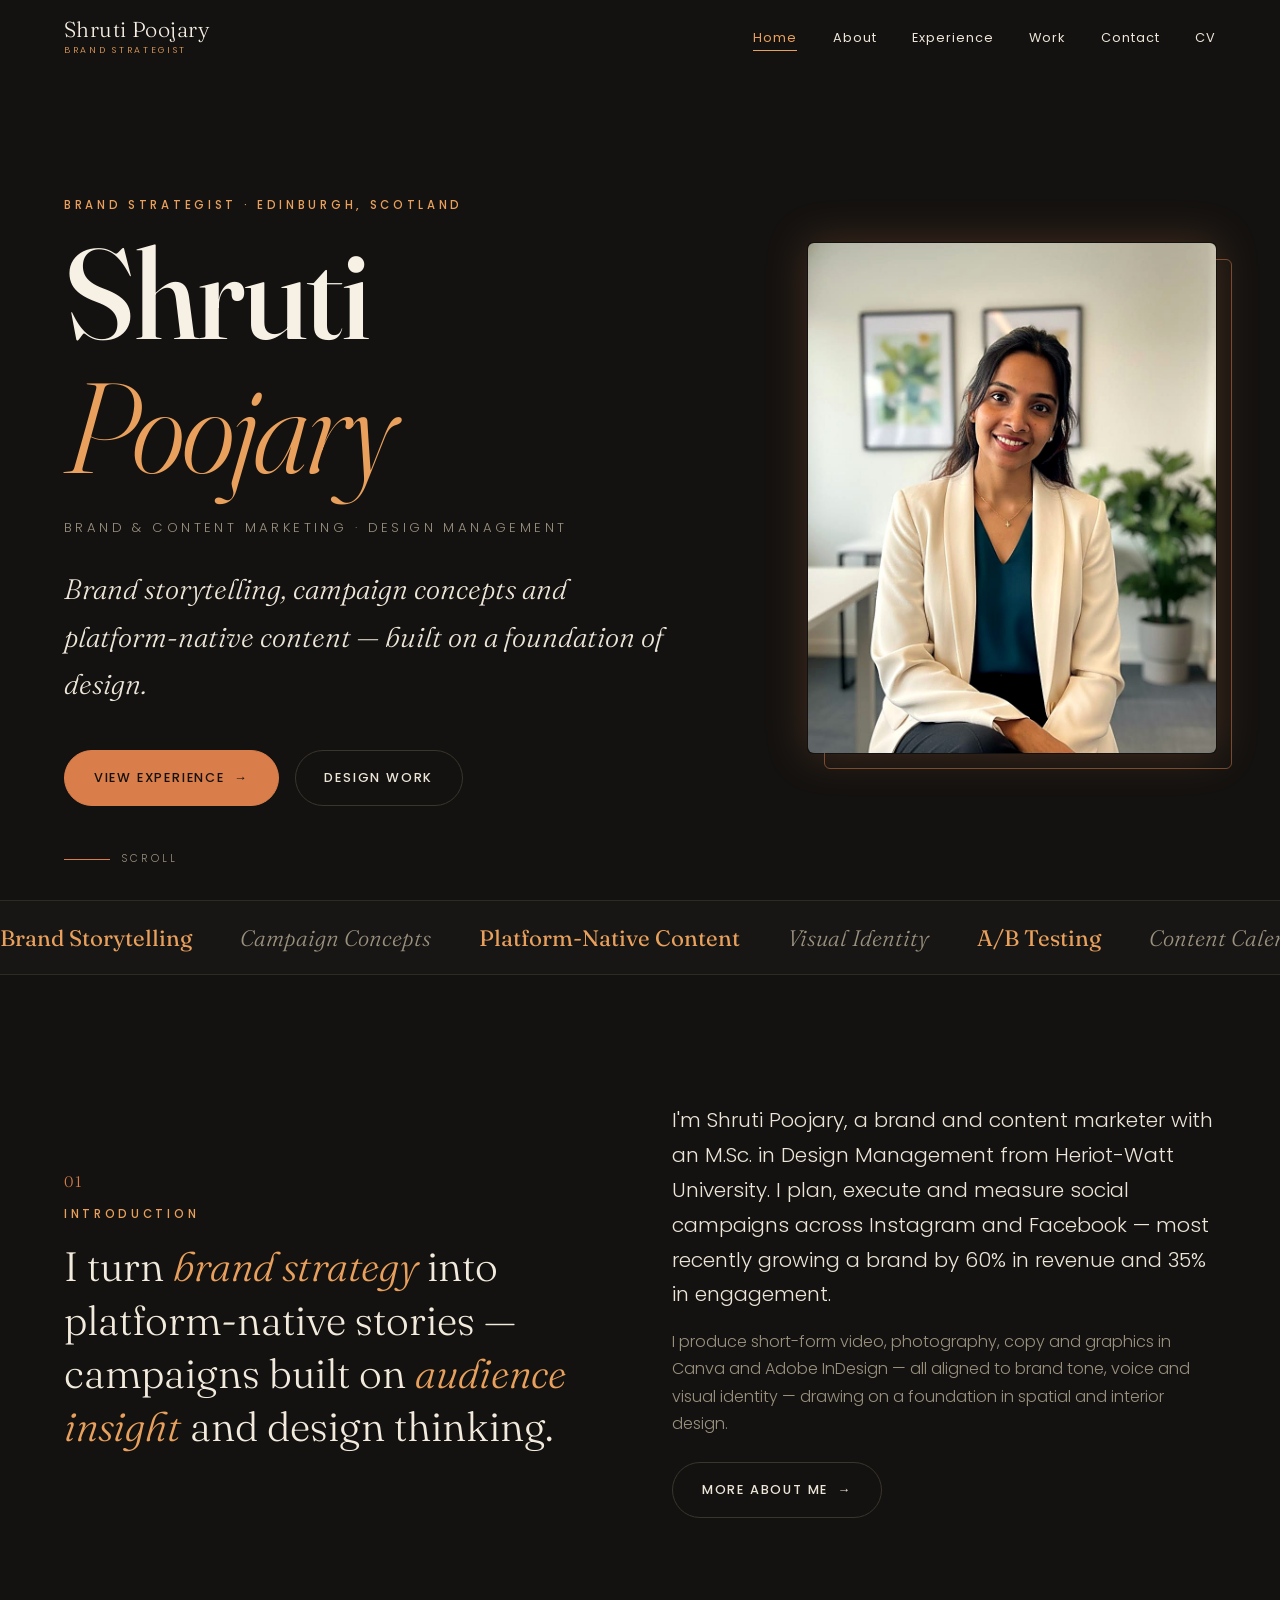
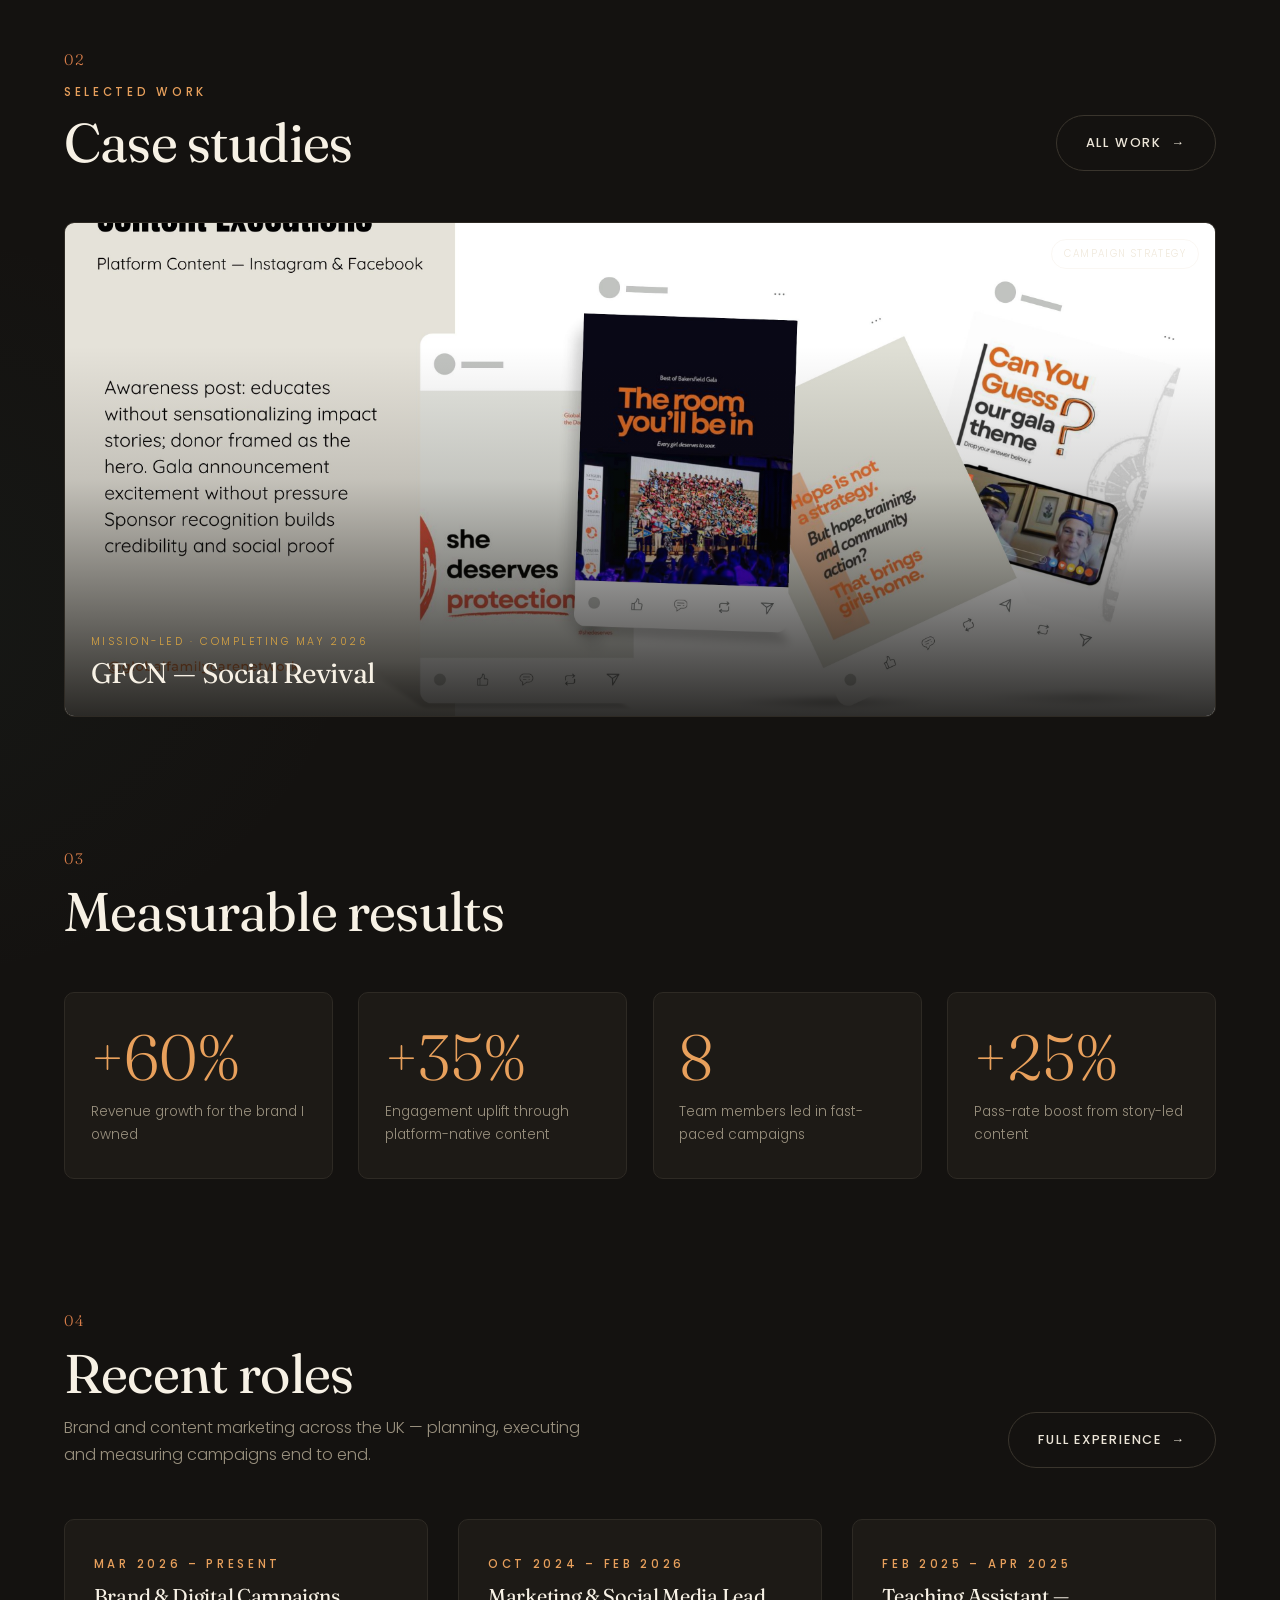
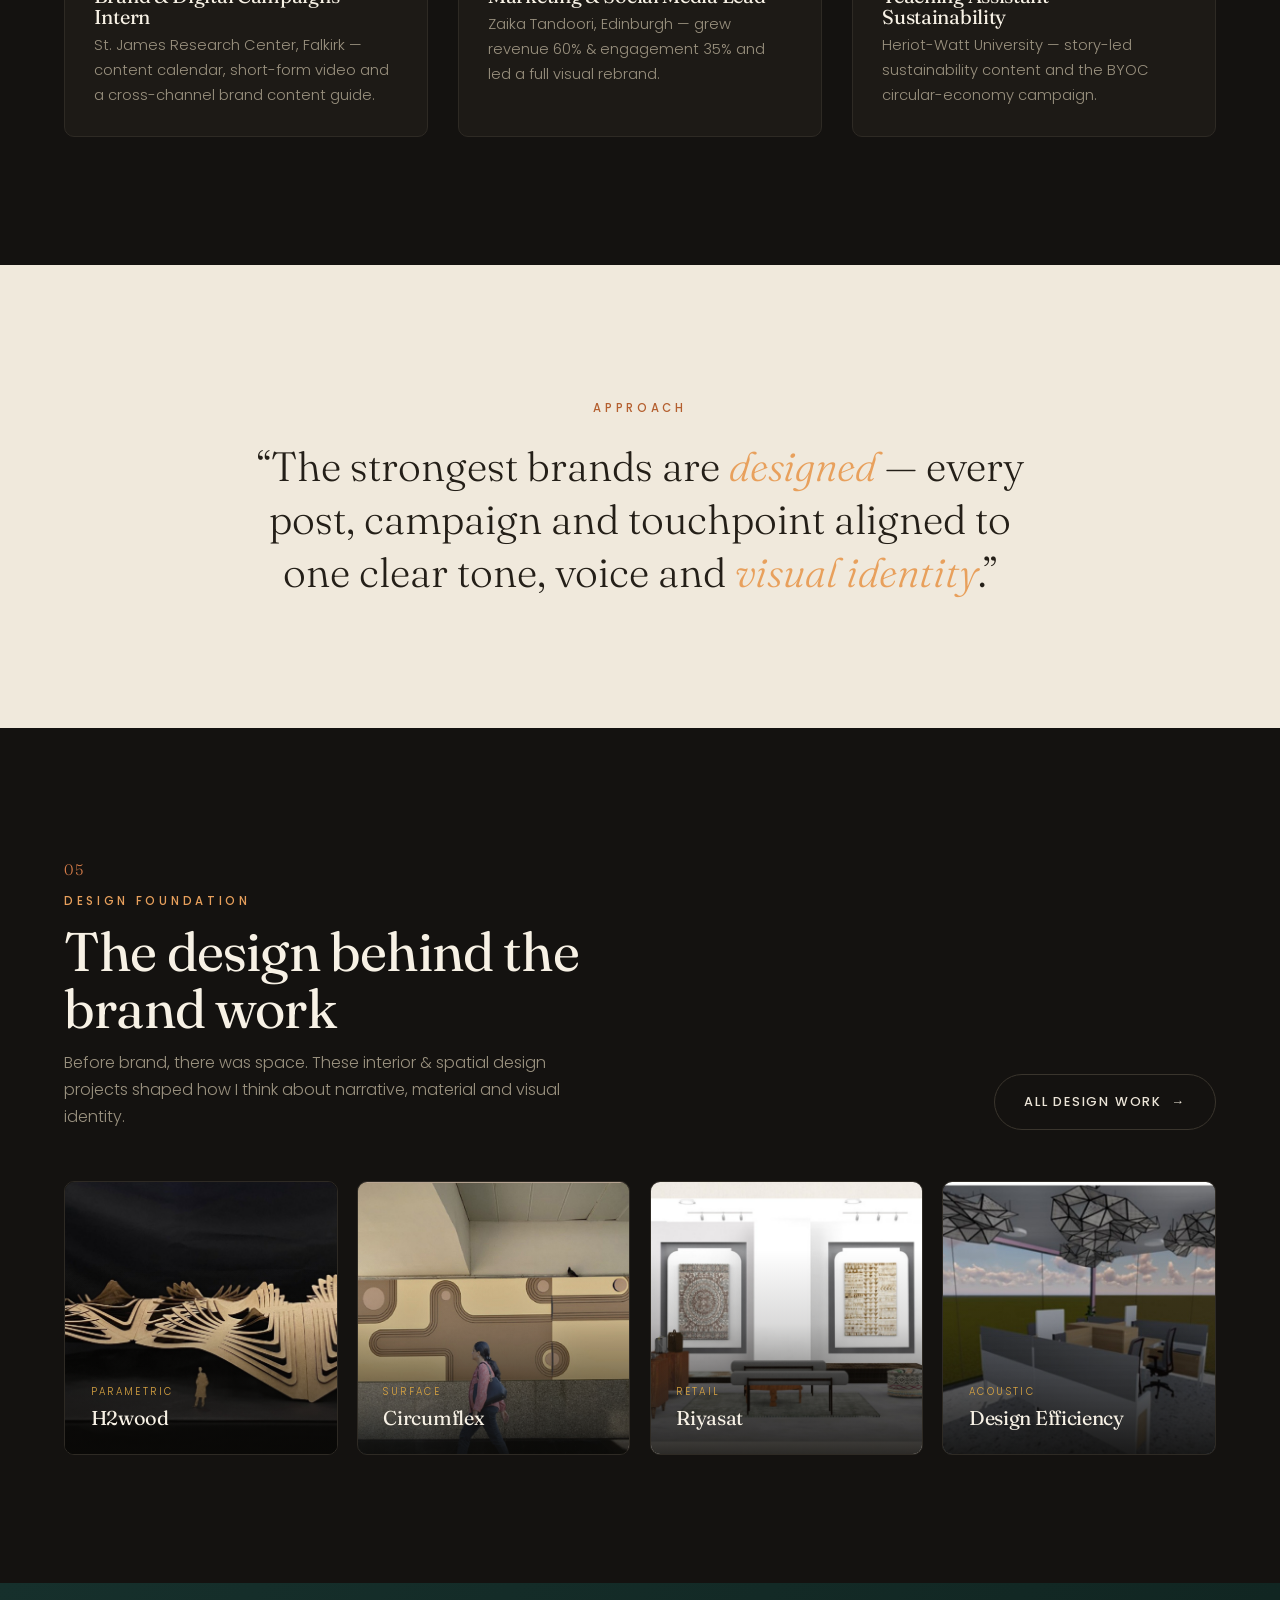
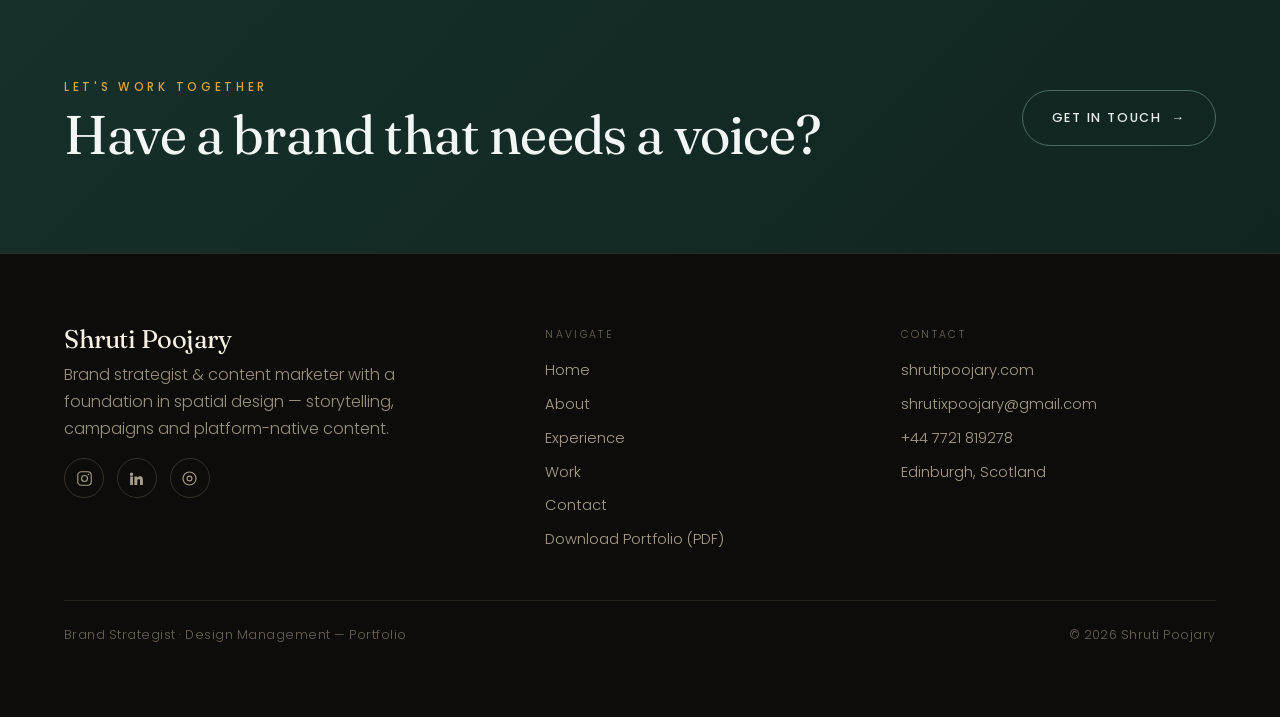
<file: index.html>
<!DOCTYPE html>
<html lang="en">
<head>
  <meta charset="UTF-8" />
  <meta name="viewport" content="width=device-width, initial-scale=1.0" />
  <title>Shruti Poojary — Brand Strategist &amp; Content Marketer</title>
  <meta name="description" content="Shruti Poojary — brand strategist and content marketer with an M.Sc. in Design Management from Heriot-Watt University. Brand storytelling, campaign concepts and platform-native content, built on a foundation in spatial design." />
  <link rel="preconnect" href="https://fonts.googleapis.com" />
  <link rel="preconnect" href="https://fonts.gstatic.com" crossorigin />
  <link href="https://fonts.googleapis.com/css2?family=Fraunces:ital,opsz,wght@0,9..144,300;0,9..144,400;0,9..144,500;1,9..144,300;1,9..144,400&family=Poppins:wght@300;400;500;600&display=swap" rel="stylesheet" />
  <link rel="stylesheet" href="css/styles.css" />
  <link rel="canonical" href="https://shrutipoojary.com/" />
  <meta property="og:type" content="website" />
  <meta property="og:site_name" content="Shruti Poojary" />
  <meta property="og:title" content="Shruti Poojary — Brand Strategist &amp; Content Marketer" />
  <meta property="og:description" content="Shruti Poojary — brand strategist and content marketer with an M.Sc. in Design Management from Heriot-Watt University. Brand storytelling, campaign concepts and platform-native content, built on a foundation in spatial design." />
  <meta property="og:url" content="https://shrutipoojary.com/" />
  <meta property="og:image" content="https://shrutipoojary.com/assets/img/og-image.jpg" />
  <meta property="og:image:width" content="1200" />
  <meta property="og:image:height" content="630" />
  <meta name="twitter:card" content="summary_large_image" />
  <meta name="twitter:title" content="Shruti Poojary — Brand Strategist &amp; Content Marketer" />
  <meta name="twitter:description" content="Shruti Poojary — brand strategist and content marketer with an M.Sc. in Design Management from Heriot-Watt University. Brand storytelling, campaign concepts and platform-native content, built on a foundation in spatial design." />
  <meta name="twitter:image" content="https://shrutipoojary.com/assets/img/og-image.jpg" />
  <link rel="icon" type="image/png" sizes="32x32" href="assets/img/favicon-32.png" />
  <link rel="apple-touch-icon" href="assets/img/apple-touch-icon.png" />
</head>
<body>
  <!-- Header -->
  <header class="site-header">
    <nav class="nav wrap" aria-label="Primary">
      <a class="brand" href="index.html">
        <span class="name">Shruti Poojary</span>
        <span class="role">Brand Strategist</span>
      </a>
      <ul class="nav-links">
        <li><a href="index.html" class="active">Home</a></li>
        <li><a href="about.html">About</a></li>
        <li><a href="experience.html">Experience</a></li>
        <li><a href="projects.html">Work</a></li>
        <li><a href="contact.html">Contact</a></li>
        <li><a href="assets/Shruti-Poojary-CV.pdf" target="_blank" rel="noopener">CV</a></li>
      </ul>
      <button class="nav-toggle" aria-label="Menu" aria-expanded="false"><span></span><span></span><span></span></button>
    </nav>
  </header>

  <main>
    <!-- Hero -->
    <section class="hero wrap">
      <div class="hero-grid">
        <div class="hero-copy">
          <span class="eyebrow reveal">Brand Strategist · Edinburgh, Scotland</span>
          <h1 class="display hero-name reveal d1">Shruti<br /><span class="it">Poojary</span></h1>
          <p class="hero-sub reveal d2">Brand &amp; Content Marketing · Design Management</p>
          <p class="hero-tagline reveal d2">Brand storytelling, campaign concepts and platform-native content — built on a foundation of design.</p>
          <div class="hero-cta reveal d3">
            <a href="experience.html" class="btn btn--solid">View Experience <span class="arr">→</span></a>
            <a href="projects.html" class="btn btn--ghost">Design Work</a>
          </div>
        </div>
        <div class="hero-media reveal d2">
          <div class="frame"><img src="assets/img/shruti-office.jpg" alt="Portrait of Shruti Poojary" /></div>
        </div>
      </div>
      <div class="scroll-cue"><span class="ln"></span> Scroll</div>
    </section>

    <!-- Marquee -->
    <div class="marquee" aria-hidden="true">
      <div class="marquee-track">
        <span><b>Brand Storytelling</b></span><span>Campaign Concepts</span><span><b>Platform-Native Content</b></span><span>Visual Identity</span><span><b>A/B Testing</b></span><span>Content Calendars</span><span><b>Short-Form Video</b></span><span>Audience Research</span>
        <span><b>Brand Storytelling</b></span><span>Campaign Concepts</span><span><b>Platform-Native Content</b></span><span>Visual Identity</span><span><b>A/B Testing</b></span><span>Content Calendars</span><span><b>Short-Form Video</b></span><span>Audience Research</span>
      </div>
    </div>

    <!-- Intro -->
    <section class="section">
      <div class="wrap intro-grid">
        <div class="reveal">
          <span class="sec-num">01</span>
          <span class="eyebrow" style="display:block; margin-top:.6rem;">Introduction</span>
          <p class="statline" style="margin-top:1rem;">I turn <em>brand strategy</em> into platform-native stories — campaigns built on <em>audience insight</em> and design thinking.</p>
        </div>
        <div class="reveal d1">
          <p class="lead">I'm Shruti Poojary, a brand and content marketer with an M.Sc. in Design Management from Heriot-Watt University. I plan, execute and measure social campaigns across Instagram and Facebook — most recently growing a brand by 60% in revenue and 35% in engagement.</p>
          <p style="margin-top:1rem;" class="muted">I produce short-form video, photography, copy and graphics in Canva and Adobe InDesign — all aligned to brand tone, voice and visual identity — drawing on a foundation in spatial and interior design.</p>
          <a href="about.html" class="btn btn--ghost" style="margin-top:1.6rem;">More about me <span class="arr">→</span></a>
        </div>
      </div>
    </section>

    <!-- Selected work -->
    <section class="section" style="padding-top:0;">
      <div class="wrap">
        <div class="sec-head">
          <div class="titles reveal">
            <span class="sec-num">02</span>
            <span class="eyebrow" style="display:block; margin-top:.6rem;">Selected Work</span>
            <h2>Case studies</h2>
          </div>
          <a href="projects.html" class="btn btn--ghost reveal d1">All work <span class="arr">→</span></a>
        </div>
        <div class="proj-grid">
          <a class="pcard reveal" href="work-gfcn.html" style="grid-column:1/-1;">
            <span class="tag">Campaign Strategy</span>
            <div class="ph" style="aspect-ratio:21/9;"><img loading="lazy" decoding="async" src="assets/deck/deck-19.jpg" alt="GFCN campaign content executions" /></div>
            <div class="meta"><span class="cat">Mission-Led · Completing May 2026</span><h3 class="pttl">GFCN — Social Revival</h3><p class="pdesc">Brand system, content funnel and fundraising campaign for a child-protection charity.</p></div>
          </a>
        </div>
      </div>
    </section>

    <!-- Brand impact metrics -->
    <section class="section" style="padding-top:0;">
      <div class="wrap">
        <div class="sec-head">
          <div class="titles reveal">
            <span class="sec-num">03</span>
            <h2>Measurable results</h2>
          </div>
        </div>
        <div class="stats">
          <div class="stat reveal"><div class="num">+60%</div><div class="lbl2">Revenue growth for the brand I owned</div></div>
          <div class="stat reveal d1"><div class="num">+35%</div><div class="lbl2">Engagement uplift through platform-native content</div></div>
          <div class="stat reveal d2"><div class="num">8</div><div class="lbl2">Team members led in fast-paced campaigns</div></div>
          <div class="stat reveal d3"><div class="num">+25%</div><div class="lbl2">Pass-rate boost from story-led content</div></div>
        </div>
      </div>
    </section>

    <!-- Experience highlight -->
    <section class="section" style="padding-top:0;">
      <div class="wrap">
        <div class="sec-head">
          <div class="titles reveal">
            <span class="sec-num">04</span>
            <h2>Recent roles</h2>
            <p class="muted" style="margin-top:.7rem; max-width:52ch;">Brand and content marketing across the UK — planning, executing and measuring campaigns end to end.</p>
          </div>
          <a href="experience.html" class="btn btn--ghost reveal d1">Full experience <span class="arr">→</span></a>
        </div>
        <div class="proj-grid three" style="grid-template-columns:repeat(auto-fit,minmax(240px,1fr));">
          <div class="hcard reveal">
            <span class="eyebrow">Mar 2026 – Present</span>
            <h3>Brand &amp; Digital Campaigns Intern</h3>
            <p class="muted">St. James Research Center, Falkirk — content calendar, short-form video and a cross-channel brand content guide.</p>
          </div>
          <div class="hcard reveal d1">
            <span class="eyebrow">Oct 2024 – Feb 2026</span>
            <h3>Marketing &amp; Social Media Lead</h3>
            <p class="muted">Zaika Tandoori, Edinburgh — grew revenue 60% &amp; engagement 35% and led a full visual rebrand.</p>
          </div>
          <div class="hcard reveal d2">
            <span class="eyebrow">Feb 2025 – Apr 2025</span>
            <h3>Teaching Assistant — Sustainability</h3>
            <p class="muted">Heriot-Watt University — story-led sustainability content and the BYOC circular-economy campaign.</p>
          </div>
        </div>
      </div>
    </section>

    <!-- Statement (inverted cream) -->
    <section class="section dark">
      <div class="wrap" style="text-align:center; max-width:900px;">
        <span class="eyebrow reveal">Approach</span>
        <p class="statline reveal d1" style="margin-top:1.2rem;">“The strongest brands are <em>designed</em> — every post, campaign and touchpoint aligned to one clear tone, voice and <em>visual identity</em>.”</p>
      </div>
    </section>

    <!-- Design Foundation -->
    <section class="section">
      <div class="wrap">
        <div class="sec-head">
          <div class="titles reveal">
            <span class="sec-num">05</span>
            <span class="eyebrow" style="display:block; margin-top:.6rem;">Design Foundation</span>
            <h2>The design behind the brand work</h2>
            <p class="muted" style="margin-top:.7rem; max-width:54ch;">Before brand, there was space. These interior &amp; spatial design projects shaped how I think about narrative, material and visual identity.</p>
          </div>
          <a href="projects.html" class="btn btn--ghost reveal d1">All design work <span class="arr">→</span></a>
        </div>
        <div class="proj-grid compact">
          <a class="pcard reveal" href="project-h2wood.html">
            <div class="ph"><img loading="lazy" decoding="async" src="assets/img/hero-h2wood.jpg" alt="H2wood double-curved parametric MDF model" /></div>
            <div class="meta"><span class="cat">Parametric</span><h3 class="pttl">H2wood</h3></div>
          </a>
          <a class="pcard reveal d1" href="project-circumflex.html">
            <div class="ph"><img loading="lazy" decoding="async" src="assets/img/hero-circumflex.jpg" alt="Circumflex metro station identity wall" /></div>
            <div class="meta"><span class="cat">Surface</span><h3 class="pttl">Circumflex</h3></div>
          </a>
          <a class="pcard reveal" href="project-riyasat.html">
            <div class="ph"><img loading="lazy" decoding="async" src="assets/img/hero-riyasat.jpg" alt="Riyasat rug and handicraft retail interior" /></div>
            <div class="meta"><span class="cat">Retail</span><h3 class="pttl">Riyasat</h3></div>
          </a>
          <a class="pcard reveal d1" href="project-efficiency.html">
            <div class="ph"><img loading="lazy" decoding="async" src="assets/img/hero-efficiency.jpg" alt="Acoustic ceiling system render" /></div>
            <div class="meta"><span class="cat">Acoustic</span><h3 class="pttl">Design Efficiency</h3></div>
          </a>
        </div>
      </div>
    </section>

    <!-- CTA -->
    <section class="section dark teal" style="padding-block:clamp(3.5rem,7vw,6rem);">
      <div class="wrap" style="display:flex; align-items:center; justify-content:space-between; gap:1.5rem; flex-wrap:wrap;">
        <div class="reveal"><span class="eyebrow">Let's work together</span><h2 style="margin-top:.4rem;">Have a brand that needs a voice?</h2></div>
        <a href="contact.html" class="btn reveal d1">Get in touch <span class="arr">→</span></a>
      </div>
    </section>
  </main>

  <!-- Footer -->
  <footer class="site-footer">
    <div class="wrap">
      <div class="footer-grid">
        <div class="foot-col">
          <h4>Shruti Poojary</h4>
          <p class="muted" style="max-width:34ch;">Brand strategist &amp; content marketer with a foundation in spatial design — storytelling, campaigns and platform-native content.</p>
          <div class="socials">
            <a href="https://instagram.com/shrutixpoojary" target="_blank" rel="noopener" aria-label="Instagram">
              <svg width="17" height="17" viewBox="0 0 24 24" fill="none" stroke="currentColor" stroke-width="1.6"><rect x="2.5" y="2.5" width="19" height="19" rx="5"/><circle cx="12" cy="12" r="4.2"/><circle cx="17.6" cy="6.4" r="1.1" fill="currentColor" stroke="none"/></svg>
            </a>
            <a href="https://www.linkedin.com/in/shrutixpoojary" target="_blank" rel="noopener" aria-label="LinkedIn">
              <svg width="17" height="17" viewBox="0 0 24 24" fill="currentColor"><path d="M4.98 3.5a2.5 2.5 0 1 1 0 5 2.5 2.5 0 0 1 0-5zM3 9h4v12H3zM9 9h3.8v1.7h.05c.53-1 1.8-2.05 3.7-2.05 3.96 0 4.45 2.6 4.45 6V21h-4v-5.3c0-1.26-.02-2.9-1.77-2.9-1.77 0-2.04 1.38-2.04 2.8V21H9z"/></svg>
            </a>
            <a href="https://issuu.com/shrutixpoojary" target="_blank" rel="noopener" aria-label="Issuu">
              <svg width="17" height="17" viewBox="0 0 24 24" fill="none" stroke="currentColor" stroke-width="1.6"><circle cx="12" cy="12" r="9.2"/><circle cx="12" cy="12" r="3.4"/></svg>
            </a>
          </div>
        </div>
        <div class="foot-col">
          <p class="lbl">Navigate</p>
          <ul>
            <li><a href="index.html">Home</a></li>
            <li><a href="about.html">About</a></li>
            <li><a href="experience.html">Experience</a></li>
            <li><a href="projects.html">Work</a></li>
            <li><a href="contact.html">Contact</a></li>
            <li><a href="assets/Shruti-Poojary-Portfolio.pdf" target="_blank" rel="noopener">Download Portfolio (PDF)</a></li>
          </ul>
        </div>
        <div class="foot-col">
          <p class="lbl">Contact</p>
          <ul>
            <li><a href="https://shrutipoojary.com" target="_blank" rel="noopener">shrutipoojary.com</a></li><li><a href="mailto:shrutixpoojary@gmail.com">shrutixpoojary@gmail.com</a></li>
            <li><a href="tel:+447721819278">+44 7721 819278</a></li>
            <li>Edinburgh, Scotland</li>
          </ul>
        </div>
      </div>
      <div class="foot-bottom">
        <span>Brand Strategist · Design Management — Portfolio</span>
        <span>© <span data-year>2026</span> Shruti Poojary</span>
      </div>
    </div>
  </footer>

  <script src="js/main.js"></script>
</body>
</html>
</file>
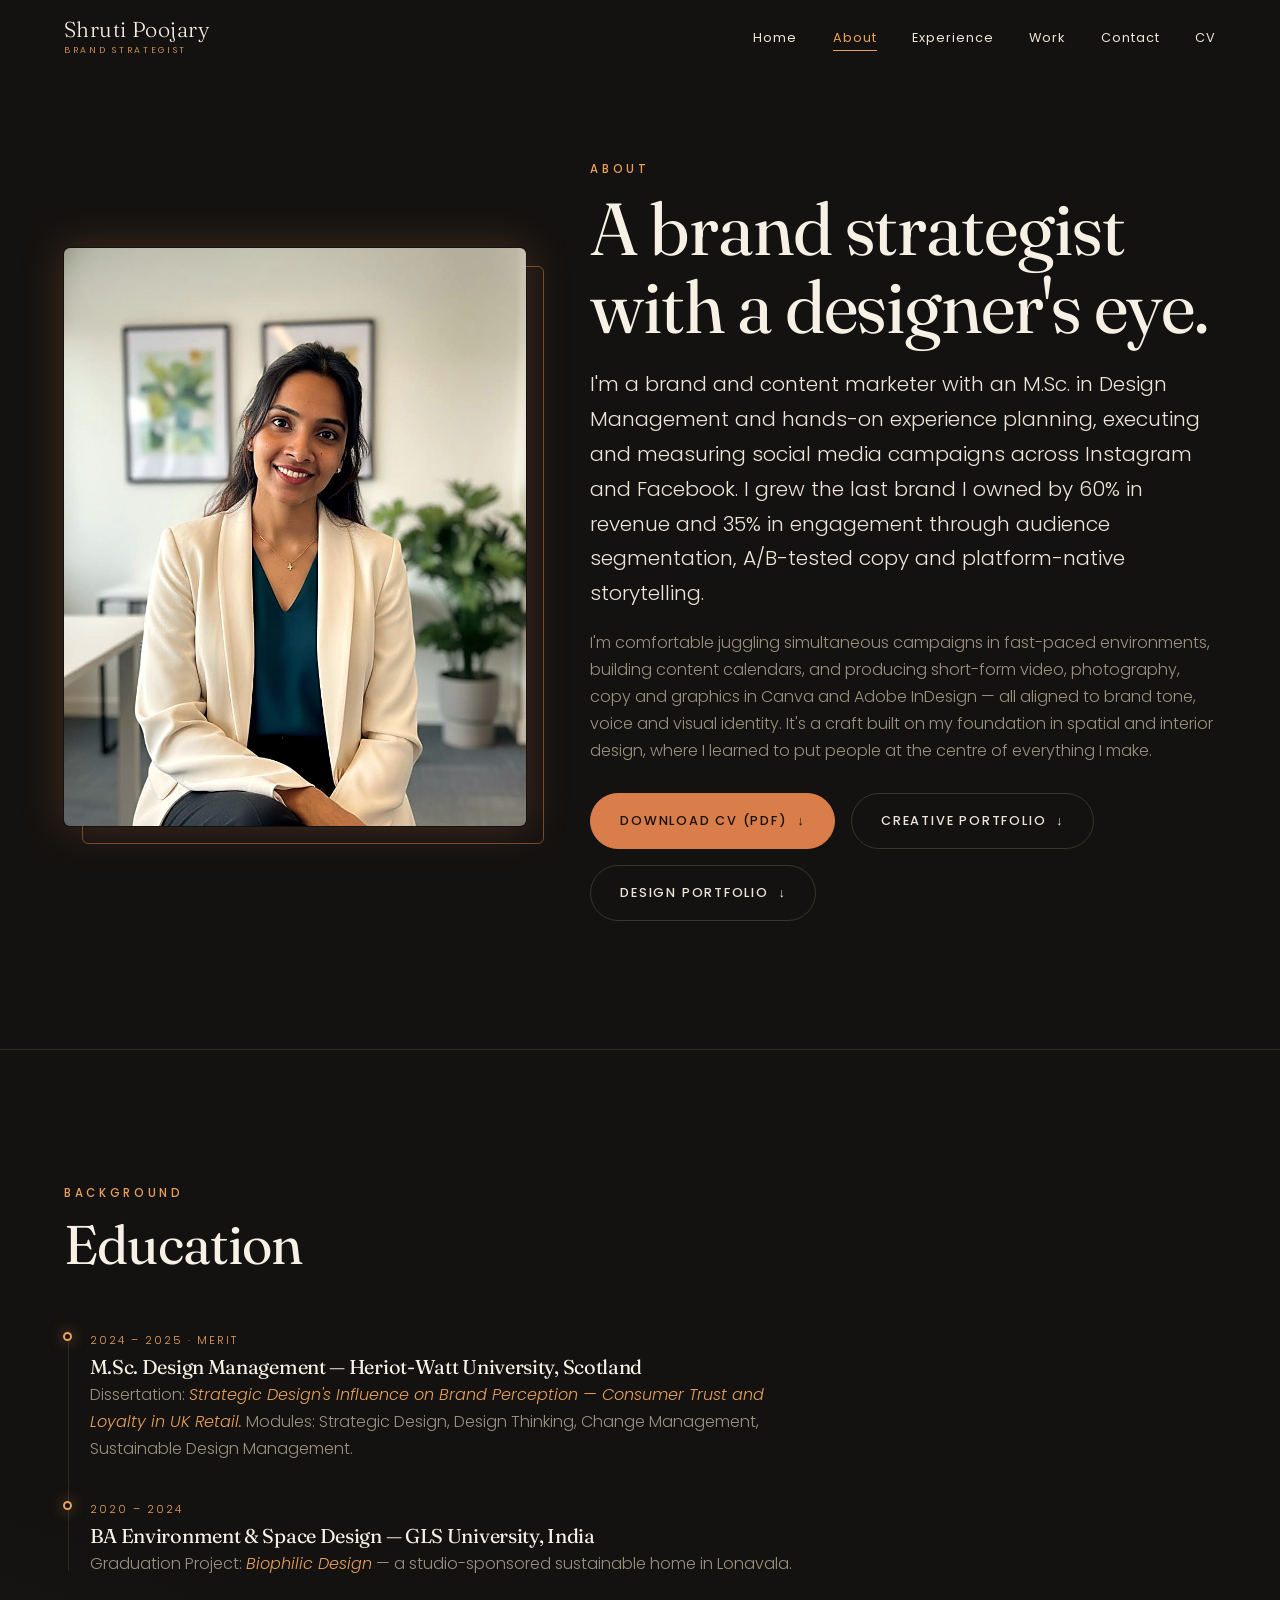
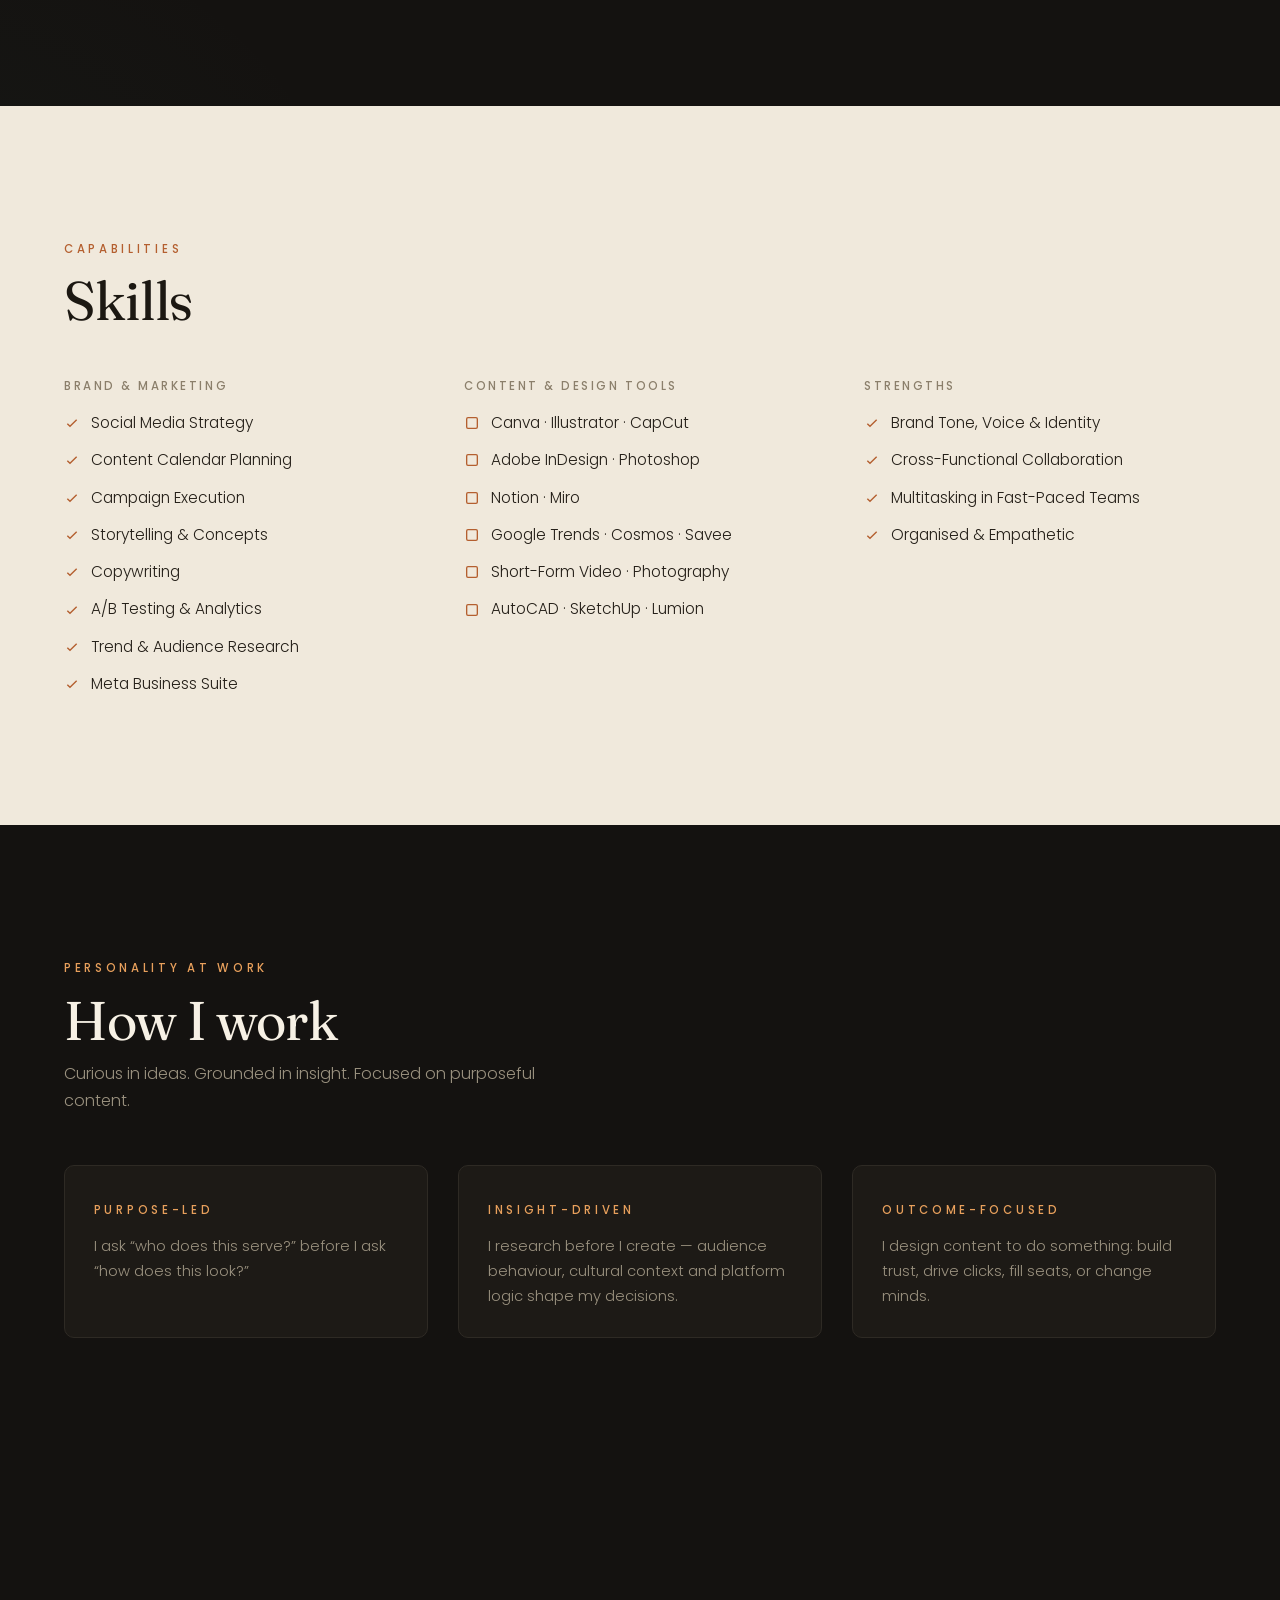
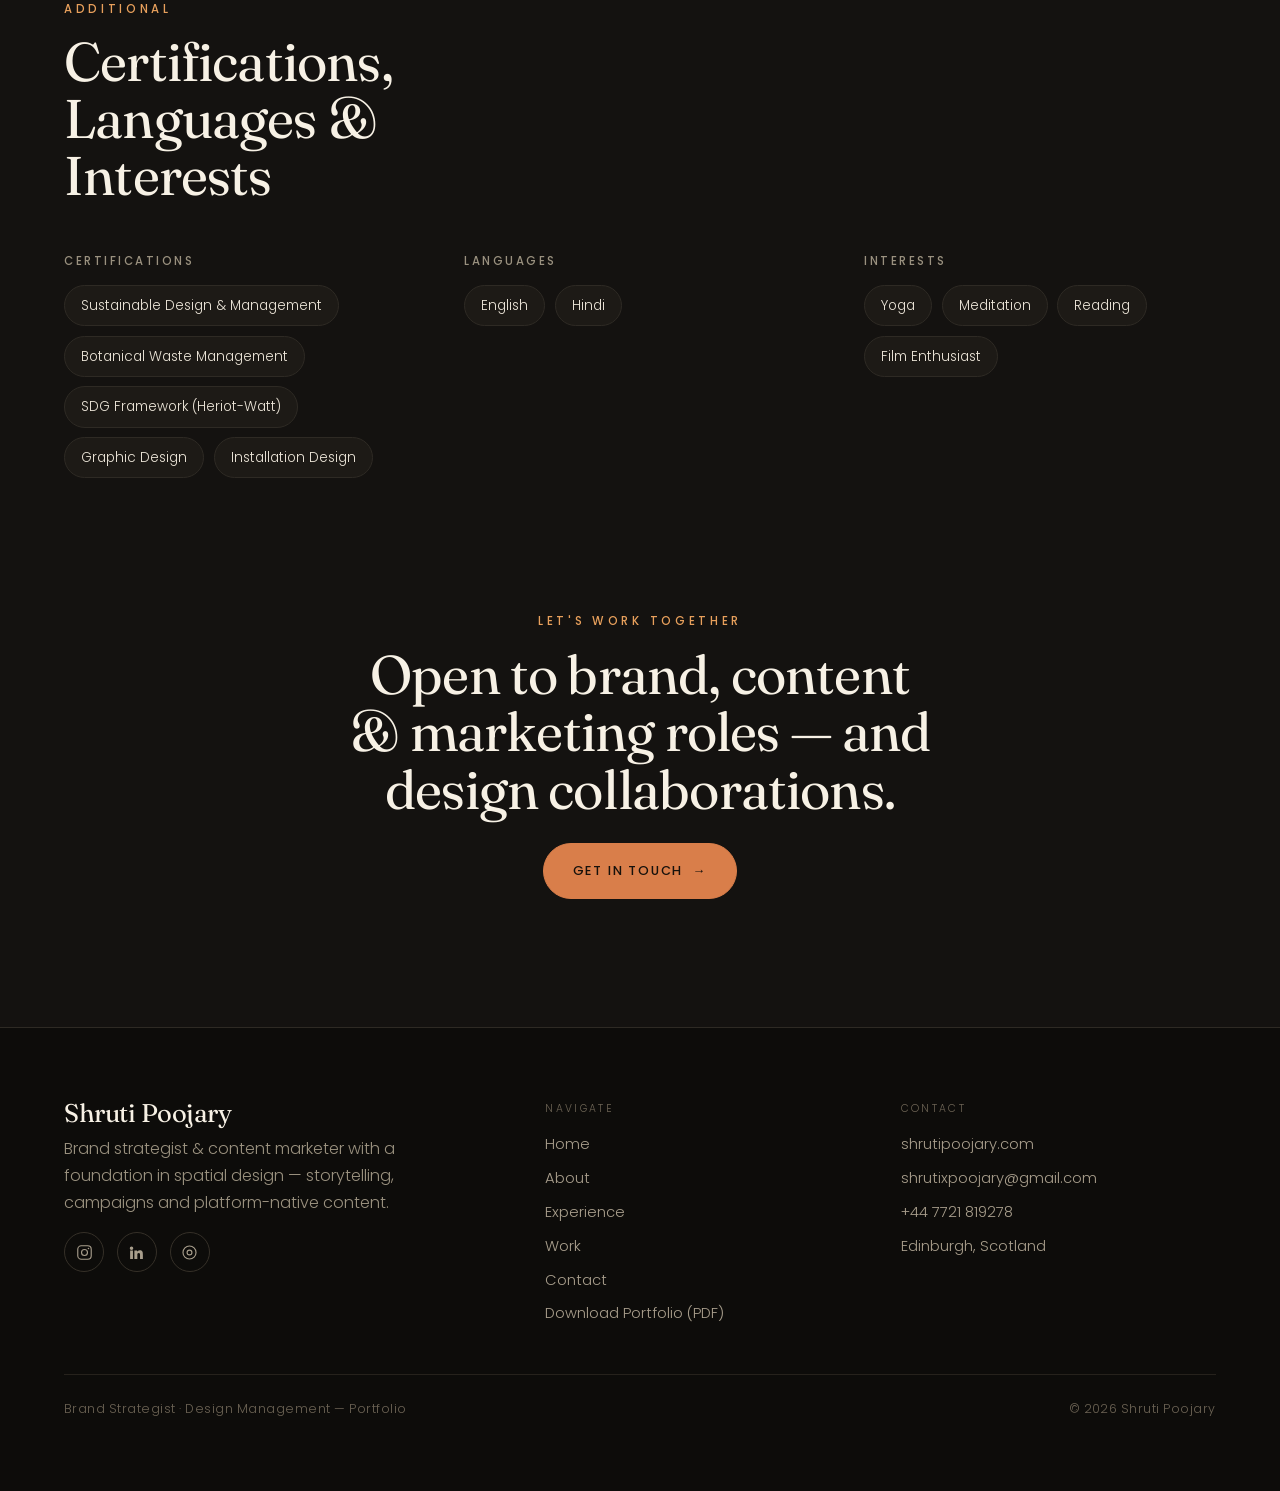
<file: about.html>
<!DOCTYPE html>
<html lang="en">
<head>
  <meta charset="UTF-8" />
  <meta name="viewport" content="width=device-width, initial-scale=1.0" />
  <title>About — Shruti Poojary</title>
  <meta name="description" content="About Shruti Poojary — a brand and content marketer with an M.Sc. in Design Management (Merit) from Heriot-Watt University and a BA in Environment & Space Design. Skills, education, certifications and languages." />
  <link rel="preconnect" href="https://fonts.googleapis.com" />
  <link rel="preconnect" href="https://fonts.gstatic.com" crossorigin />
  <link href="https://fonts.googleapis.com/css2?family=Fraunces:ital,opsz,wght@0,9..144,300;0,9..144,400;0,9..144,500;1,9..144,300;1,9..144,400&family=Poppins:wght@300;400;500;600&display=swap" rel="stylesheet" />
  <link rel="stylesheet" href="css/styles.css" />
  <link rel="canonical" href="https://shrutipoojary.com/about.html" />
  <meta property="og:type" content="website" />
  <meta property="og:site_name" content="Shruti Poojary" />
  <meta property="og:title" content="About — Shruti Poojary" />
  <meta property="og:description" content="About Shruti Poojary — a brand and content marketer with an M.Sc. in Design Management (Merit) from Heriot-Watt University and a BA in Environment & Space Design. Skills, education, certifications and languages." />
  <meta property="og:url" content="https://shrutipoojary.com/about.html" />
  <meta property="og:image" content="https://shrutipoojary.com/assets/img/og-image.jpg" />
  <meta property="og:image:width" content="1200" />
  <meta property="og:image:height" content="630" />
  <meta name="twitter:card" content="summary_large_image" />
  <meta name="twitter:title" content="About — Shruti Poojary" />
  <meta name="twitter:description" content="About Shruti Poojary — a brand and content marketer with an M.Sc. in Design Management (Merit) from Heriot-Watt University and a BA in Environment & Space Design. Skills, education, certifications and languages." />
  <meta name="twitter:image" content="https://shrutipoojary.com/assets/img/og-image.jpg" />
  <link rel="icon" type="image/png" sizes="32x32" href="assets/img/favicon-32.png" />
  <link rel="apple-touch-icon" href="assets/img/apple-touch-icon.png" />
</head>
<body>
  <header class="site-header">
    <nav class="nav wrap" aria-label="Primary">
      <a class="brand" href="index.html"><span class="name">Shruti Poojary</span><span class="role">Brand Strategist</span></a>
      <ul class="nav-links">
        <li><a href="index.html">Home</a></li>
        <li><a href="about.html" class="active">About</a></li>
        <li><a href="experience.html">Experience</a></li><li><a href="projects.html">Work</a></li>
        <li><a href="contact.html">Contact</a></li>
        <li><a href="assets/Shruti-Poojary-CV.pdf" target="_blank" rel="noopener">CV</a></li>
      </ul>
      <button class="nav-toggle" aria-label="Menu" aria-expanded="false"><span></span><span></span><span></span></button>
    </nav>
  </header>

  <main>
    <!-- About hero -->
    <section class="section" style="padding-top:clamp(7rem,12vw,10rem);">
      <div class="wrap about-hero">
        <div class="portrait reveal">
          <img src="assets/img/shruti-office.jpg" alt="Portrait of Shruti Poojary" />
        </div>
        <div class="reveal d1">
          <span class="eyebrow">About</span>
          <h1 style="margin:.6rem 0 1.4rem;">A brand strategist with a designer's eye.</h1>
          <p class="lead">I'm a brand and content marketer with an M.Sc. in Design Management and hands-on experience planning, executing and measuring social media campaigns across Instagram and Facebook. I grew the last brand I owned by 60% in revenue and 35% in engagement through audience segmentation, A/B-tested copy and platform-native storytelling.</p>
          <p style="margin-top:1.1rem;" class="muted">I'm comfortable juggling simultaneous campaigns in fast-paced environments, building content calendars, and producing short-form video, photography, copy and graphics in Canva and Adobe InDesign — all aligned to brand tone, voice and visual identity. It's a craft built on my foundation in spatial and interior design, where I learned to put people at the centre of everything I make.</p>
          <div style="display:flex; gap:1rem; flex-wrap:wrap; margin-top:1.8rem;">
            <a href="assets/Shruti-Poojary-CV.pdf" target="_blank" rel="noopener" class="btn btn--solid">Download CV (PDF) <span class="arr">↓</span></a>
            <a href="assets/Shruti-Poojary-Creative-Portfolio.pdf" target="_blank" rel="noopener" class="btn btn--ghost">Creative Portfolio <span class="arr">↓</span></a>
            <a href="assets/Shruti-Poojary-Portfolio.pdf" target="_blank" rel="noopener" class="btn btn--ghost">Design Portfolio <span class="arr">↓</span></a>
          </div>
        </div>
      </div>
    </section>

    <hr class="divider wrap" />

    <!-- Education -->
    <section class="section">
      <div class="wrap">
        <div class="sec-head"><div class="titles reveal"><span class="eyebrow">Background</span><h2>Education</h2></div></div>
        <ul class="timeline" style="max-width:760px;">
          <li class="reveal">
            <span class="yr">2024 – 2025 · Merit</span>
            <h4>M.Sc. Design Management — Heriot-Watt University, Scotland</h4>
            <p class="muted">Dissertation: <em>Strategic Design's Influence on Brand Perception — Consumer Trust and Loyalty in UK Retail.</em> Modules: Strategic Design, Design Thinking, Change Management, Sustainable Design Management.</p>
          </li>
          <li class="reveal d1">
            <span class="yr">2020 – 2024</span>
            <h4>BA Environment &amp; Space Design — GLS University, India</h4>
            <p class="muted">Graduation Project: <em>Biophilic Design</em> — a studio-sponsored sustainable home in Lonavala.</p>
          </li>
        </ul>
      </div>
    </section>

    <!-- Skills -->
    <section class="section dark">
      <div class="wrap">
        <div class="sec-head"><div class="titles reveal"><span class="eyebrow">Capabilities</span><h2>Skills</h2></div></div>
        <div class="skill-cols">
          <div class="reveal">
            <h4>Brand &amp; Marketing</h4>
            <ul>
              <li><svg width="16" height="16" viewBox="0 0 24 24" fill="none" stroke="currentColor" stroke-width="2"><path d="M5 13l4 4L19 7"/></svg> Social Media Strategy</li>
              <li><svg width="16" height="16" viewBox="0 0 24 24" fill="none" stroke="currentColor" stroke-width="2"><path d="M5 13l4 4L19 7"/></svg> Content Calendar Planning</li>
              <li><svg width="16" height="16" viewBox="0 0 24 24" fill="none" stroke="currentColor" stroke-width="2"><path d="M5 13l4 4L19 7"/></svg> Campaign Execution</li>
              <li><svg width="16" height="16" viewBox="0 0 24 24" fill="none" stroke="currentColor" stroke-width="2"><path d="M5 13l4 4L19 7"/></svg> Storytelling &amp; Concepts</li>
              <li><svg width="16" height="16" viewBox="0 0 24 24" fill="none" stroke="currentColor" stroke-width="2"><path d="M5 13l4 4L19 7"/></svg> Copywriting</li>
              <li><svg width="16" height="16" viewBox="0 0 24 24" fill="none" stroke="currentColor" stroke-width="2"><path d="M5 13l4 4L19 7"/></svg> A/B Testing &amp; Analytics</li>
              <li><svg width="16" height="16" viewBox="0 0 24 24" fill="none" stroke="currentColor" stroke-width="2"><path d="M5 13l4 4L19 7"/></svg> Trend &amp; Audience Research</li>
              <li><svg width="16" height="16" viewBox="0 0 24 24" fill="none" stroke="currentColor" stroke-width="2"><path d="M5 13l4 4L19 7"/></svg> Meta Business Suite</li>
            </ul>
          </div>
          <div class="reveal d1">
            <h4>Content &amp; Design Tools</h4>
            <ul>
              <li><svg width="16" height="16" viewBox="0 0 24 24" fill="none" stroke="currentColor" stroke-width="2"><rect x="4" y="4" width="16" height="16" rx="2"/></svg> Canva · Illustrator · CapCut</li>
              <li><svg width="16" height="16" viewBox="0 0 24 24" fill="none" stroke="currentColor" stroke-width="2"><rect x="4" y="4" width="16" height="16" rx="2"/></svg> Adobe InDesign · Photoshop</li>
              <li><svg width="16" height="16" viewBox="0 0 24 24" fill="none" stroke="currentColor" stroke-width="2"><rect x="4" y="4" width="16" height="16" rx="2"/></svg> Notion · Miro</li>
              <li><svg width="16" height="16" viewBox="0 0 24 24" fill="none" stroke="currentColor" stroke-width="2"><rect x="4" y="4" width="16" height="16" rx="2"/></svg> Google Trends · Cosmos · Savee</li>
              <li><svg width="16" height="16" viewBox="0 0 24 24" fill="none" stroke="currentColor" stroke-width="2"><rect x="4" y="4" width="16" height="16" rx="2"/></svg> Short-Form Video · Photography</li>
              <li><svg width="16" height="16" viewBox="0 0 24 24" fill="none" stroke="currentColor" stroke-width="2"><rect x="4" y="4" width="16" height="16" rx="2"/></svg> AutoCAD · SketchUp · Lumion</li>
            </ul>
          </div>
          <div class="reveal d2">
            <h4>Strengths</h4>
            <ul>
              <li><svg width="16" height="16" viewBox="0 0 24 24" fill="none" stroke="currentColor" stroke-width="2"><path d="M5 13l4 4L19 7"/></svg> Brand Tone, Voice &amp; Identity</li>
              <li><svg width="16" height="16" viewBox="0 0 24 24" fill="none" stroke="currentColor" stroke-width="2"><path d="M5 13l4 4L19 7"/></svg> Cross-Functional Collaboration</li>
              <li><svg width="16" height="16" viewBox="0 0 24 24" fill="none" stroke="currentColor" stroke-width="2"><path d="M5 13l4 4L19 7"/></svg> Multitasking in Fast-Paced Teams</li>
              <li><svg width="16" height="16" viewBox="0 0 24 24" fill="none" stroke="currentColor" stroke-width="2"><path d="M5 13l4 4L19 7"/></svg> Organised &amp; Empathetic</li>
            </ul>
          </div>
        </div>
      </div>
    </section>

    <!-- How I work -->
    <section class="section">
      <div class="wrap">
        <div class="sec-head"><div class="titles reveal"><span class="eyebrow">Personality at work</span><h2>How I work</h2><p class="muted" style="margin-top:.7rem;">Curious in ideas. Grounded in insight. Focused on purposeful content.</p></div></div>
        <div class="proj-grid three" style="grid-template-columns:repeat(auto-fit,minmax(240px,1fr));">
          <div class="hcard reveal">
            <span class="eyebrow">Purpose-Led</span>
            <p class="muted" style="margin-top:.7rem;">I ask “who does this serve?” before I ask “how does this look?”</p>
          </div>
          <div class="hcard reveal d1">
            <span class="eyebrow">Insight-Driven</span>
            <p class="muted" style="margin-top:.7rem;">I research before I create — audience behaviour, cultural context and platform logic shape my decisions.</p>
          </div>
          <div class="hcard reveal d2">
            <span class="eyebrow">Outcome-Focused</span>
            <p class="muted" style="margin-top:.7rem;">I design content to do something: build trust, drive clicks, fill seats, or change minds.</p>
          </div>
        </div>
      </div>
    </section>

    <!-- Additional -->
    <section class="section">
      <div class="wrap">
        <div class="sec-head"><div class="titles reveal"><span class="eyebrow">Additional</span><h2>Certifications, Languages &amp; Interests</h2></div></div>
        <div class="skill-cols">
          <div class="reveal">
            <h4>Certifications</h4>
            <div class="badges">
              <span>Sustainable Design &amp; Management</span><span>Botanical Waste Management</span><span>SDG Framework (Heriot-Watt)</span><span>Graphic Design</span><span>Installation Design</span>
            </div>
          </div>
          <div class="reveal d1">
            <h4>Languages</h4>
            <div class="badges"><span>English</span><span>Hindi</span></div>
          </div>
          <div class="reveal d2">
            <h4>Interests</h4>
            <div class="badges"><span>Yoga</span><span>Meditation</span><span>Reading</span><span>Film Enthusiast</span></div>
          </div>
        </div>
      </div>
    </section>

    <!-- CTA -->
    <section class="section" style="padding-top:0;">
      <div class="wrap" style="text-align:center; max-width:720px;">
        <span class="eyebrow reveal">Let's work together</span>
        <h2 class="reveal d1" style="margin:.8rem 0 1.6rem;">Open to brand, content &amp; marketing roles — and design collaborations.</h2>
        <a href="contact.html" class="btn btn--solid reveal d2">Get in touch <span class="arr">→</span></a>
      </div>
    </section>
  </main>

  <footer class="site-footer">
    <div class="wrap">
      <div class="footer-grid">
        <div class="foot-col">
          <h4>Shruti Poojary</h4>
          <p class="muted" style="max-width:34ch;">Brand strategist &amp; content marketer with a foundation in spatial design — storytelling, campaigns and platform-native content.</p>
          <div class="socials">
            <a href="https://instagram.com/shrutixpoojary" target="_blank" rel="noopener" aria-label="Instagram"><svg width="17" height="17" viewBox="0 0 24 24" fill="none" stroke="currentColor" stroke-width="1.6"><rect x="2.5" y="2.5" width="19" height="19" rx="5"/><circle cx="12" cy="12" r="4.2"/><circle cx="17.6" cy="6.4" r="1.1" fill="currentColor" stroke="none"/></svg></a>
            <a href="https://www.linkedin.com/in/shrutixpoojary" target="_blank" rel="noopener" aria-label="LinkedIn"><svg width="17" height="17" viewBox="0 0 24 24" fill="currentColor"><path d="M4.98 3.5a2.5 2.5 0 1 1 0 5 2.5 2.5 0 0 1 0-5zM3 9h4v12H3zM9 9h3.8v1.7h.05c.53-1 1.8-2.05 3.7-2.05 3.96 0 4.45 2.6 4.45 6V21h-4v-5.3c0-1.26-.02-2.9-1.77-2.9-1.77 0-2.04 1.38-2.04 2.8V21H9z"/></svg></a><a href="https://issuu.com/shrutixpoojary" target="_blank" rel="noopener" aria-label="Issuu"><svg width="17" height="17" viewBox="0 0 24 24" fill="none" stroke="currentColor" stroke-width="1.6"><circle cx="12" cy="12" r="9.2"/><circle cx="12" cy="12" r="3.4"/></svg></a>
          </div>
        </div>
        <div class="foot-col">
          <p class="lbl">Navigate</p>
          <ul><li><a href="index.html">Home</a></li><li><a href="about.html">About</a></li><li><a href="experience.html">Experience</a></li><li><a href="projects.html">Work</a></li><li><a href="contact.html">Contact</a></li><li><a href="assets/Shruti-Poojary-Portfolio.pdf" target="_blank" rel="noopener">Download Portfolio (PDF)</a></li></ul>
        </div>
        <div class="foot-col">
          <p class="lbl">Contact</p>
          <ul><li><a href="https://shrutipoojary.com" target="_blank" rel="noopener">shrutipoojary.com</a></li><li><a href="mailto:shrutixpoojary@gmail.com">shrutixpoojary@gmail.com</a></li><li><a href="tel:+447721819278">+44 7721 819278</a></li><li>Edinburgh, Scotland</li></ul>
        </div>
      </div>
      <div class="foot-bottom"><span>Brand Strategist · Design Management — Portfolio</span><span>© <span data-year>2023</span> Shruti Poojary</span></div>
    </div>
  </footer>
  <script src="js/main.js"></script>
</body>
</html>
</file>
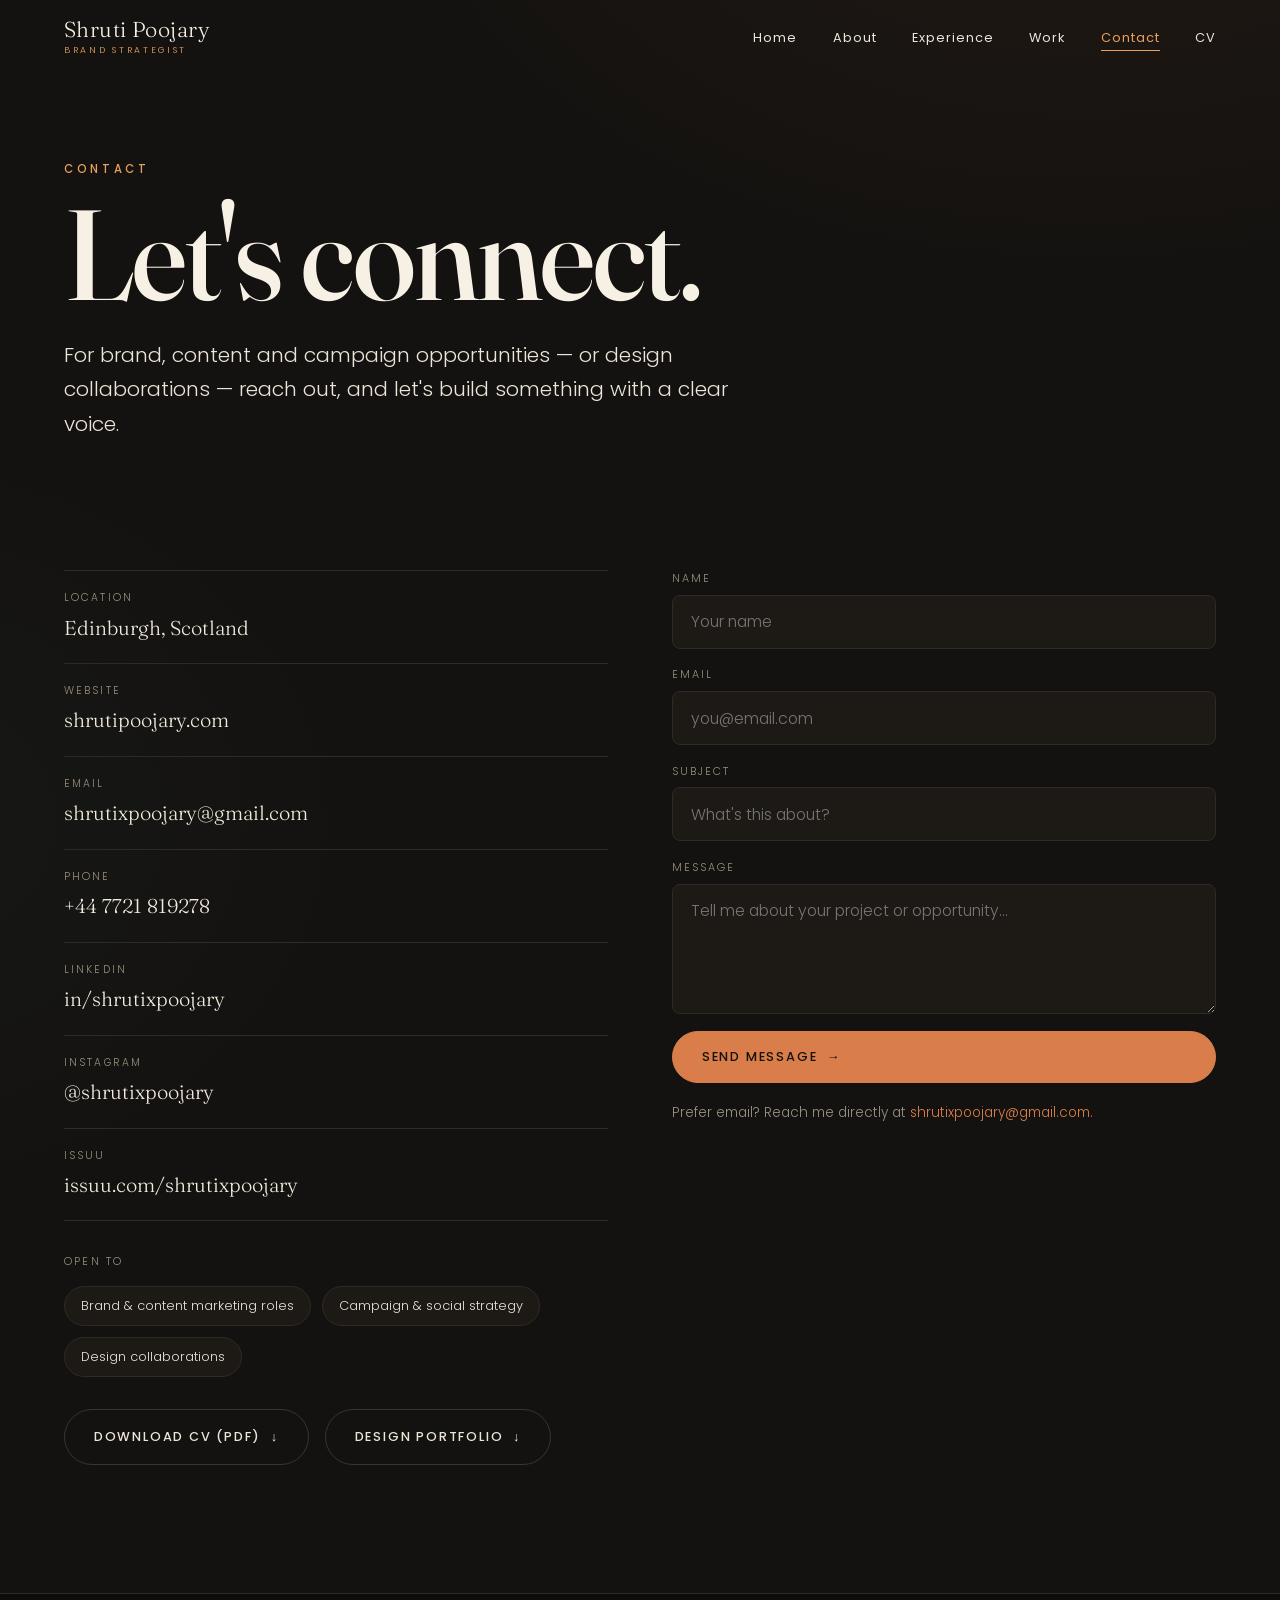
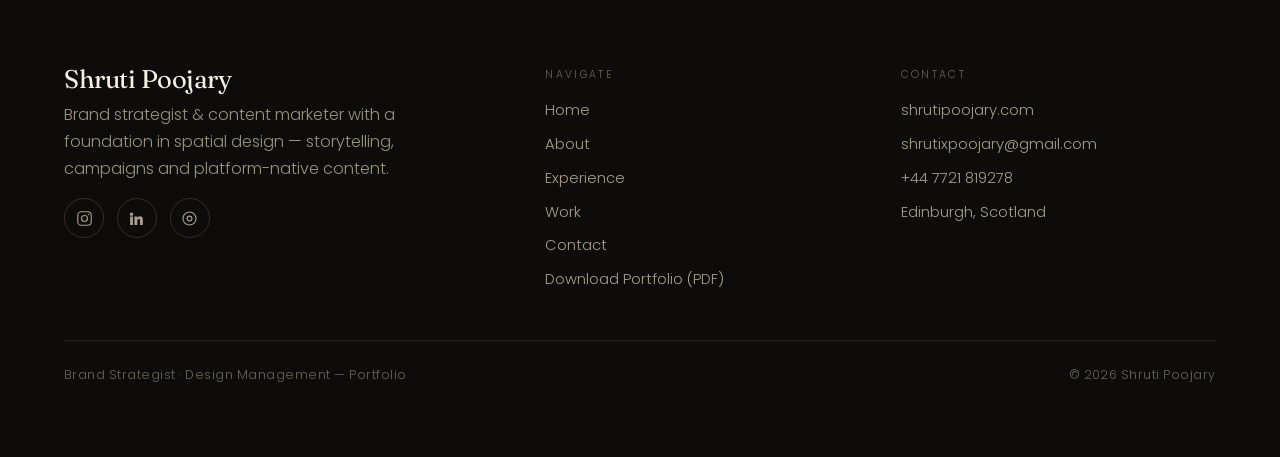
<file: contact.html>
<!DOCTYPE html>
<html lang="en">
<head>
  <meta charset="UTF-8" />
  <meta name="viewport" content="width=device-width, initial-scale=1.0" />
  <title>Contact — Shruti Poojary</title>
  <meta name="description" content="Get in touch with Shruti Poojary for collaborations, internships, junior designer roles, and academic or freelance interior / spatial design projects." />
  <link rel="preconnect" href="https://fonts.googleapis.com" />
  <link rel="preconnect" href="https://fonts.gstatic.com" crossorigin />
  <link href="https://fonts.googleapis.com/css2?family=Fraunces:ital,opsz,wght@0,9..144,300;0,9..144,400;0,9..144,500;1,9..144,300;1,9..144,400&family=Poppins:wght@300;400;500;600&display=swap" rel="stylesheet" />
  <link rel="stylesheet" href="css/styles.css" />
  <link rel="canonical" href="https://shrutipoojary.com/contact.html" />
  <meta property="og:type" content="website" />
  <meta property="og:site_name" content="Shruti Poojary" />
  <meta property="og:title" content="Contact — Shruti Poojary" />
  <meta property="og:description" content="Get in touch with Shruti Poojary for collaborations, internships, junior designer roles, and academic or freelance interior / spatial design projects." />
  <meta property="og:url" content="https://shrutipoojary.com/contact.html" />
  <meta property="og:image" content="https://shrutipoojary.com/assets/img/og-image.jpg" />
  <meta property="og:image:width" content="1200" />
  <meta property="og:image:height" content="630" />
  <meta name="twitter:card" content="summary_large_image" />
  <meta name="twitter:title" content="Contact — Shruti Poojary" />
  <meta name="twitter:description" content="Get in touch with Shruti Poojary for collaborations, internships, junior designer roles, and academic or freelance interior / spatial design projects." />
  <meta name="twitter:image" content="https://shrutipoojary.com/assets/img/og-image.jpg" />
  <link rel="icon" type="image/png" sizes="32x32" href="assets/img/favicon-32.png" />
  <link rel="apple-touch-icon" href="assets/img/apple-touch-icon.png" />
</head>
<body>
  <header class="site-header">
    <nav class="nav wrap" aria-label="Primary">
      <a class="brand" href="index.html"><span class="name">Shruti Poojary</span><span class="role">Brand Strategist</span></a>
      <ul class="nav-links">
        <li><a href="index.html">Home</a></li><li><a href="about.html">About</a></li>
        <li><a href="experience.html">Experience</a></li><li><a href="projects.html">Work</a></li><li><a href="contact.html" class="active">Contact</a></li>
        <li><a href="assets/Shruti-Poojary-CV.pdf" target="_blank" rel="noopener">CV</a></li>
      </ul>
      <button class="nav-toggle" aria-label="Menu" aria-expanded="false"><span></span><span></span><span></span></button>
    </nav>
  </header>

  <main>
    <section class="section" style="padding-top:clamp(7rem,12vw,10rem);">
      <div class="wrap">
        <span class="eyebrow reveal">Contact</span>
        <h1 class="display reveal d1" style="margin:.4rem 0 1rem; max-width:16ch;">Let's connect.</h1>
        <p class="lead reveal d2" style="max-width:54ch;">For brand, content and campaign opportunities — or design collaborations — reach out, and let's build something with a clear voice.</p>
      </div>
    </section>

    <section class="section" style="padding-top:0;">
      <div class="wrap contact-grid">
        <!-- Info -->
        <div class="cinfo reveal">
          <div class="row"><div class="k">Location</div><div class="v">Edinburgh, Scotland</div></div>
          <div class="row"><div class="k">Website</div><div class="v"><a href="https://shrutipoojary.com">shrutipoojary.com</a></div></div>
          <div class="row"><div class="k">Email</div><div class="v"><a href="mailto:shrutixpoojary@gmail.com">shrutixpoojary@gmail.com</a></div></div>
          <div class="row"><div class="k">Phone</div><div class="v"><a href="tel:+447721819278">+44 7721 819278</a></div></div>
          <div class="row"><div class="k">LinkedIn</div><div class="v"><a href="https://www.linkedin.com/in/shrutixpoojary" target="_blank" rel="noopener">in/shrutixpoojary</a></div></div>
          <div class="row"><div class="k">Instagram</div><div class="v"><a href="https://instagram.com/shrutixpoojary" target="_blank" rel="noopener">@shrutixpoojary</a></div></div>
          <div class="row"><div class="k">Issuu</div><div class="v"><a href="https://issuu.com/shrutixpoojary" target="_blank" rel="noopener">issuu.com/shrutixpoojary</a></div></div>

          <div style="margin-top:2rem;">
            <p class="lbl" style="font-size:.68rem; letter-spacing:.2em; text-transform:uppercase; color:var(--ink-soft); margin-bottom:.9rem;">Open to</p>
            <div class="facts">
              <span class="chip">Brand &amp; content marketing roles</span>
              <span class="chip">Campaign &amp; social strategy</span>
              <span class="chip">Design collaborations</span>
            </div>
          </div>
          <div style="display:flex; gap:1rem; flex-wrap:wrap; margin-top:2rem;">
            <a href="assets/Shruti-Poojary-CV.pdf" target="_blank" rel="noopener" class="btn btn--ghost">Download CV (PDF) <span class="arr">↓</span></a>
            <a href="assets/Shruti-Poojary-Portfolio.pdf" target="_blank" rel="noopener" class="btn btn--ghost">Design Portfolio <span class="arr">↓</span></a>
          </div>
        </div>

        <!-- Form -->
        <div class="reveal d1">
          <form class="form" novalidate>
            <div class="field">
              <label for="name">Name</label>
              <input id="name" name="name" type="text" placeholder="Your name" required />
            </div>
            <div class="field">
              <label for="email">Email</label>
              <input id="email" name="email" type="email" placeholder="you@email.com" required />
            </div>
            <div class="field">
              <label for="subject">Subject</label>
              <input id="subject" name="subject" type="text" placeholder="What's this about?" />
            </div>
            <div class="field">
              <label for="message">Message</label>
              <textarea id="message" name="message" placeholder="Tell me about your project or opportunity…" required></textarea>
            </div>
            <button type="submit" class="btn btn--solid">Send Message <span class="arr">→</span></button>
            <p class="form-note">Prefer email? Reach me directly at <a href="mailto:shrutixpoojary@gmail.com" style="color:var(--accent);">shrutixpoojary@gmail.com</a>.</p>
          </form>
        </div>
      </div>
    </section>
  </main>

  <footer class="site-footer">
    <div class="wrap">
      <div class="footer-grid">
        <div class="foot-col"><h4>Shruti Poojary</h4><p class="muted" style="max-width:34ch;">Brand strategist &amp; content marketer with a foundation in spatial design — storytelling, campaigns and platform-native content.</p>
          <div class="socials"><a href="https://instagram.com/shrutixpoojary" target="_blank" rel="noopener" aria-label="Instagram"><svg width="17" height="17" viewBox="0 0 24 24" fill="none" stroke="currentColor" stroke-width="1.6"><rect x="2.5" y="2.5" width="19" height="19" rx="5"/><circle cx="12" cy="12" r="4.2"/><circle cx="17.6" cy="6.4" r="1.1" fill="currentColor" stroke="none"/></svg></a><a href="https://www.linkedin.com/in/shrutixpoojary" target="_blank" rel="noopener" aria-label="LinkedIn"><svg width="17" height="17" viewBox="0 0 24 24" fill="currentColor"><path d="M4.98 3.5a2.5 2.5 0 1 1 0 5 2.5 2.5 0 0 1 0-5zM3 9h4v12H3zM9 9h3.8v1.7h.05c.53-1 1.8-2.05 3.7-2.05 3.96 0 4.45 2.6 4.45 6V21h-4v-5.3c0-1.26-.02-2.9-1.77-2.9-1.77 0-2.04 1.38-2.04 2.8V21H9z"/></svg></a><a href="https://issuu.com/shrutixpoojary" target="_blank" rel="noopener" aria-label="Issuu"><svg width="17" height="17" viewBox="0 0 24 24" fill="none" stroke="currentColor" stroke-width="1.6"><circle cx="12" cy="12" r="9.2"/><circle cx="12" cy="12" r="3.4"/></svg></a></div>
        </div>
        <div class="foot-col"><p class="lbl">Navigate</p><ul><li><a href="index.html">Home</a></li><li><a href="about.html">About</a></li><li><a href="experience.html">Experience</a></li><li><a href="projects.html">Work</a></li><li><a href="contact.html">Contact</a></li><li><a href="assets/Shruti-Poojary-Portfolio.pdf" target="_blank" rel="noopener">Download Portfolio (PDF)</a></li></ul></div>
        <div class="foot-col"><p class="lbl">Contact</p><ul><li><a href="https://shrutipoojary.com" target="_blank" rel="noopener">shrutipoojary.com</a></li><li><a href="mailto:shrutixpoojary@gmail.com">shrutixpoojary@gmail.com</a></li><li><a href="tel:+447721819278">+44 7721 819278</a></li><li>Edinburgh, Scotland</li></ul></div>
      </div>
      <div class="foot-bottom"><span>Brand Strategist · Design Management — Portfolio</span><span>© <span data-year>2023</span> Shruti Poojary</span></div>
    </div>
  </footer>
  <script src="js/main.js"></script>
</body>
</html>
</file>
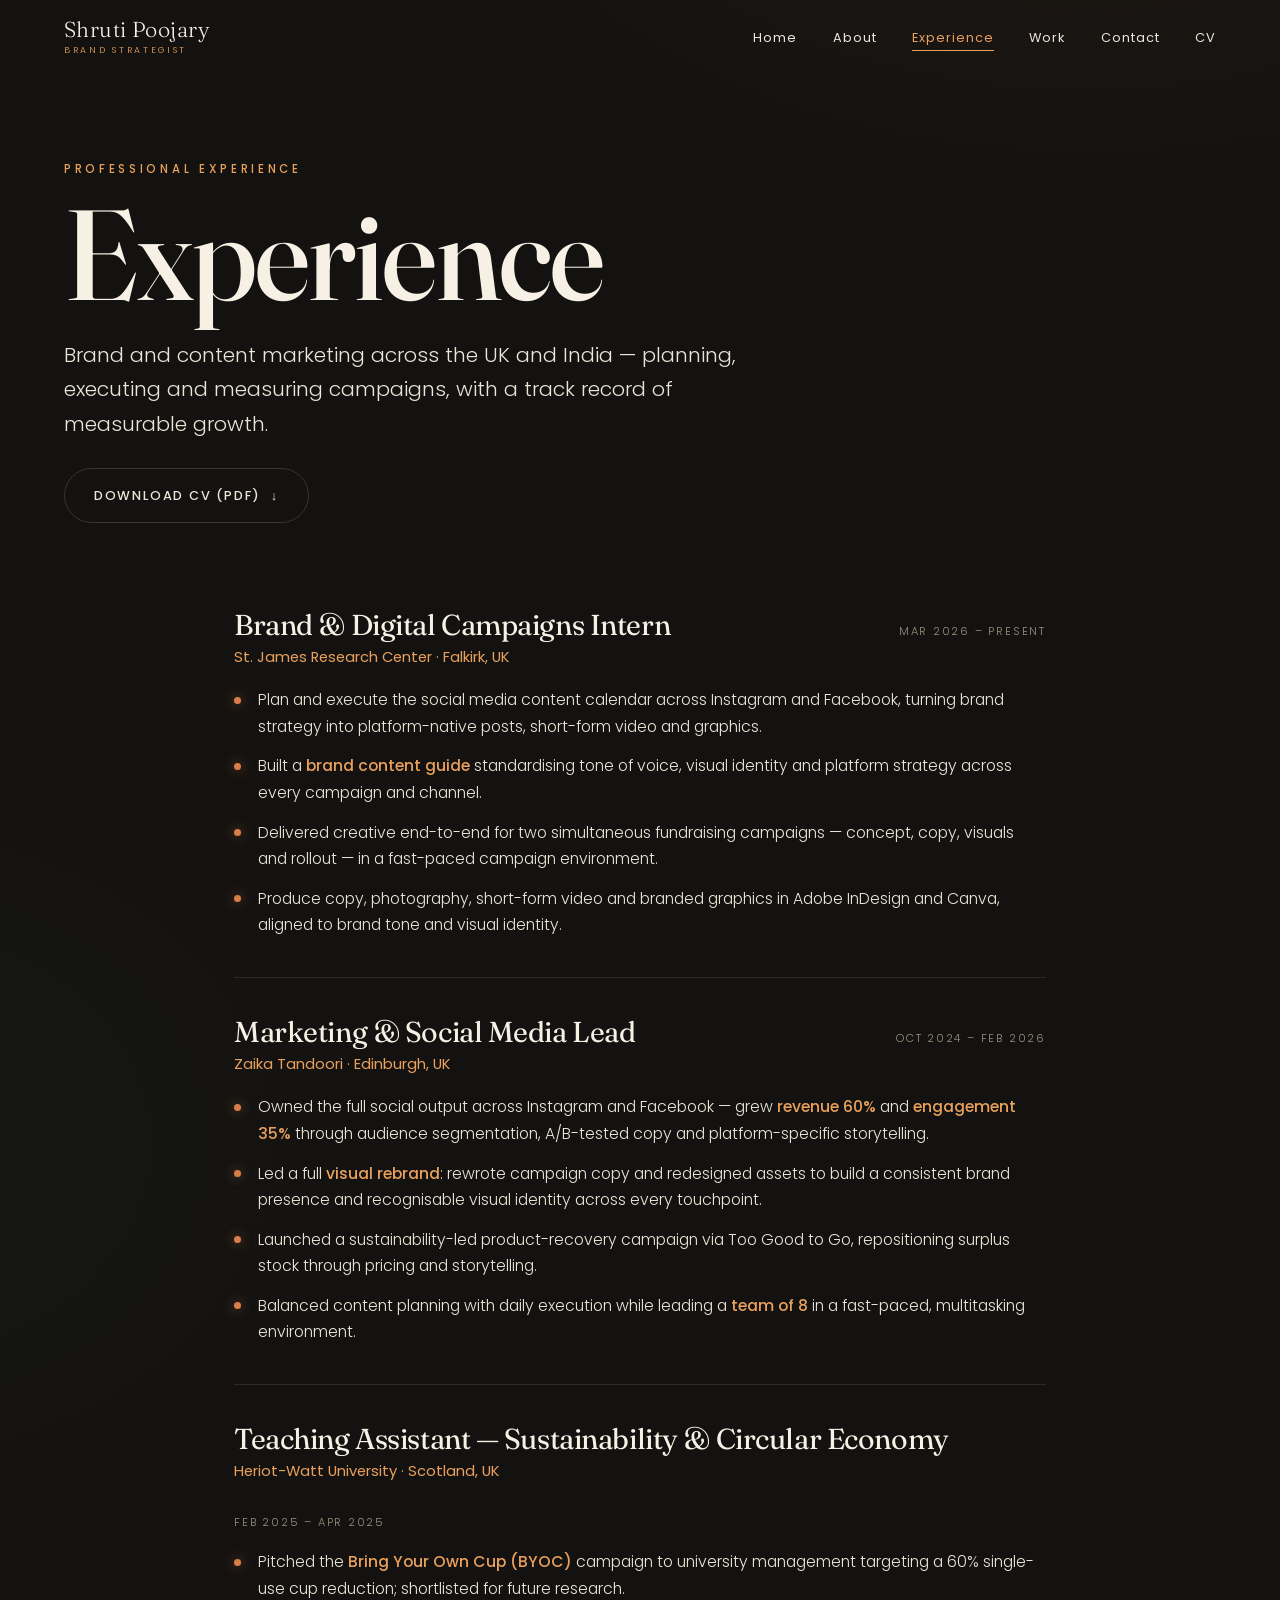
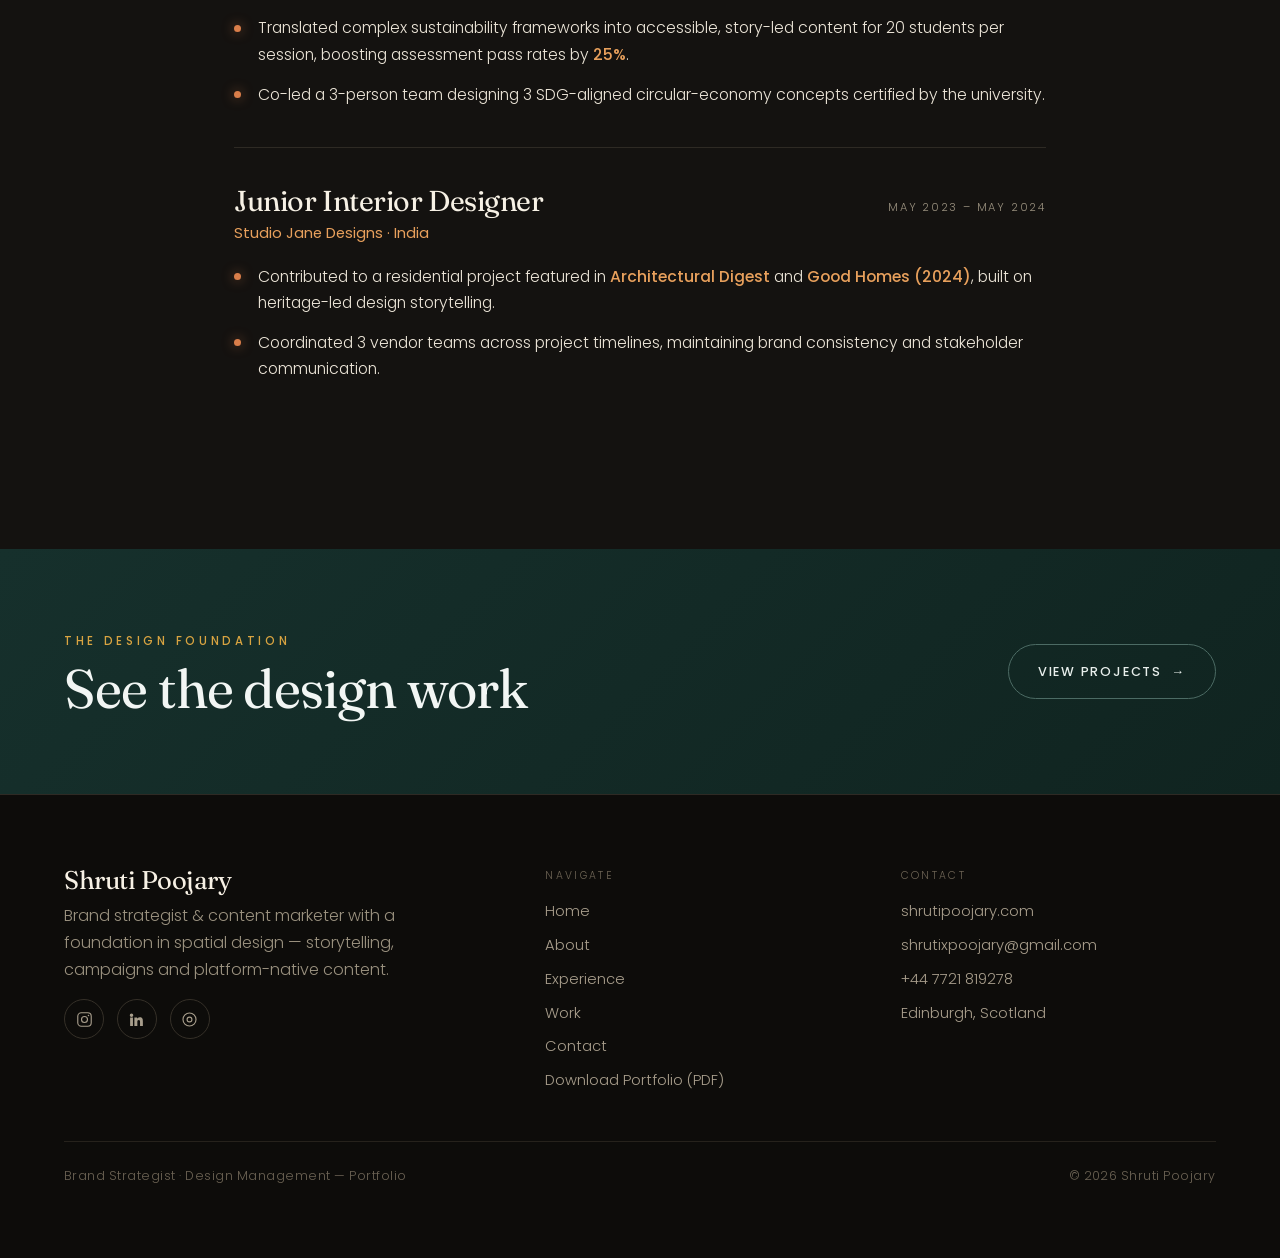
<file: experience.html>
<!DOCTYPE html>
<html lang="en">
<head>
  <meta charset="UTF-8" />
  <meta name="viewport" content="width=device-width, initial-scale=1.0" />
  <title>Experience — Shruti Poojary</title>
  <meta name="description" content="Professional experience of Shruti Poojary — brand & digital campaigns, social media leadership, sustainability teaching and interior design across the UK and India." />
  <link rel="preconnect" href="https://fonts.googleapis.com" />
  <link rel="preconnect" href="https://fonts.gstatic.com" crossorigin />
  <link href="https://fonts.googleapis.com/css2?family=Fraunces:ital,opsz,wght@0,9..144,300;0,9..144,400;0,9..144,500;1,9..144,300;1,9..144,400&family=Poppins:wght@300;400;500;600&display=swap" rel="stylesheet" />
  <link rel="stylesheet" href="css/styles.css" />
  <link rel="canonical" href="https://shrutipoojary.com/experience.html" />
  <meta property="og:type" content="website" />
  <meta property="og:site_name" content="Shruti Poojary" />
  <meta property="og:title" content="Experience — Shruti Poojary" />
  <meta property="og:description" content="Professional experience of Shruti Poojary — brand & digital campaigns, social media leadership, sustainability teaching and interior design across the UK and India." />
  <meta property="og:url" content="https://shrutipoojary.com/experience.html" />
  <meta property="og:image" content="https://shrutipoojary.com/assets/img/og-image.jpg" />
  <meta property="og:image:width" content="1200" />
  <meta property="og:image:height" content="630" />
  <meta name="twitter:card" content="summary_large_image" />
  <meta name="twitter:title" content="Experience — Shruti Poojary" />
  <meta name="twitter:description" content="Professional experience of Shruti Poojary — brand & digital campaigns, social media leadership, sustainability teaching and interior design across the UK and India." />
  <meta name="twitter:image" content="https://shrutipoojary.com/assets/img/og-image.jpg" />
  <link rel="icon" type="image/png" sizes="32x32" href="assets/img/favicon-32.png" />
  <link rel="apple-touch-icon" href="assets/img/apple-touch-icon.png" />
</head>
<body>
  <header class="site-header">
    <nav class="nav wrap" aria-label="Primary">
      <a class="brand" href="index.html"><span class="name">Shruti Poojary</span><span class="role">Brand Strategist</span></a>
      <ul class="nav-links">
        <li><a href="index.html">Home</a></li>
        <li><a href="about.html">About</a></li>
        <li><a href="experience.html" class="active">Experience</a></li>
        <li><a href="projects.html">Work</a></li>
        <li><a href="contact.html">Contact</a></li>
        <li><a href="assets/Shruti-Poojary-CV.pdf" target="_blank" rel="noopener">CV</a></li>
      </ul>
      <button class="nav-toggle" aria-label="Menu" aria-expanded="false"><span></span><span></span><span></span></button>
    </nav>
  </header>

  <main>
    <section class="section" style="padding-top:clamp(7rem,12vw,10rem); padding-bottom:clamp(2rem,4vw,3rem);">
      <div class="wrap">
        <span class="eyebrow reveal">Professional Experience</span>
        <h1 class="display reveal d1" style="margin-top:.4rem; max-width:16ch;">Experience</h1>
        <p class="lead reveal d2" style="max-width:56ch; margin-top:1rem;">Brand and content marketing across the UK and India — planning, executing and measuring campaigns, with a track record of measurable growth.</p>
        <a href="assets/Shruti-Poojary-CV.pdf" target="_blank" rel="noopener" class="btn btn--ghost reveal d3" style="margin-top:1.6rem;">Download CV (PDF) <span class="arr">↓</span></a>
      </div>
    </section>

    <section class="section" style="padding-top:0;">
      <div class="wrap exp-list-wrap">

        <div class="exp-item reveal">
          <div class="exp-head">
            <div>
              <h3>Brand &amp; Digital Campaigns Intern</h3>
              <p class="exp-co">St. James Research Center · Falkirk, UK</p>
            </div>
            <span class="exp-date">Mar 2026 – Present</span>
          </div>
          <ul class="exp-bullets">
            <li>Plan and execute the social media content calendar across Instagram and Facebook, turning brand strategy into platform-native posts, short-form video and graphics.</li>
            <li>Built a <b>brand content guide</b> standardising tone of voice, visual identity and platform strategy across every campaign and channel.</li>
            <li>Delivered creative end-to-end for two simultaneous fundraising campaigns — concept, copy, visuals and rollout — in a fast-paced campaign environment.</li>
            <li>Produce copy, photography, short-form video and branded graphics in Adobe InDesign and Canva, aligned to brand tone and visual identity.</li>
          </ul>
        </div>

        <div class="exp-item reveal">
          <div class="exp-head">
            <div>
              <h3>Marketing &amp; Social Media Lead</h3>
              <p class="exp-co">Zaika Tandoori · Edinburgh, UK</p>
            </div>
            <span class="exp-date">Oct 2024 – Feb 2026</span>
          </div>
          <ul class="exp-bullets">
            <li>Owned the full social output across Instagram and Facebook — grew <b>revenue 60%</b> and <b>engagement 35%</b> through audience segmentation, A/B-tested copy and platform-specific storytelling.</li>
            <li>Led a full <b>visual rebrand</b>: rewrote campaign copy and redesigned assets to build a consistent brand presence and recognisable visual identity across every touchpoint.</li>
            <li>Launched a sustainability-led product-recovery campaign via Too Good to Go, repositioning surplus stock through pricing and storytelling.</li>
            <li>Balanced content planning with daily execution while leading a <b>team of 8</b> in a fast-paced, multitasking environment.</li>
          </ul>
        </div>

        <div class="exp-item reveal">
          <div class="exp-head">
            <div>
              <h3>Teaching Assistant — Sustainability &amp; Circular Economy</h3>
              <p class="exp-co">Heriot-Watt University · Scotland, UK</p>
            </div>
            <span class="exp-date">Feb 2025 – Apr 2025</span>
          </div>
          <ul class="exp-bullets">
            <li>Pitched the <b>Bring Your Own Cup (BYOC)</b> campaign to university management targeting a 60% single-use cup reduction; shortlisted for future research.</li>
            <li>Translated complex sustainability frameworks into accessible, story-led content for 20 students per session, boosting assessment pass rates by <b>25%</b>.</li>
            <li>Co-led a 3-person team designing 3 SDG-aligned circular-economy concepts certified by the university.</li>
          </ul>
        </div>

        <div class="exp-item reveal">
          <div class="exp-head">
            <div>
              <h3>Junior Interior Designer</h3>
              <p class="exp-co">Studio Jane Designs · India</p>
            </div>
            <span class="exp-date">May 2023 – May 2024</span>
          </div>
          <ul class="exp-bullets">
            <li>Contributed to a residential project featured in <b>Architectural Digest</b> and <b>Good Homes (2024)</b>, built on heritage-led design storytelling.</li>
            <li>Coordinated 3 vendor teams across project timelines, maintaining brand consistency and stakeholder communication.</li>
          </ul>
        </div>

      </div>
    </section>

    <section class="section dark teal" style="padding-block:clamp(3rem,6vw,5rem);">
      <div class="wrap" style="display:flex; align-items:center; justify-content:space-between; gap:1.5rem; flex-wrap:wrap;">
        <div class="reveal"><span class="eyebrow">The design foundation</span><h2 style="margin-top:.4rem;">See the design work</h2></div>
        <a href="projects.html" class="btn reveal d1">View projects <span class="arr">→</span></a>
      </div>
    </section>
  </main>

  <footer class="site-footer">
    <div class="wrap">
      <div class="footer-grid">
        <div class="foot-col"><h4>Shruti Poojary</h4><p class="muted" style="max-width:34ch;">Brand strategist &amp; content marketer with a foundation in spatial design — storytelling, campaigns and platform-native content.</p>
          <div class="socials"><a href="https://instagram.com/shrutixpoojary" target="_blank" rel="noopener" aria-label="Instagram"><svg width="17" height="17" viewBox="0 0 24 24" fill="none" stroke="currentColor" stroke-width="1.6"><rect x="2.5" y="2.5" width="19" height="19" rx="5"/><circle cx="12" cy="12" r="4.2"/><circle cx="17.6" cy="6.4" r="1.1" fill="currentColor" stroke="none"/></svg></a><a href="https://www.linkedin.com/in/shrutixpoojary" target="_blank" rel="noopener" aria-label="LinkedIn"><svg width="17" height="17" viewBox="0 0 24 24" fill="currentColor"><path d="M4.98 3.5a2.5 2.5 0 1 1 0 5 2.5 2.5 0 0 1 0-5zM3 9h4v12H3zM9 9h3.8v1.7h.05c.53-1 1.8-2.05 3.7-2.05 3.96 0 4.45 2.6 4.45 6V21h-4v-5.3c0-1.26-.02-2.9-1.77-2.9-1.77 0-2.04 1.38-2.04 2.8V21H9z"/></svg></a><a href="https://issuu.com/shrutixpoojary" target="_blank" rel="noopener" aria-label="Issuu"><svg width="17" height="17" viewBox="0 0 24 24" fill="none" stroke="currentColor" stroke-width="1.6"><circle cx="12" cy="12" r="9.2"/><circle cx="12" cy="12" r="3.4"/></svg></a></div>
        </div>
        <div class="foot-col"><p class="lbl">Navigate</p><ul><li><a href="index.html">Home</a></li><li><a href="about.html">About</a></li><li><a href="experience.html">Experience</a></li><li><a href="projects.html">Work</a></li><li><a href="contact.html">Contact</a></li><li><a href="assets/Shruti-Poojary-Portfolio.pdf" target="_blank" rel="noopener">Download Portfolio (PDF)</a></li></ul></div>
        <div class="foot-col"><p class="lbl">Contact</p><ul><li><a href="https://shrutipoojary.com" target="_blank" rel="noopener">shrutipoojary.com</a></li><li><a href="mailto:shrutixpoojary@gmail.com">shrutixpoojary@gmail.com</a></li><li><a href="tel:+447721819278">+44 7721 819278</a></li><li>Edinburgh, Scotland</li></ul></div>
      </div>
      <div class="foot-bottom"><span>Brand Strategist · Design Management — Portfolio</span><span>© <span data-year>2023</span> Shruti Poojary</span></div>
    </div>
  </footer>
  <script src="js/main.js"></script>
</body>
</html>
</file>
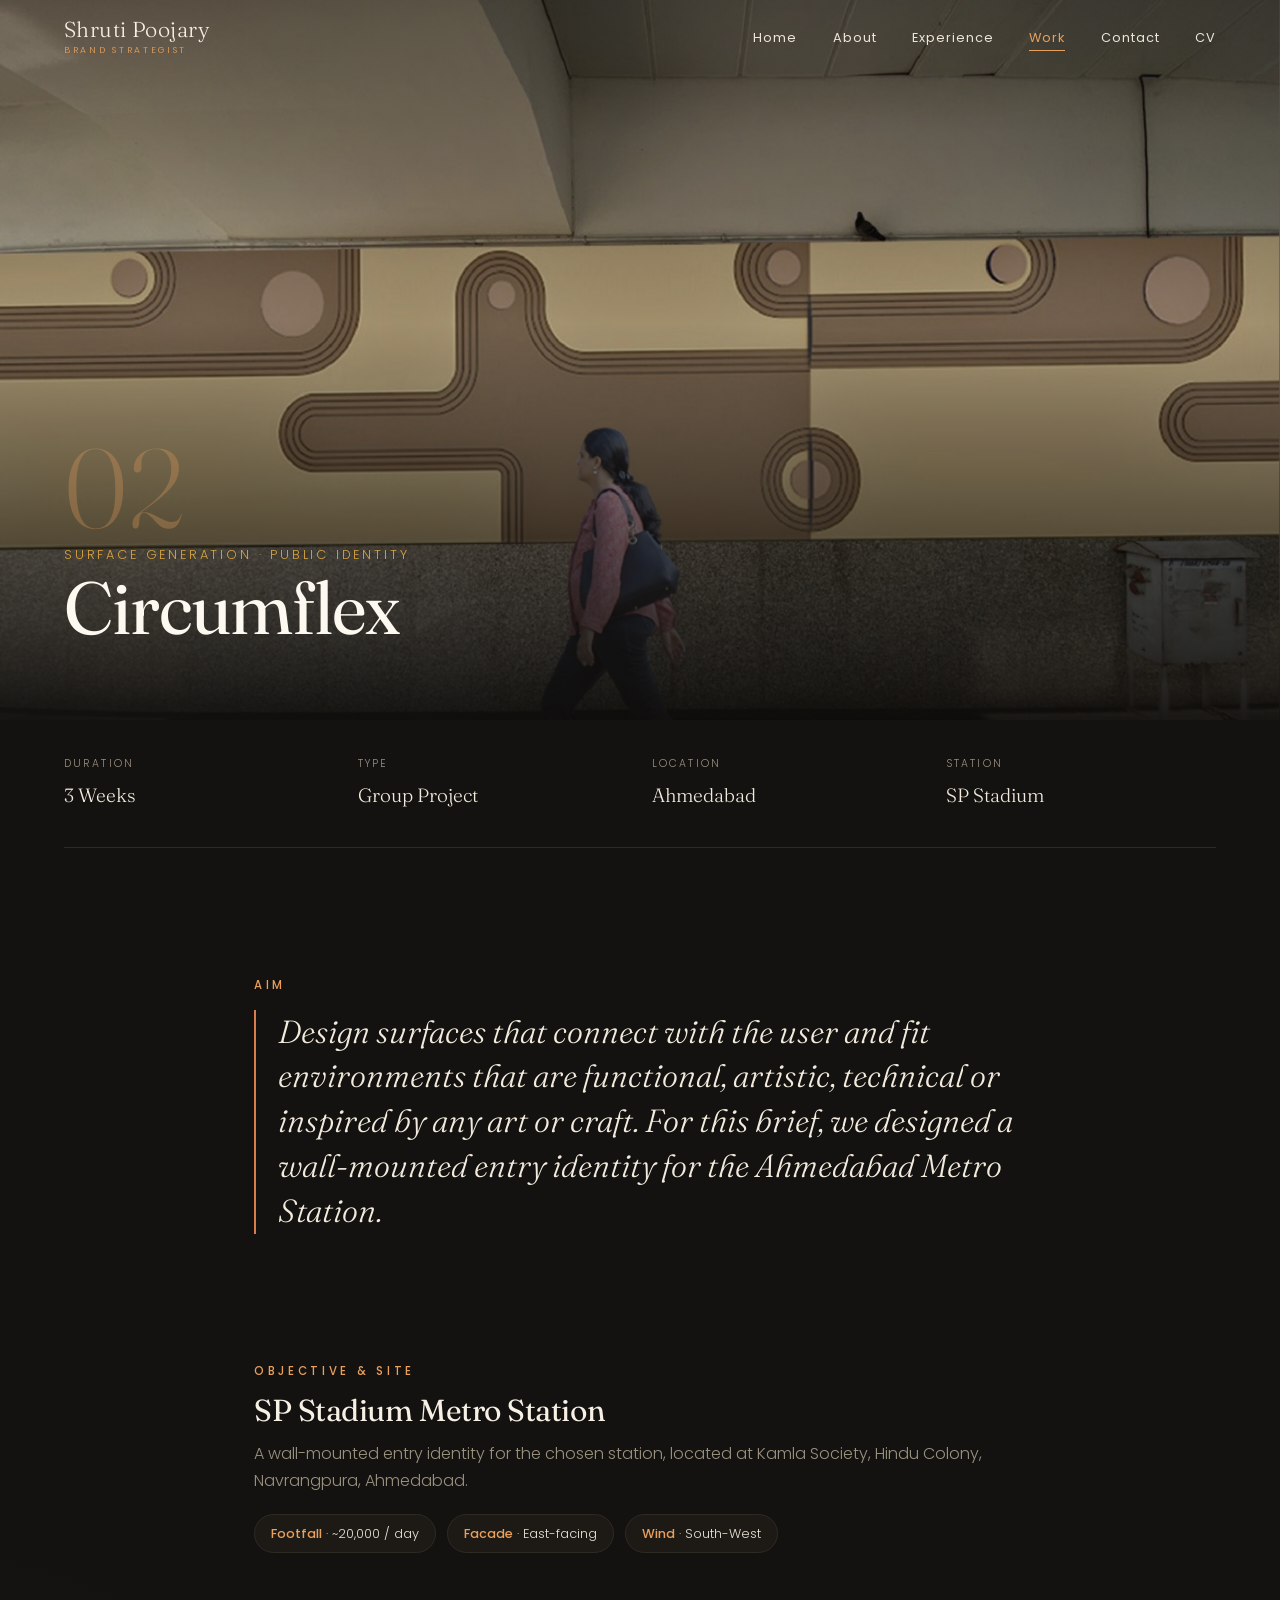
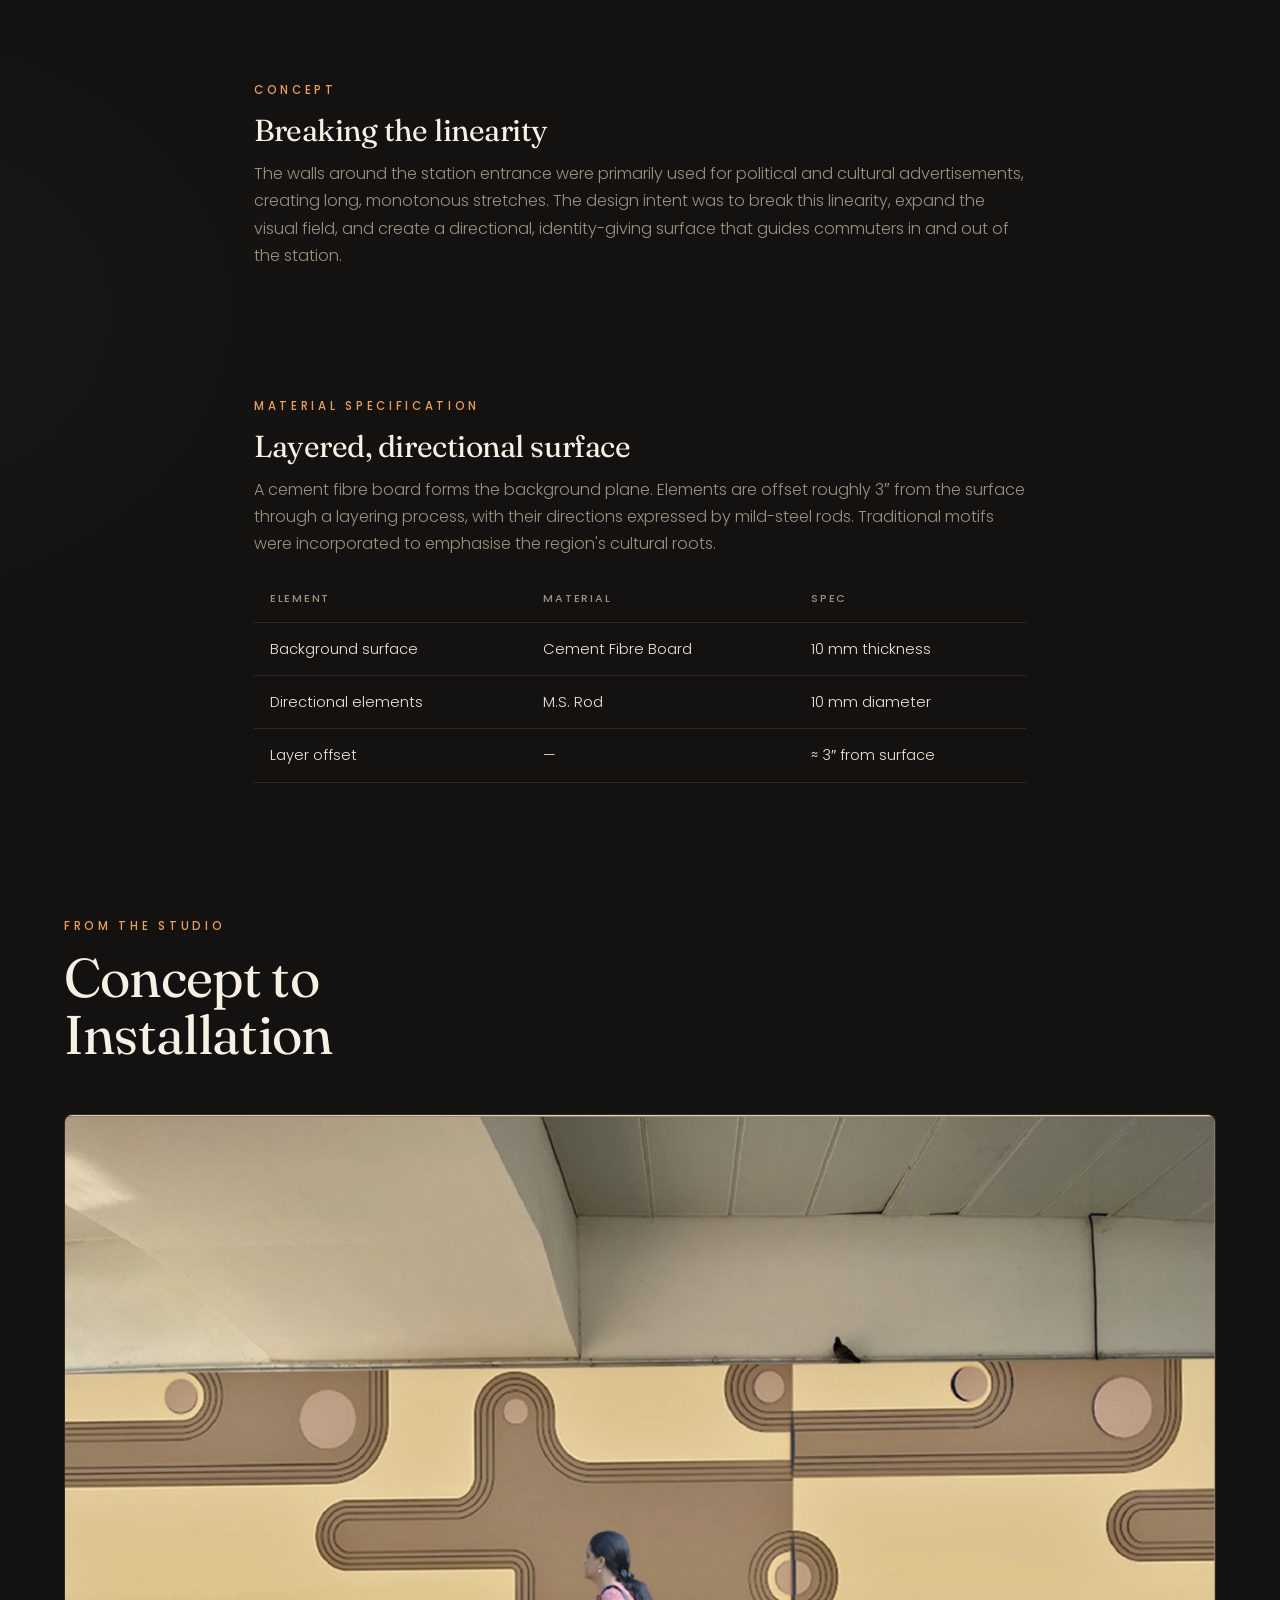
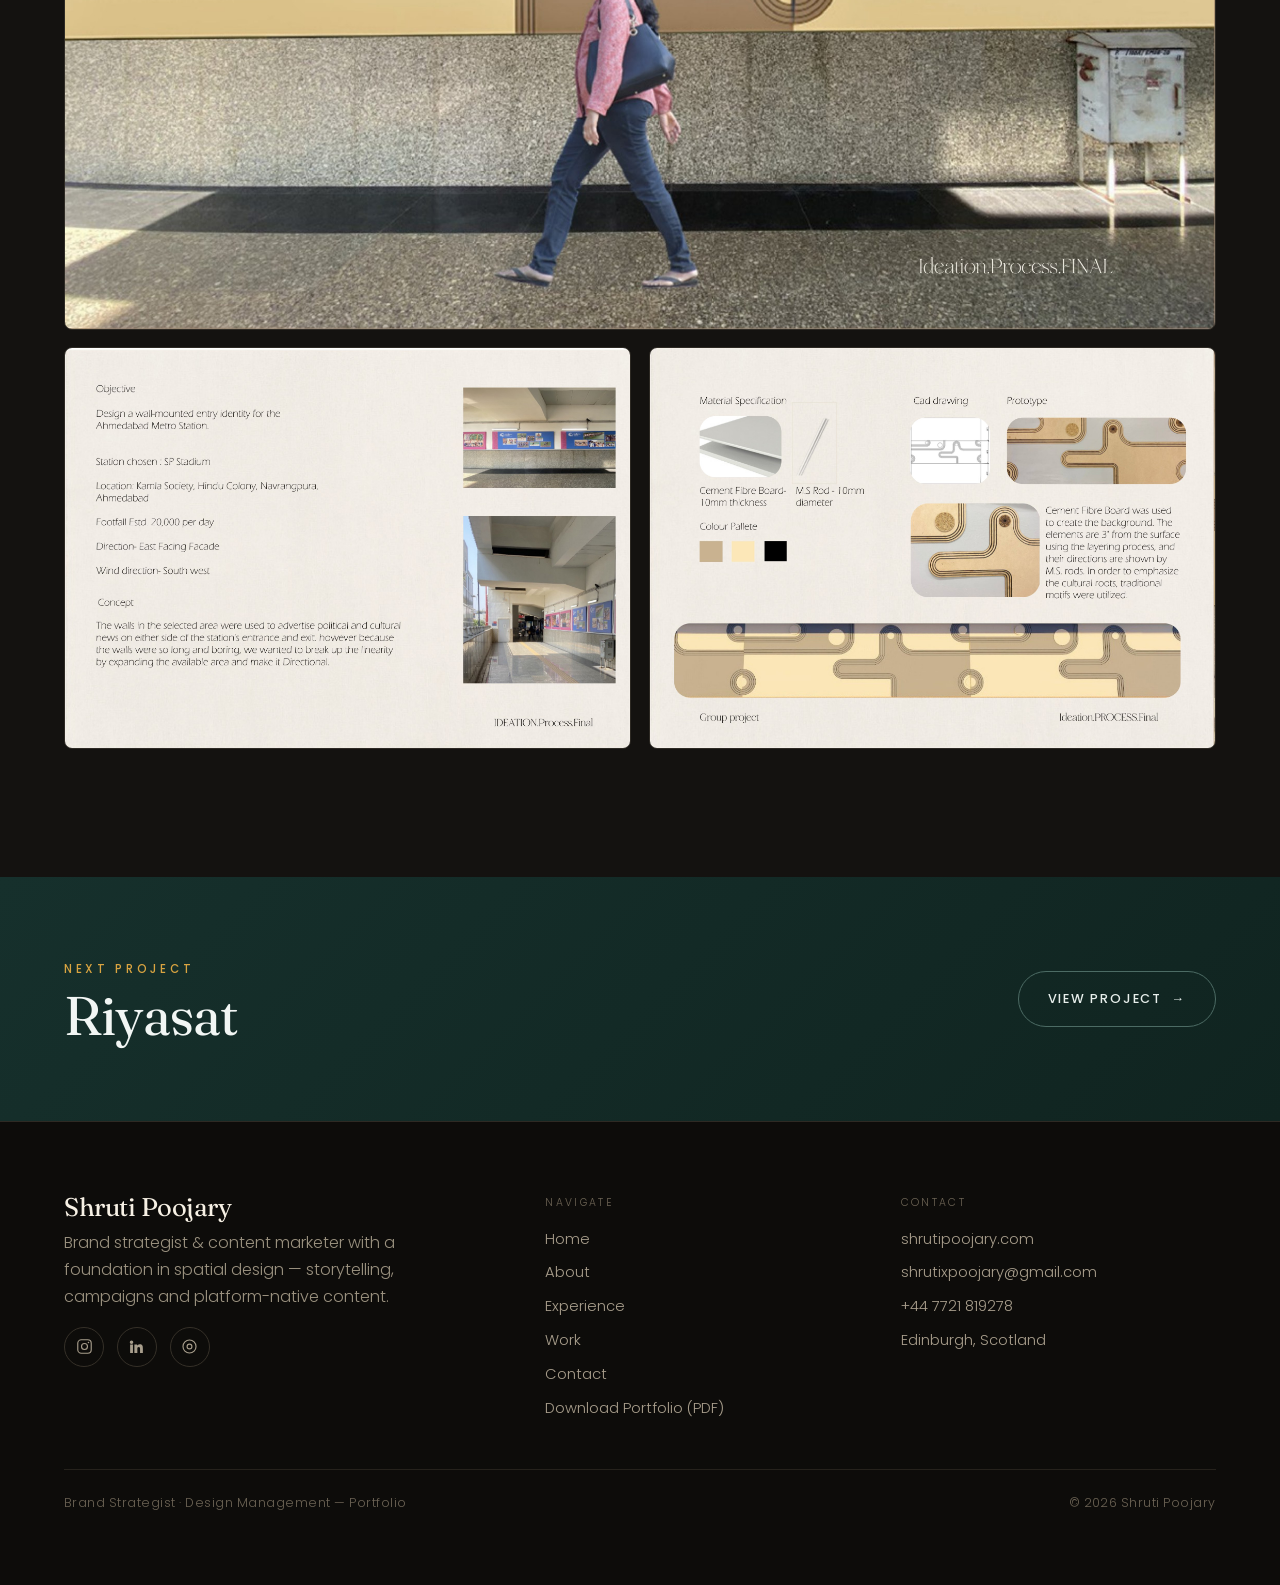
<file: project-circumflex.html>
<!DOCTYPE html>
<html lang="en">
<head>
  <meta charset="UTF-8" />
  <meta name="viewport" content="width=device-width, initial-scale=1.0" />
  <title>Circumflex — Surface Generation · Shruti Poojary</title>
  <meta name="description" content="Circumflex — a wall-mounted entry identity for Ahmedabad Metro's SP Stadium station that breaks linearity and gives commuters direction." />
  <link rel="preconnect" href="https://fonts.googleapis.com" />
  <link rel="preconnect" href="https://fonts.gstatic.com" crossorigin />
  <link href="https://fonts.googleapis.com/css2?family=Fraunces:ital,opsz,wght@0,9..144,300;0,9..144,400;0,9..144,500;1,9..144,300;1,9..144,400&family=Poppins:wght@300;400;500;600&display=swap" rel="stylesheet" />
  <link rel="stylesheet" href="css/styles.css" />
  <link rel="canonical" href="https://shrutipoojary.com/project-circumflex.html" />
  <meta property="og:type" content="website" />
  <meta property="og:site_name" content="Shruti Poojary" />
  <meta property="og:title" content="Circumflex — Surface Generation · Shruti Poojary" />
  <meta property="og:description" content="Circumflex — a wall-mounted entry identity for Ahmedabad Metro's SP Stadium station that breaks linearity and gives commuters direction." />
  <meta property="og:url" content="https://shrutipoojary.com/project-circumflex.html" />
  <meta property="og:image" content="https://shrutipoojary.com/assets/img/og-image.jpg" />
  <meta property="og:image:width" content="1200" />
  <meta property="og:image:height" content="630" />
  <meta name="twitter:card" content="summary_large_image" />
  <meta name="twitter:title" content="Circumflex — Surface Generation · Shruti Poojary" />
  <meta name="twitter:description" content="Circumflex — a wall-mounted entry identity for Ahmedabad Metro's SP Stadium station that breaks linearity and gives commuters direction." />
  <meta name="twitter:image" content="https://shrutipoojary.com/assets/img/og-image.jpg" />
  <link rel="icon" type="image/png" sizes="32x32" href="assets/img/favicon-32.png" />
  <link rel="apple-touch-icon" href="assets/img/apple-touch-icon.png" />
</head>
<body>
  <header class="site-header">
    <nav class="nav wrap" aria-label="Primary">
      <a class="brand" href="index.html"><span class="name">Shruti Poojary</span><span class="role">Brand Strategist</span></a>
      <ul class="nav-links">
        <li><a href="index.html">Home</a></li><li><a href="about.html">About</a></li>
        <li><a href="experience.html">Experience</a></li><li><a href="projects.html" class="active">Work</a></li><li><a href="contact.html">Contact</a></li>
        <li><a href="assets/Shruti-Poojary-CV.pdf" target="_blank" rel="noopener">CV</a></li>
      </ul>
      <button class="nav-toggle" aria-label="Menu" aria-expanded="false"><span></span><span></span><span></span></button>
    </nav>
  </header>

  <main>
    <section class="proj-hero">
      <img src="assets/img/hero-circumflex.jpg" alt="Circumflex metro identity wall" />
      <div class="wrap">
        <span class="num">02</span>
        <p class="ptype">Surface Generation · Public Identity</p>
        <h1>Circumflex</h1>
      </div>
    </section>

    <section class="wrap"><div class="metabar">
      <div class="m"><div class="k">Duration</div><div class="v">3 Weeks</div></div>
      <div class="m"><div class="k">Type</div><div class="v">Group Project</div></div>
      <div class="m"><div class="k">Location</div><div class="v">Ahmedabad</div></div>
      <div class="m"><div class="k">Station</div><div class="v">SP Stadium</div></div>
    </div></section>

    <section class="section">
      <div class="wrap content-grid" style="max-width:900px;">
        <div class="block reveal">
          <span class="eyebrow">Aim</span>
          <p class="pull">Design surfaces that connect with the user and fit environments that are functional, artistic, technical or inspired by any art or craft. For this brief, we designed a wall-mounted entry identity for the Ahmedabad Metro Station.</p>
        </div>

        <div class="block reveal">
          <span class="eyebrow">Objective &amp; Site</span>
          <h3>SP Stadium Metro Station</h3>
          <p class="muted">A wall-mounted entry identity for the chosen station, located at Kamla Society, Hindu Colony, Navrangpura, Ahmedabad.</p>
          <div class="facts" style="margin-top:1.2rem;">
            <span class="chip"><b>Footfall</b> · ~20,000 / day</span>
            <span class="chip"><b>Facade</b> · East-facing</span>
            <span class="chip"><b>Wind</b> · South-West</span>
          </div>
        </div>

        <div class="block reveal">
          <span class="eyebrow">Concept</span>
          <h3>Breaking the linearity</h3>
          <p class="muted">The walls around the station entrance were primarily used for political and cultural advertisements, creating long, monotonous stretches. The design intent was to break this linearity, expand the visual field, and create a directional, identity-giving surface that guides commuters in and out of the station.</p>
        </div>

        <div class="block reveal">
          <span class="eyebrow">Material Specification</span>
          <h3>Layered, directional surface</h3>
          <p class="muted">A cement fibre board forms the background plane. Elements are offset roughly 3″ from the surface through a layering process, with their directions expressed by mild-steel rods. Traditional motifs were incorporated to emphasise the region's cultural roots.</p>
          <table class="spec" style="margin-top:1.2rem;">
            <thead><tr><th>Element</th><th>Material</th><th>Spec</th></tr></thead>
            <tbody>
              <tr><td>Background surface</td><td>Cement Fibre Board</td><td>10 mm thickness</td></tr>
              <tr><td>Directional elements</td><td>M.S. Rod</td><td>10 mm diameter</td></tr>
              <tr><td>Layer offset</td><td>—</td><td>≈ 3″ from surface</td></tr>
            </tbody>
          </table>
        </div>
      </div>
    </section>

    <section class="section" style="padding-top:0;">
      <div class="wrap">
        <div class="sec-head"><div class="titles reveal"><span class="eyebrow">From the studio</span><h2>Concept to Installation</h2></div></div>
        <div class="gallery">
          <figure class="full reveal"><img loading="lazy" decoding="async" src="assets/pages/page-11.jpg" data-full="assets/pages/page-11.jpg" alt="Final mural surface on the metro wall" /><figcaption>Final identity wall in context</figcaption></figure>
          <figure class="reveal"><img loading="lazy" decoding="async" src="assets/pages/page-09.jpg" data-full="assets/pages/page-09.jpg" alt="Objective and concept" /><figcaption>Objective &amp; concept</figcaption></figure>
          <figure class="reveal d1"><img loading="lazy" decoding="async" src="assets/pages/page-10.jpg" data-full="assets/pages/page-10.jpg" alt="Material specification, CAD and prototype" /><figcaption>Material, CAD &amp; prototype</figcaption></figure>
        </div>
      </div>
    </section>

    <section class="section dark teal" style="padding-block:clamp(3rem,6vw,5rem);">
      <div class="wrap" style="display:flex; align-items:center; justify-content:space-between; gap:1.5rem; flex-wrap:wrap;">
        <div class="reveal"><span class="eyebrow">Next Project</span><h2 style="margin-top:.4rem;">Riyasat</h2></div>
        <a href="project-riyasat.html" class="btn reveal d1">View project <span class="arr">→</span></a>
      </div>
    </section>
  </main>

  <footer class="site-footer">
    <div class="wrap">
      <div class="footer-grid">
        <div class="foot-col"><h4>Shruti Poojary</h4><p class="muted" style="max-width:34ch;">Brand strategist &amp; content marketer with a foundation in spatial design — storytelling, campaigns and platform-native content.</p>
          <div class="socials"><a href="https://instagram.com/shrutixpoojary" target="_blank" rel="noopener" aria-label="Instagram"><svg width="17" height="17" viewBox="0 0 24 24" fill="none" stroke="currentColor" stroke-width="1.6"><rect x="2.5" y="2.5" width="19" height="19" rx="5"/><circle cx="12" cy="12" r="4.2"/><circle cx="17.6" cy="6.4" r="1.1" fill="currentColor" stroke="none"/></svg></a><a href="https://www.linkedin.com/in/shrutixpoojary" target="_blank" rel="noopener" aria-label="LinkedIn"><svg width="17" height="17" viewBox="0 0 24 24" fill="currentColor"><path d="M4.98 3.5a2.5 2.5 0 1 1 0 5 2.5 2.5 0 0 1 0-5zM3 9h4v12H3zM9 9h3.8v1.7h.05c.53-1 1.8-2.05 3.7-2.05 3.96 0 4.45 2.6 4.45 6V21h-4v-5.3c0-1.26-.02-2.9-1.77-2.9-1.77 0-2.04 1.38-2.04 2.8V21H9z"/></svg></a><a href="https://issuu.com/shrutixpoojary" target="_blank" rel="noopener" aria-label="Issuu"><svg width="17" height="17" viewBox="0 0 24 24" fill="none" stroke="currentColor" stroke-width="1.6"><circle cx="12" cy="12" r="9.2"/><circle cx="12" cy="12" r="3.4"/></svg></a></div>
        </div>
        <div class="foot-col"><p class="lbl">Navigate</p><ul><li><a href="index.html">Home</a></li><li><a href="about.html">About</a></li><li><a href="experience.html">Experience</a></li><li><a href="projects.html">Work</a></li><li><a href="contact.html">Contact</a></li><li><a href="assets/Shruti-Poojary-Portfolio.pdf" target="_blank" rel="noopener">Download Portfolio (PDF)</a></li></ul></div>
        <div class="foot-col"><p class="lbl">Contact</p><ul><li><a href="https://shrutipoojary.com" target="_blank" rel="noopener">shrutipoojary.com</a></li><li><a href="mailto:shrutixpoojary@gmail.com">shrutixpoojary@gmail.com</a></li><li><a href="tel:+447721819278">+44 7721 819278</a></li><li>Edinburgh, Scotland</li></ul></div>
      </div>
      <div class="foot-bottom"><span>Brand Strategist · Design Management — Portfolio</span><span>© <span data-year>2023</span> Shruti Poojary</span></div>
    </div>
  </footer>
  <script src="js/main.js"></script>
</body>
</html>
</file>
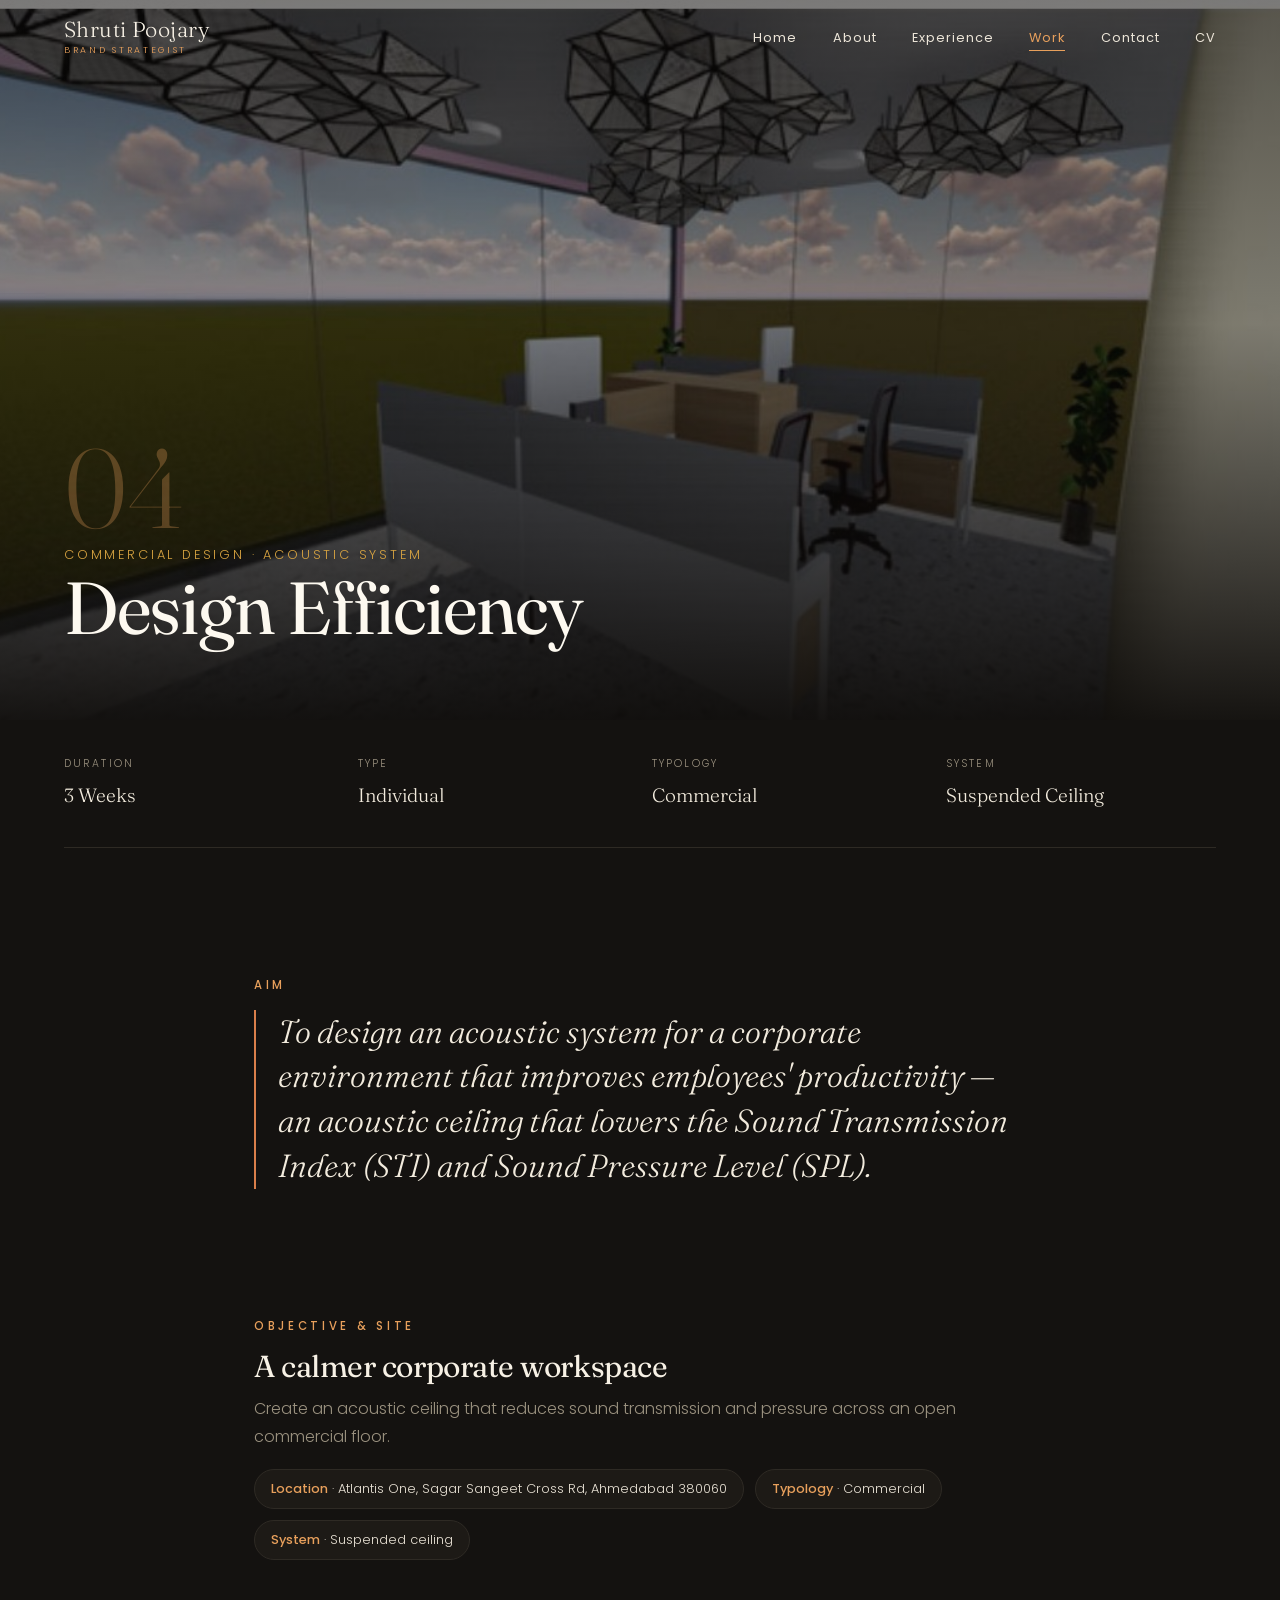
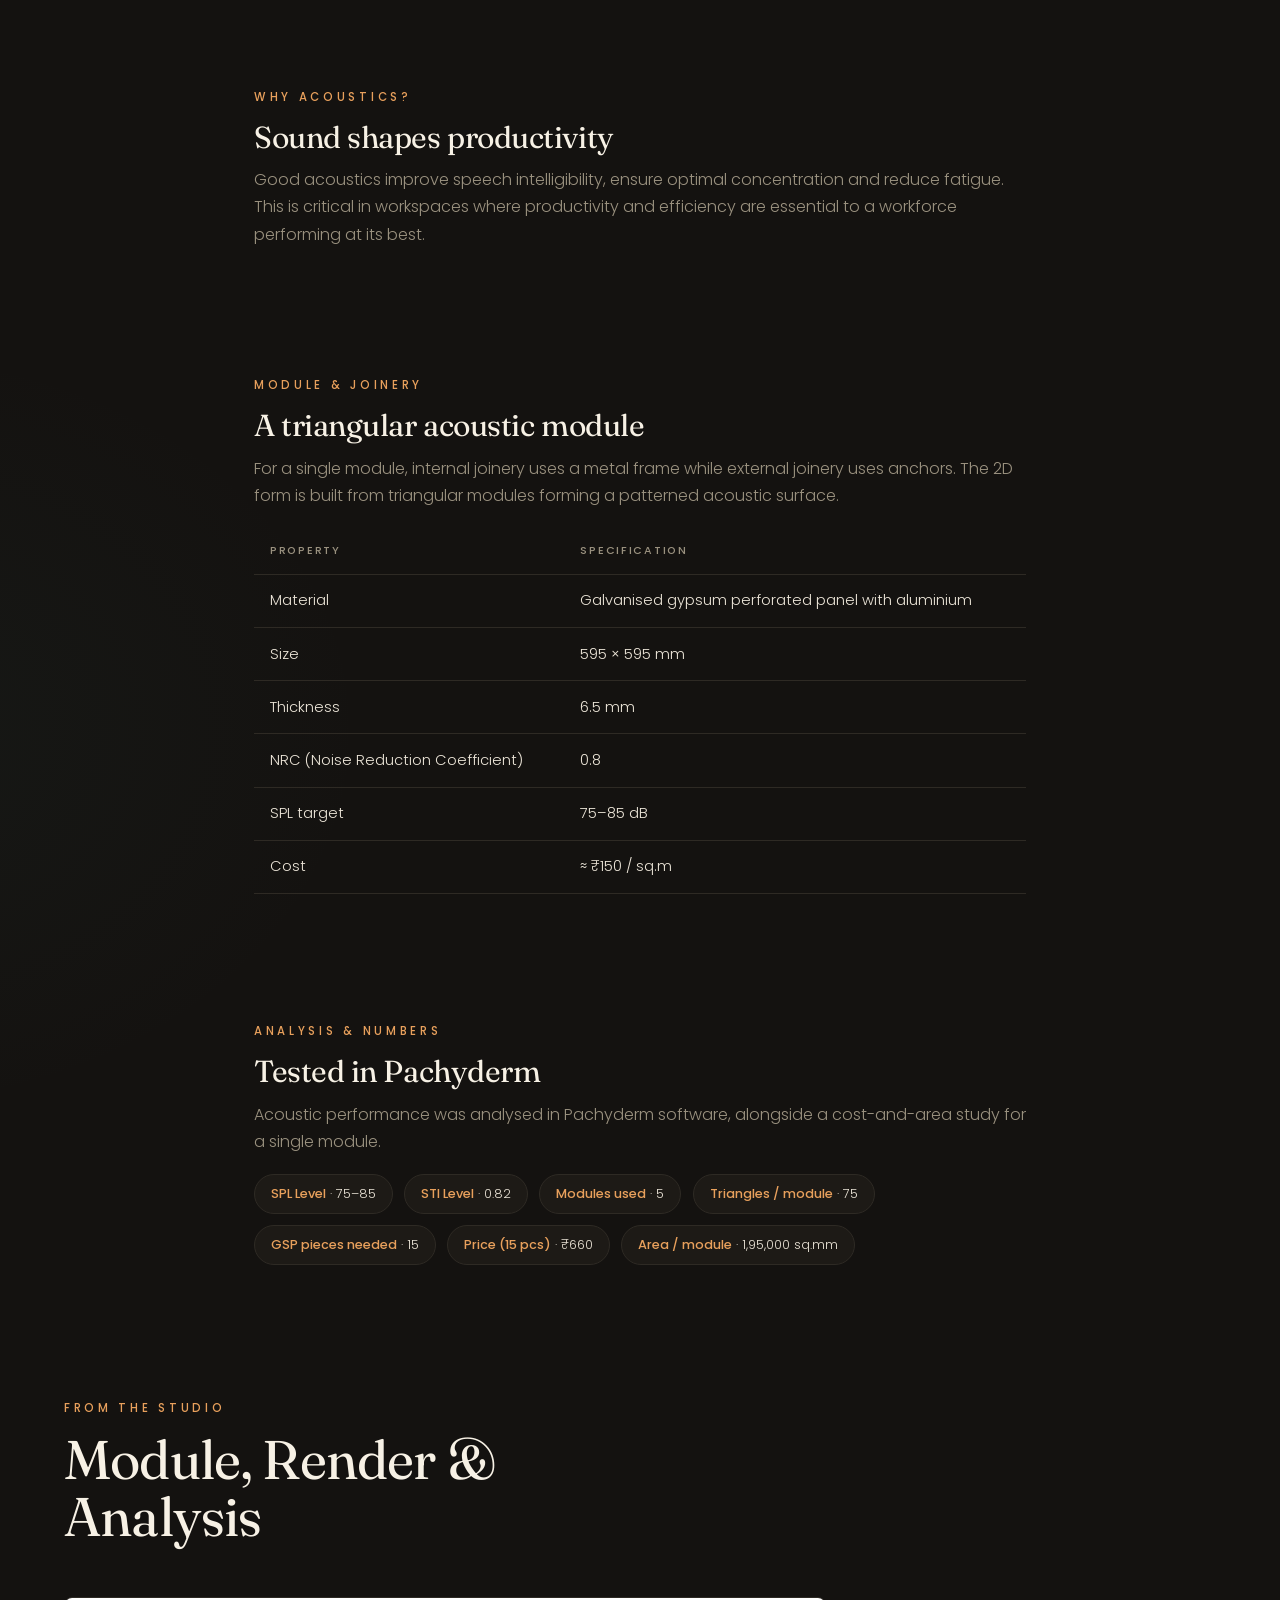
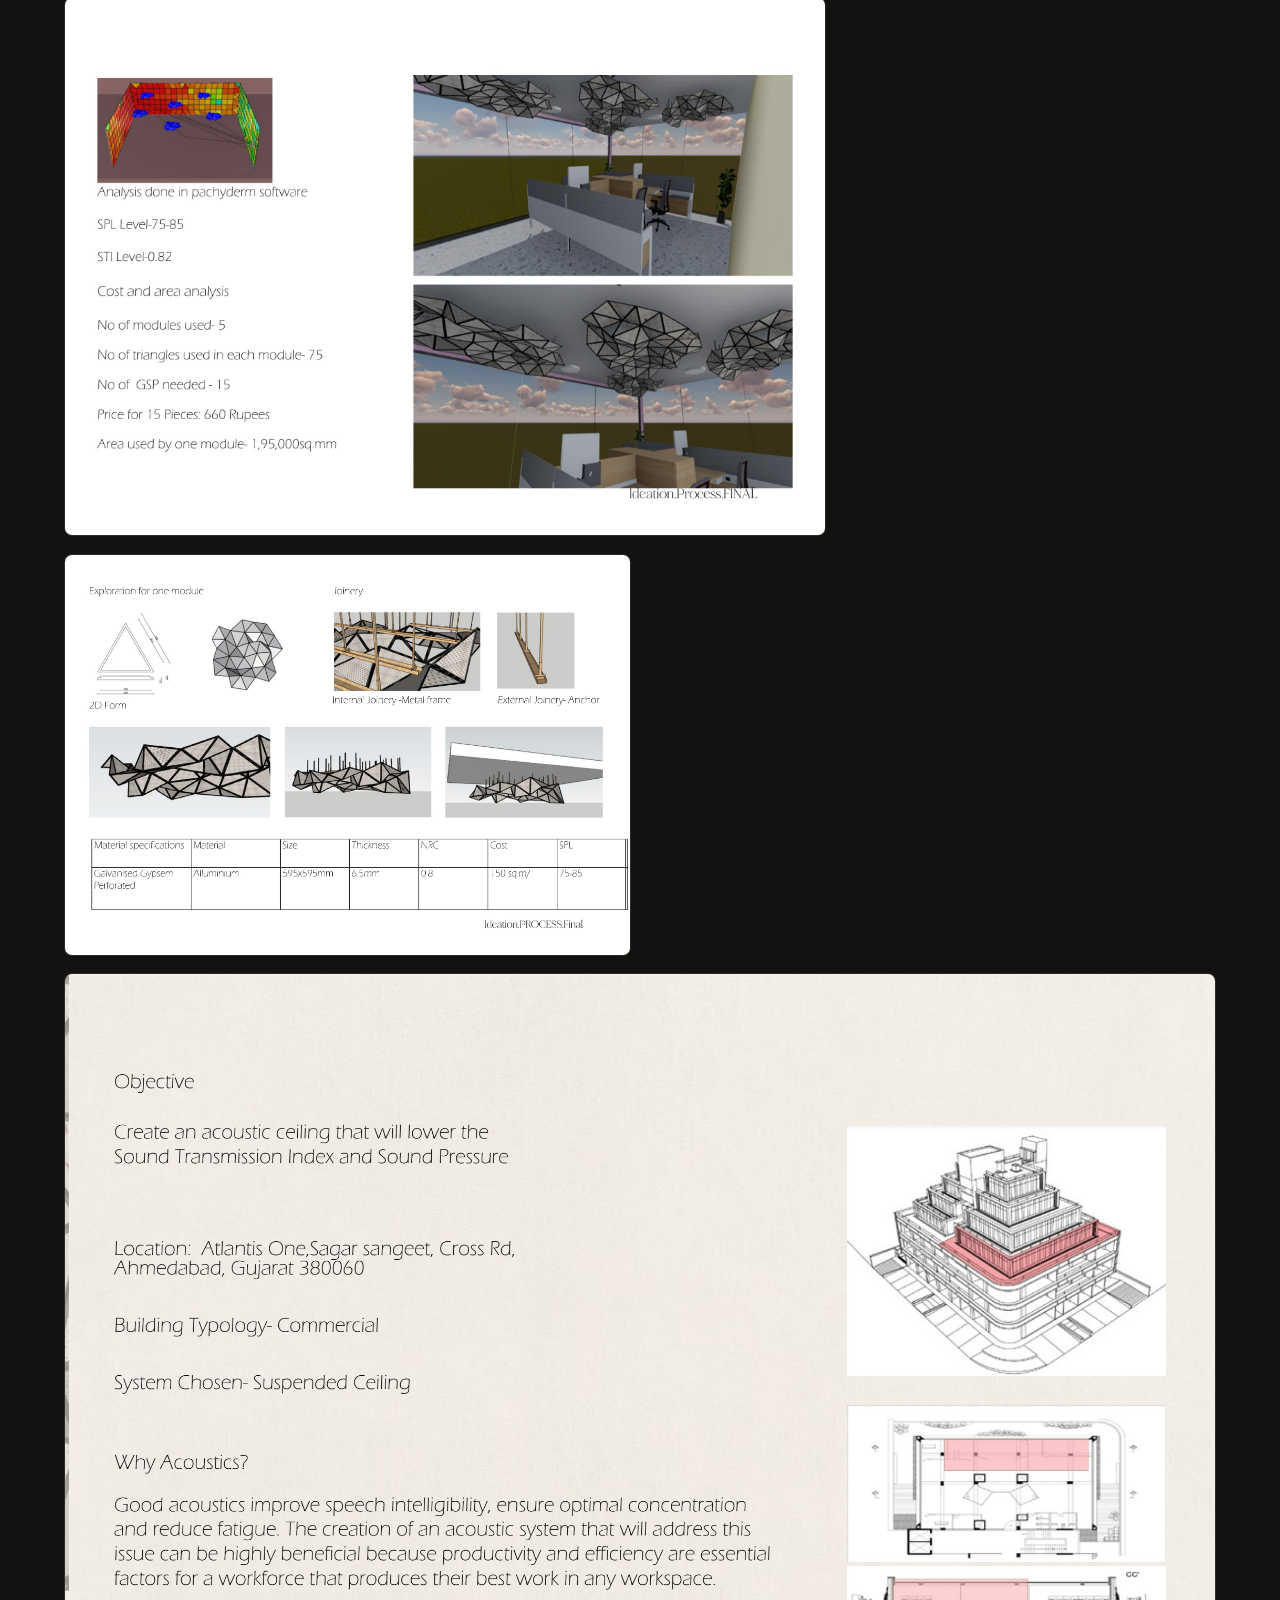
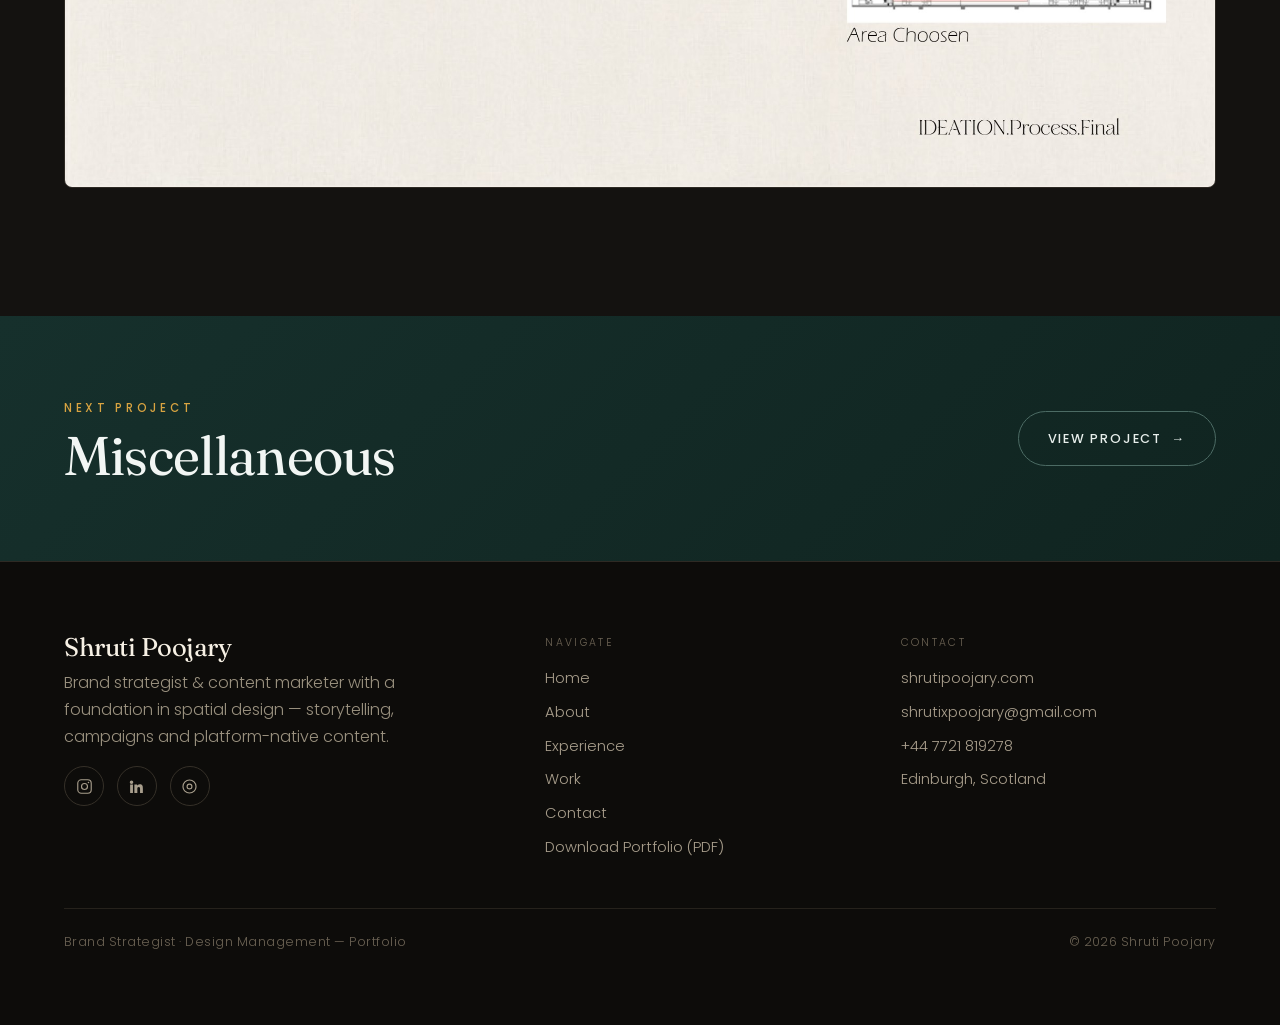
<file: project-efficiency.html>
<!DOCTYPE html>
<html lang="en">
<head>
  <meta charset="UTF-8" />
  <meta name="viewport" content="width=device-width, initial-scale=1.0" />
  <title>Design Efficiency — Acoustic System · Shruti Poojary</title>
  <meta name="description" content="Design Efficiency — an acoustic ceiling system for a corporate environment that lowers Sound Transmission Index and Sound Pressure Level to improve productivity." />
  <link rel="preconnect" href="https://fonts.googleapis.com" />
  <link rel="preconnect" href="https://fonts.gstatic.com" crossorigin />
  <link href="https://fonts.googleapis.com/css2?family=Fraunces:ital,opsz,wght@0,9..144,300;0,9..144,400;0,9..144,500;1,9..144,300;1,9..144,400&family=Poppins:wght@300;400;500;600&display=swap" rel="stylesheet" />
  <link rel="stylesheet" href="css/styles.css" />
  <link rel="canonical" href="https://shrutipoojary.com/project-efficiency.html" />
  <meta property="og:type" content="website" />
  <meta property="og:site_name" content="Shruti Poojary" />
  <meta property="og:title" content="Design Efficiency — Acoustic System · Shruti Poojary" />
  <meta property="og:description" content="Design Efficiency — an acoustic ceiling system for a corporate environment that lowers Sound Transmission Index and Sound Pressure Level to improve productivity." />
  <meta property="og:url" content="https://shrutipoojary.com/project-efficiency.html" />
  <meta property="og:image" content="https://shrutipoojary.com/assets/img/og-image.jpg" />
  <meta property="og:image:width" content="1200" />
  <meta property="og:image:height" content="630" />
  <meta name="twitter:card" content="summary_large_image" />
  <meta name="twitter:title" content="Design Efficiency — Acoustic System · Shruti Poojary" />
  <meta name="twitter:description" content="Design Efficiency — an acoustic ceiling system for a corporate environment that lowers Sound Transmission Index and Sound Pressure Level to improve productivity." />
  <meta name="twitter:image" content="https://shrutipoojary.com/assets/img/og-image.jpg" />
  <link rel="icon" type="image/png" sizes="32x32" href="assets/img/favicon-32.png" />
  <link rel="apple-touch-icon" href="assets/img/apple-touch-icon.png" />
</head>
<body>
  <header class="site-header">
    <nav class="nav wrap" aria-label="Primary">
      <a class="brand" href="index.html"><span class="name">Shruti Poojary</span><span class="role">Brand Strategist</span></a>
      <ul class="nav-links">
        <li><a href="index.html">Home</a></li><li><a href="about.html">About</a></li>
        <li><a href="experience.html">Experience</a></li><li><a href="projects.html" class="active">Work</a></li><li><a href="contact.html">Contact</a></li>
        <li><a href="assets/Shruti-Poojary-CV.pdf" target="_blank" rel="noopener">CV</a></li>
      </ul>
      <button class="nav-toggle" aria-label="Menu" aria-expanded="false"><span></span><span></span><span></span></button>
    </nav>
  </header>

  <main>
    <section class="proj-hero">
      <img src="assets/img/hero-efficiency.jpg" alt="Acoustic ceiling system render" />
      <div class="wrap">
        <span class="num">04</span>
        <p class="ptype">Commercial Design · Acoustic System</p>
        <h1>Design Efficiency</h1>
      </div>
    </section>

    <section class="wrap"><div class="metabar">
      <div class="m"><div class="k">Duration</div><div class="v">3 Weeks</div></div>
      <div class="m"><div class="k">Type</div><div class="v">Individual</div></div>
      <div class="m"><div class="k">Typology</div><div class="v">Commercial</div></div>
      <div class="m"><div class="k">System</div><div class="v">Suspended Ceiling</div></div>
    </div></section>

    <section class="section">
      <div class="wrap content-grid" style="max-width:900px;">
        <div class="block reveal">
          <span class="eyebrow">Aim</span>
          <p class="pull">To design an acoustic system for a corporate environment that improves employees' productivity — an acoustic ceiling that lowers the Sound Transmission Index (STI) and Sound Pressure Level (SPL).</p>
        </div>

        <div class="block reveal">
          <span class="eyebrow">Objective &amp; Site</span>
          <h3>A calmer corporate workspace</h3>
          <p class="muted">Create an acoustic ceiling that reduces sound transmission and pressure across an open commercial floor.</p>
          <div class="facts" style="margin-top:1.2rem;">
            <span class="chip"><b>Location</b> · Atlantis One, Sagar Sangeet Cross Rd, Ahmedabad 380060</span>
            <span class="chip"><b>Typology</b> · Commercial</span>
            <span class="chip"><b>System</b> · Suspended ceiling</span>
          </div>
        </div>

        <div class="block reveal">
          <span class="eyebrow">Why Acoustics?</span>
          <h3>Sound shapes productivity</h3>
          <p class="muted">Good acoustics improve speech intelligibility, ensure optimal concentration and reduce fatigue. This is critical in workspaces where productivity and efficiency are essential to a workforce performing at its best.</p>
        </div>

        <div class="block reveal">
          <span class="eyebrow">Module &amp; Joinery</span>
          <h3>A triangular acoustic module</h3>
          <p class="muted">For a single module, internal joinery uses a metal frame while external joinery uses anchors. The 2D form is built from triangular modules forming a patterned acoustic surface.</p>
          <table class="spec" style="margin-top:1.2rem;">
            <thead><tr><th>Property</th><th>Specification</th></tr></thead>
            <tbody>
              <tr><td>Material</td><td>Galvanised gypsum perforated panel with aluminium</td></tr>
              <tr><td>Size</td><td>595 × 595 mm</td></tr>
              <tr><td>Thickness</td><td>6.5 mm</td></tr>
              <tr><td>NRC (Noise Reduction Coefficient)</td><td>0.8</td></tr>
              <tr><td>SPL target</td><td>75–85 dB</td></tr>
              <tr><td>Cost</td><td>≈ ₹150 / sq.m</td></tr>
            </tbody>
          </table>
        </div>

        <div class="block reveal">
          <span class="eyebrow">Analysis &amp; Numbers</span>
          <h3>Tested in Pachyderm</h3>
          <p class="muted">Acoustic performance was analysed in Pachyderm software, alongside a cost-and-area study for a single module.</p>
          <div class="facts" style="margin-top:1.2rem;">
            <span class="chip"><b>SPL Level</b> · 75–85</span>
            <span class="chip"><b>STI Level</b> · 0.82</span>
            <span class="chip"><b>Modules used</b> · 5</span>
            <span class="chip"><b>Triangles / module</b> · 75</span>
            <span class="chip"><b>GSP pieces needed</b> · 15</span>
            <span class="chip"><b>Price (15 pcs)</b> · ₹660</span>
            <span class="chip"><b>Area / module</b> · 1,95,000 sq.mm</span>
          </div>
        </div>
      </div>
    </section>

    <section class="section" style="padding-top:0;">
      <div class="wrap">
        <div class="sec-head"><div class="titles reveal"><span class="eyebrow">From the studio</span><h2>Module, Render &amp; Analysis</h2></div></div>
        <div class="gallery">
          <figure class="wide reveal"><img loading="lazy" decoding="async" src="assets/pages/page-21.jpg" data-full="assets/pages/page-21.jpg" alt="Acoustic ceiling render and analysis" /><figcaption>Render &amp; Pachyderm analysis</figcaption></figure>
          <figure class="reveal d1"><img loading="lazy" decoding="async" src="assets/pages/page-20.jpg" data-full="assets/pages/page-20.jpg" alt="Joinery, 2D form and material specifications" /><figcaption>Joinery, form &amp; specs</figcaption></figure>
          <figure class="full reveal"><img loading="lazy" decoding="async" src="assets/pages/page-19.jpg" data-full="assets/pages/page-19.jpg" alt="Objective and area chosen" /><figcaption>Objective &amp; area chosen</figcaption></figure>
        </div>
      </div>
    </section>

    <section class="section dark teal" style="padding-block:clamp(3rem,6vw,5rem);">
      <div class="wrap" style="display:flex; align-items:center; justify-content:space-between; gap:1.5rem; flex-wrap:wrap;">
        <div class="reveal"><span class="eyebrow">Next Project</span><h2 style="margin-top:.4rem;">Miscellaneous</h2></div>
        <a href="project-miscellaneous.html" class="btn reveal d1">View project <span class="arr">→</span></a>
      </div>
    </section>
  </main>

  <footer class="site-footer">
    <div class="wrap">
      <div class="footer-grid">
        <div class="foot-col"><h4>Shruti Poojary</h4><p class="muted" style="max-width:34ch;">Brand strategist &amp; content marketer with a foundation in spatial design — storytelling, campaigns and platform-native content.</p>
          <div class="socials"><a href="https://instagram.com/shrutixpoojary" target="_blank" rel="noopener" aria-label="Instagram"><svg width="17" height="17" viewBox="0 0 24 24" fill="none" stroke="currentColor" stroke-width="1.6"><rect x="2.5" y="2.5" width="19" height="19" rx="5"/><circle cx="12" cy="12" r="4.2"/><circle cx="17.6" cy="6.4" r="1.1" fill="currentColor" stroke="none"/></svg></a><a href="https://www.linkedin.com/in/shrutixpoojary" target="_blank" rel="noopener" aria-label="LinkedIn"><svg width="17" height="17" viewBox="0 0 24 24" fill="currentColor"><path d="M4.98 3.5a2.5 2.5 0 1 1 0 5 2.5 2.5 0 0 1 0-5zM3 9h4v12H3zM9 9h3.8v1.7h.05c.53-1 1.8-2.05 3.7-2.05 3.96 0 4.45 2.6 4.45 6V21h-4v-5.3c0-1.26-.02-2.9-1.77-2.9-1.77 0-2.04 1.38-2.04 2.8V21H9z"/></svg></a><a href="https://issuu.com/shrutixpoojary" target="_blank" rel="noopener" aria-label="Issuu"><svg width="17" height="17" viewBox="0 0 24 24" fill="none" stroke="currentColor" stroke-width="1.6"><circle cx="12" cy="12" r="9.2"/><circle cx="12" cy="12" r="3.4"/></svg></a></div>
        </div>
        <div class="foot-col"><p class="lbl">Navigate</p><ul><li><a href="index.html">Home</a></li><li><a href="about.html">About</a></li><li><a href="experience.html">Experience</a></li><li><a href="projects.html">Work</a></li><li><a href="contact.html">Contact</a></li><li><a href="assets/Shruti-Poojary-Portfolio.pdf" target="_blank" rel="noopener">Download Portfolio (PDF)</a></li></ul></div>
        <div class="foot-col"><p class="lbl">Contact</p><ul><li><a href="https://shrutipoojary.com" target="_blank" rel="noopener">shrutipoojary.com</a></li><li><a href="mailto:shrutixpoojary@gmail.com">shrutixpoojary@gmail.com</a></li><li><a href="tel:+447721819278">+44 7721 819278</a></li><li>Edinburgh, Scotland</li></ul></div>
      </div>
      <div class="foot-bottom"><span>Brand Strategist · Design Management — Portfolio</span><span>© <span data-year>2023</span> Shruti Poojary</span></div>
    </div>
  </footer>
  <script src="js/main.js"></script>
</body>
</html>
</file>
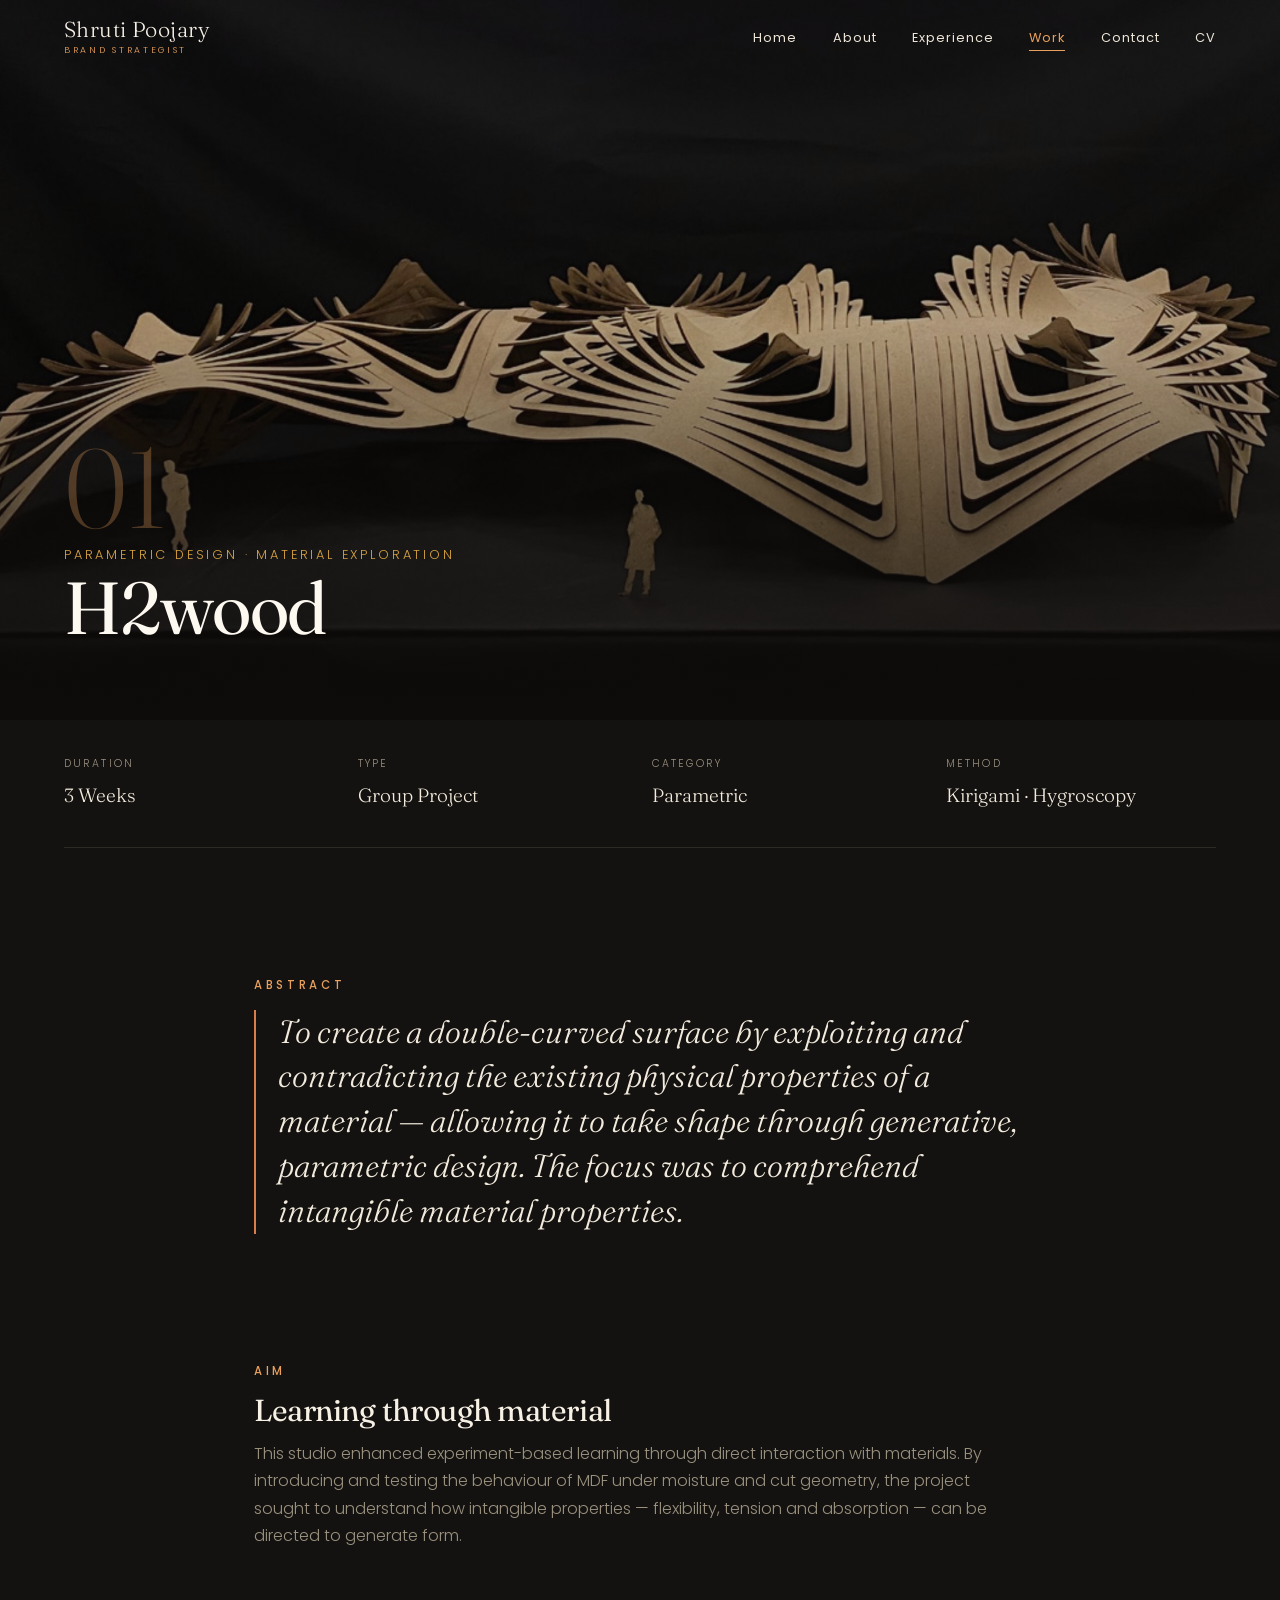
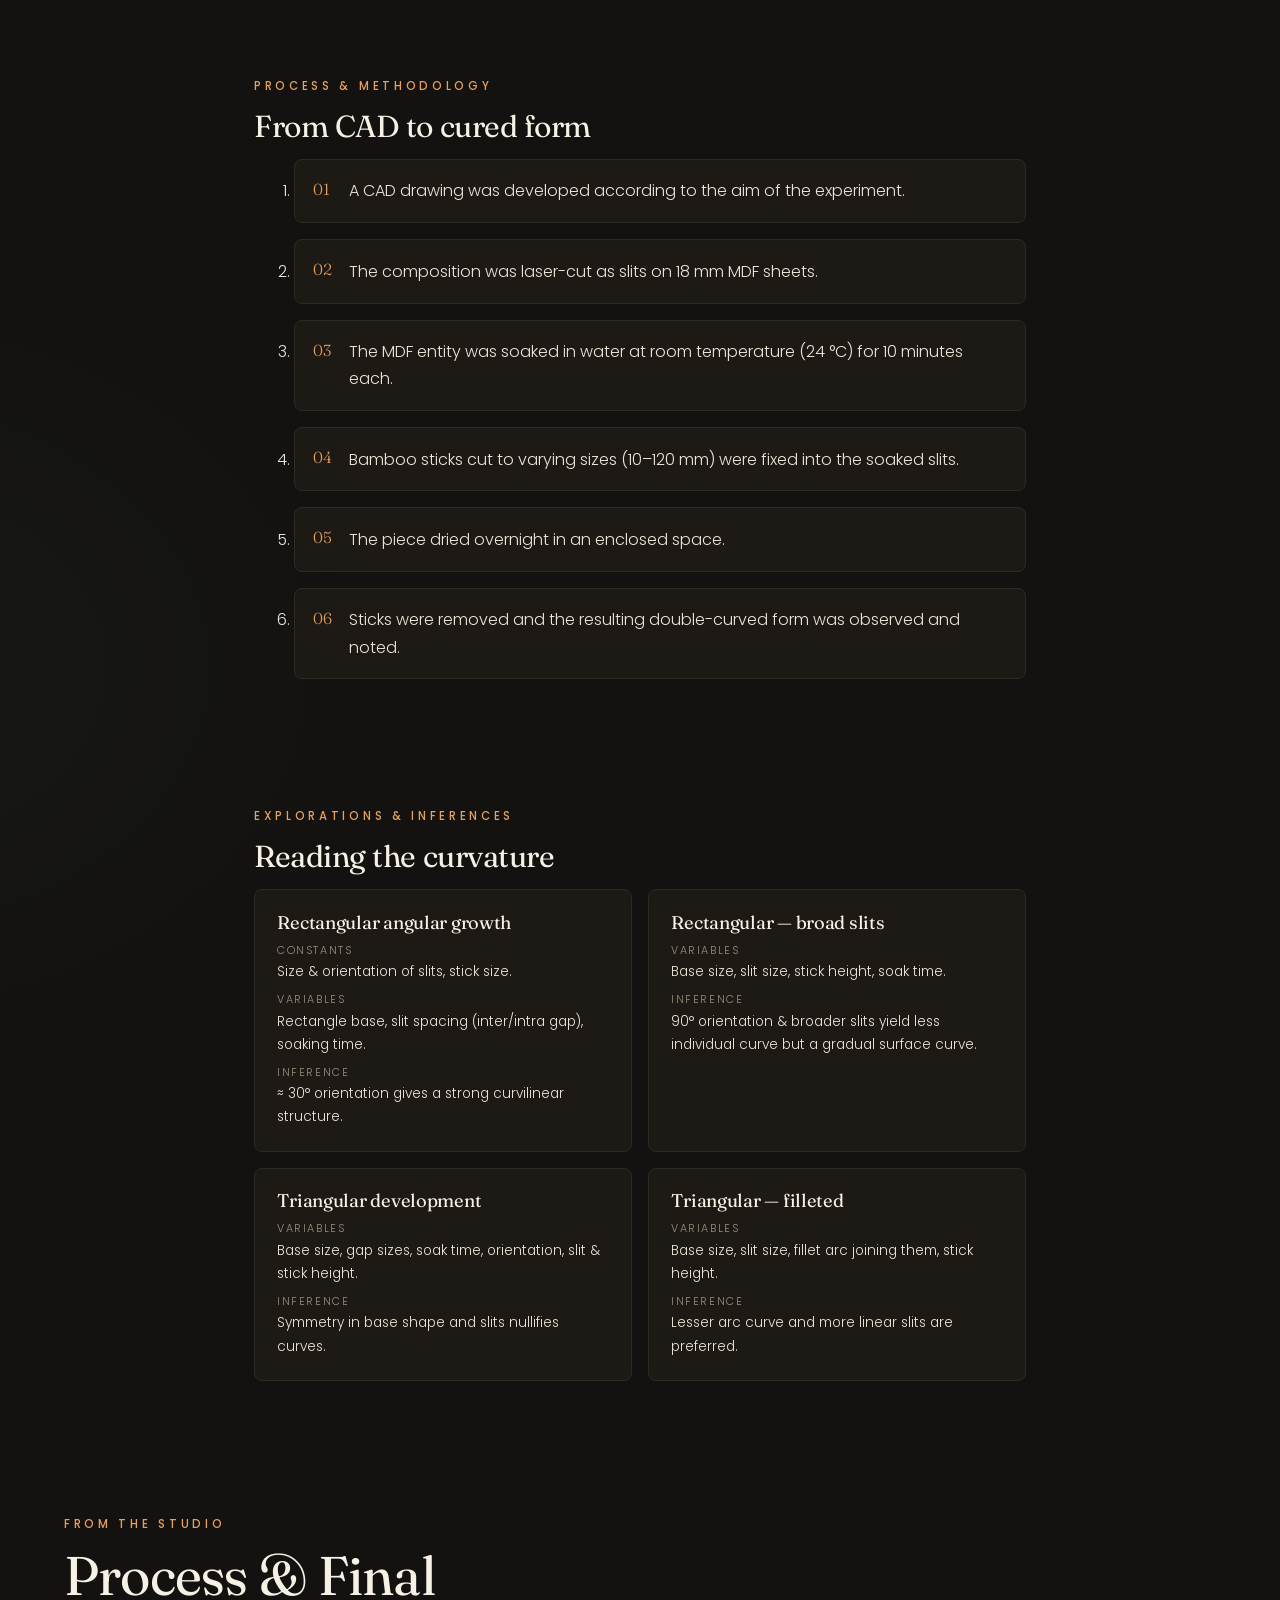
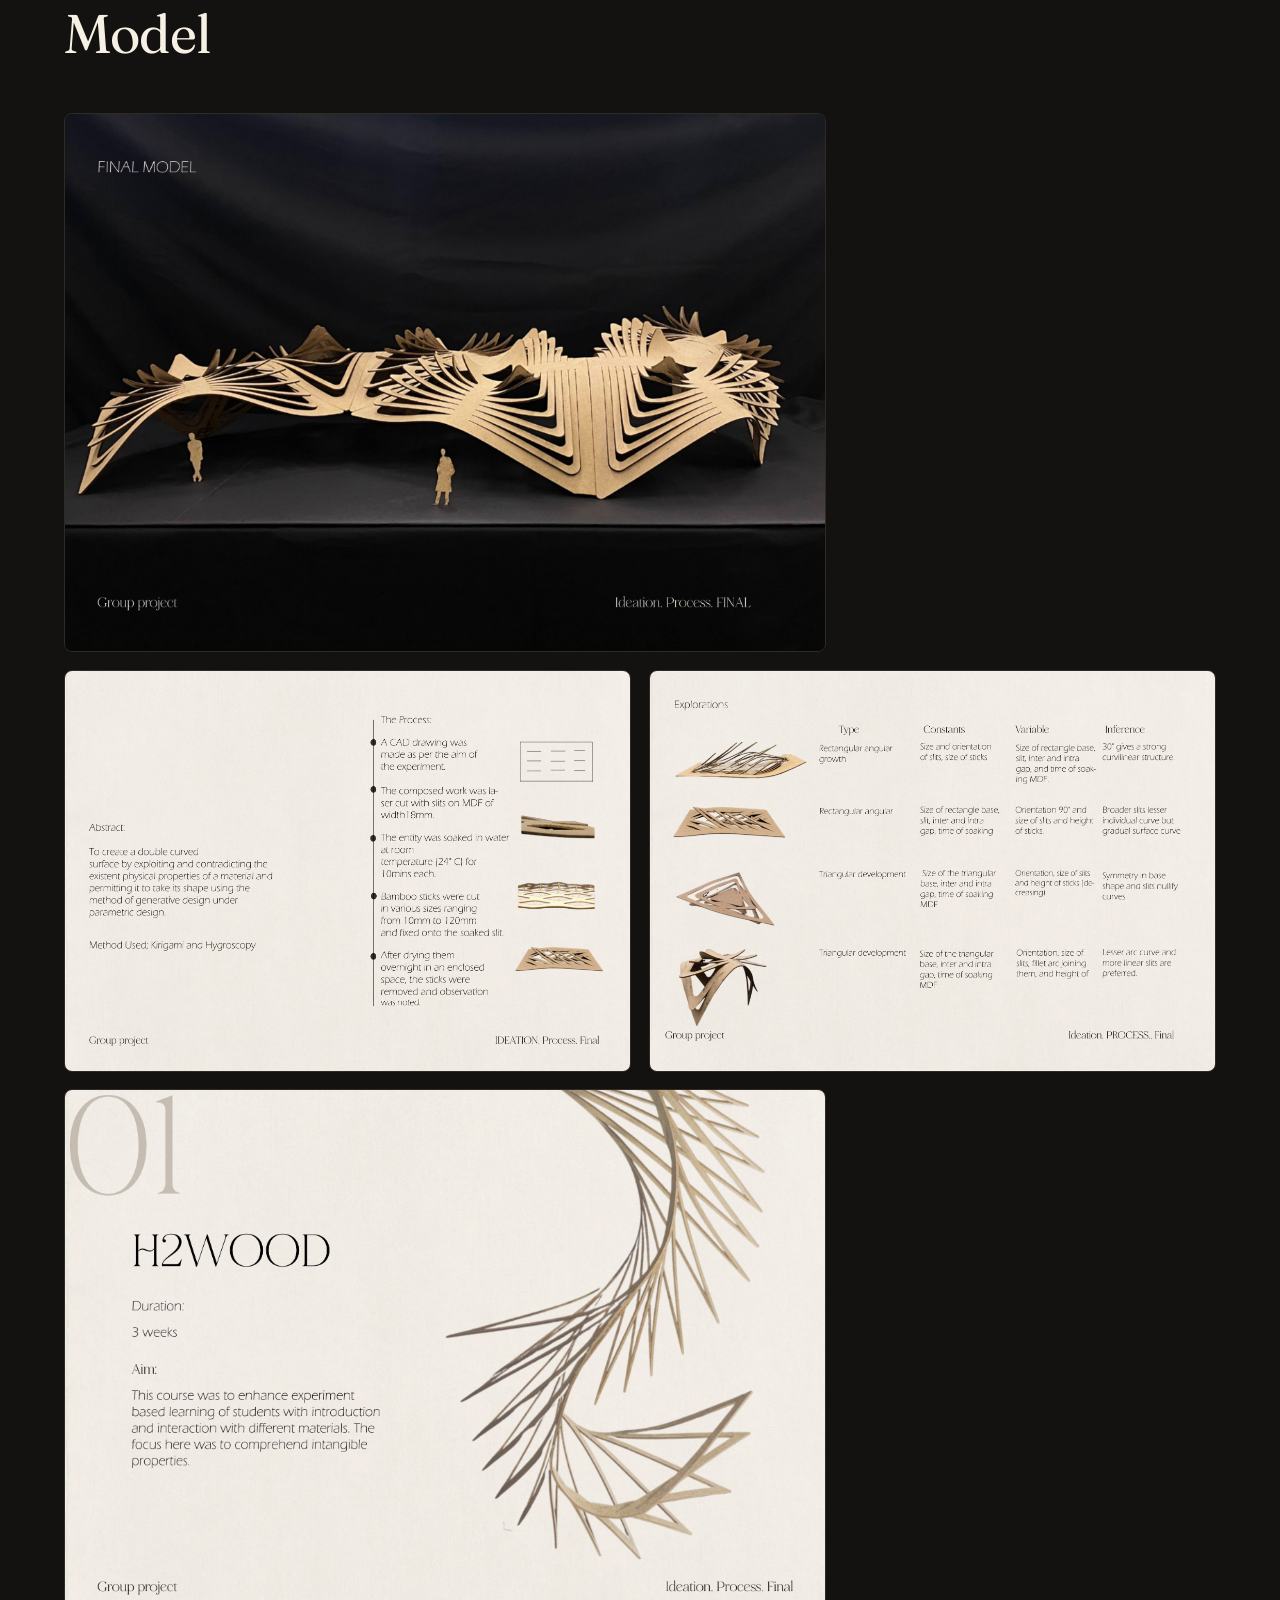
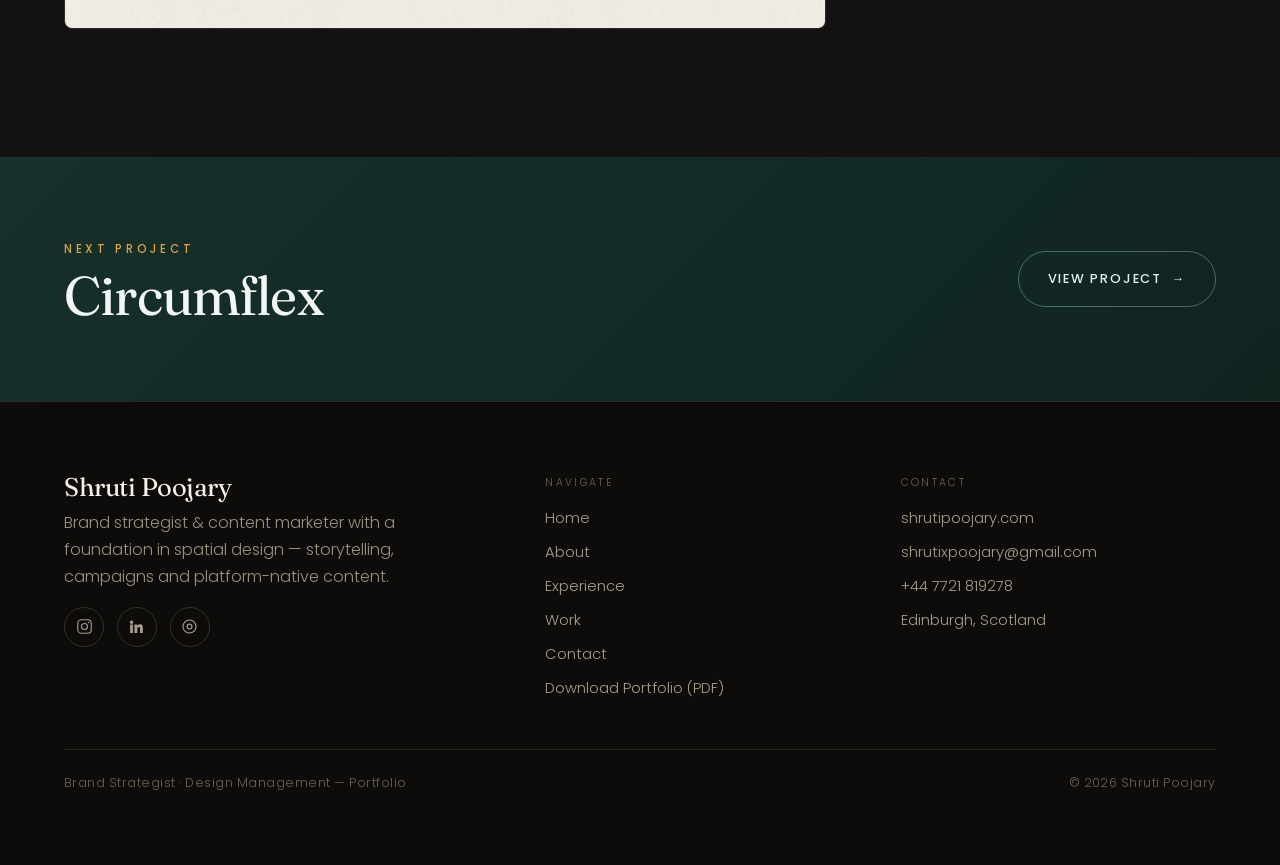
<file: project-h2wood.html>
<!DOCTYPE html>
<html lang="en">
<head>
  <meta charset="UTF-8" />
  <meta name="viewport" content="width=device-width, initial-scale=1.0" />
  <title>H2wood — Parametric Design · Shruti Poojary</title>
  <meta name="description" content="H2wood — creating a double-curved surface by exploiting and contradicting the physical properties of MDF using kirigami and hygroscopy under parametric design." />
  <link rel="preconnect" href="https://fonts.googleapis.com" />
  <link rel="preconnect" href="https://fonts.gstatic.com" crossorigin />
  <link href="https://fonts.googleapis.com/css2?family=Fraunces:ital,opsz,wght@0,9..144,300;0,9..144,400;0,9..144,500;1,9..144,300;1,9..144,400&family=Poppins:wght@300;400;500;600&display=swap" rel="stylesheet" />
  <link rel="stylesheet" href="css/styles.css" />
  <link rel="canonical" href="https://shrutipoojary.com/project-h2wood.html" />
  <meta property="og:type" content="website" />
  <meta property="og:site_name" content="Shruti Poojary" />
  <meta property="og:title" content="H2wood — Parametric Design · Shruti Poojary" />
  <meta property="og:description" content="H2wood — creating a double-curved surface by exploiting and contradicting the physical properties of MDF using kirigami and hygroscopy under parametric design." />
  <meta property="og:url" content="https://shrutipoojary.com/project-h2wood.html" />
  <meta property="og:image" content="https://shrutipoojary.com/assets/img/og-image.jpg" />
  <meta property="og:image:width" content="1200" />
  <meta property="og:image:height" content="630" />
  <meta name="twitter:card" content="summary_large_image" />
  <meta name="twitter:title" content="H2wood — Parametric Design · Shruti Poojary" />
  <meta name="twitter:description" content="H2wood — creating a double-curved surface by exploiting and contradicting the physical properties of MDF using kirigami and hygroscopy under parametric design." />
  <meta name="twitter:image" content="https://shrutipoojary.com/assets/img/og-image.jpg" />
  <link rel="icon" type="image/png" sizes="32x32" href="assets/img/favicon-32.png" />
  <link rel="apple-touch-icon" href="assets/img/apple-touch-icon.png" />
</head>
<body>
  <header class="site-header">
    <nav class="nav wrap" aria-label="Primary">
      <a class="brand" href="index.html"><span class="name">Shruti Poojary</span><span class="role">Brand Strategist</span></a>
      <ul class="nav-links">
        <li><a href="index.html">Home</a></li><li><a href="about.html">About</a></li>
        <li><a href="experience.html">Experience</a></li><li><a href="projects.html" class="active">Work</a></li><li><a href="contact.html">Contact</a></li>
        <li><a href="assets/Shruti-Poojary-CV.pdf" target="_blank" rel="noopener">CV</a></li>
      </ul>
      <button class="nav-toggle" aria-label="Menu" aria-expanded="false"><span></span><span></span><span></span></button>
    </nav>
  </header>

  <main>
    <!-- Hero -->
    <section class="proj-hero">
      <img src="assets/img/hero-h2wood.jpg" alt="H2wood double-curved MDF model" />
      <div class="wrap">
        <span class="num">01</span>
        <p class="ptype">Parametric Design · Material Exploration</p>
        <h1>H2wood</h1>
      </div>
    </section>

    <!-- Meta -->
    <section class="wrap"><div class="metabar">
      <div class="m"><div class="k">Duration</div><div class="v">3 Weeks</div></div>
      <div class="m"><div class="k">Type</div><div class="v">Group Project</div></div>
      <div class="m"><div class="k">Category</div><div class="v">Parametric</div></div>
      <div class="m"><div class="k">Method</div><div class="v">Kirigami · Hygroscopy</div></div>
    </div></section>

    <!-- Content -->
    <section class="section">
      <div class="wrap content-grid" style="max-width:900px;">
        <div class="block reveal">
          <span class="eyebrow">Abstract</span>
          <p class="pull">To create a double-curved surface by exploiting and contradicting the existing physical properties of a material — allowing it to take shape through generative, parametric design. The focus was to comprehend intangible material properties.</p>
        </div>

        <div class="block reveal">
          <span class="eyebrow">Aim</span>
          <h3>Learning through material</h3>
          <p class="muted">This studio enhanced experiment-based learning through direct interaction with materials. By introducing and testing the behaviour of MDF under moisture and cut geometry, the project sought to understand how intangible properties — flexibility, tension and absorption — can be directed to generate form.</p>
        </div>

        <div class="block reveal">
          <span class="eyebrow">Process &amp; Methodology</span>
          <h3>From CAD to cured form</h3>
          <ol class="steps" style="margin-top:1rem;">
            <li>A CAD drawing was developed according to the aim of the experiment.</li>
            <li>The composition was laser-cut as slits on 18 mm MDF sheets.</li>
            <li>The MDF entity was soaked in water at room temperature (24 °C) for 10 minutes each.</li>
            <li>Bamboo sticks cut to varying sizes (10–120 mm) were fixed into the soaked slits.</li>
            <li>The piece dried overnight in an enclosed space.</li>
            <li>Sticks were removed and the resulting double-curved form was observed and noted.</li>
          </ol>
        </div>

        <div class="block reveal">
          <span class="eyebrow">Explorations &amp; Inferences</span>
          <h3>Reading the curvature</h3>
          <div class="explore" style="margin-top:1rem;">
            <div class="card">
              <h4>Rectangular angular growth</h4>
              <div class="row"><span>Constants</span>Size &amp; orientation of slits, stick size.</div>
              <div class="row"><span>Variables</span>Rectangle base, slit spacing (inter/intra gap), soaking time.</div>
              <div class="row"><span>Inference</span>≈ 30° orientation gives a strong curvilinear structure.</div>
            </div>
            <div class="card">
              <h4>Rectangular — broad slits</h4>
              <div class="row"><span>Variables</span>Base size, slit size, stick height, soak time.</div>
              <div class="row"><span>Inference</span>90° orientation &amp; broader slits yield less individual curve but a gradual surface curve.</div>
            </div>
            <div class="card">
              <h4>Triangular development</h4>
              <div class="row"><span>Variables</span>Base size, gap sizes, soak time, orientation, slit &amp; stick height.</div>
              <div class="row"><span>Inference</span>Symmetry in base shape and slits nullifies curves.</div>
            </div>
            <div class="card">
              <h4>Triangular — filleted</h4>
              <div class="row"><span>Variables</span>Base size, slit size, fillet arc joining them, stick height.</div>
              <div class="row"><span>Inference</span>Lesser arc curve and more linear slits are preferred.</div>
            </div>
          </div>
        </div>
      </div>
    </section>

    <!-- Gallery -->
    <section class="section" style="padding-top:0;">
      <div class="wrap">
        <div class="sec-head"><div class="titles reveal"><span class="eyebrow">From the studio</span><h2>Process &amp; Final Model</h2></div></div>
        <div class="gallery">
          <figure class="wide reveal"><img loading="lazy" decoding="async" src="assets/pages/page-07.jpg" data-full="assets/pages/page-07.jpg" alt="H2wood final double-curved model" /><figcaption>Final model — double-curved surface</figcaption></figure>
          <figure class="reveal d1"><img loading="lazy" decoding="async" src="assets/pages/page-05.jpg" data-full="assets/pages/page-05.jpg" alt="Process — soaking, slitting and drying" /><figcaption>Process &amp; abstract</figcaption></figure>
          <figure class="reveal"><img loading="lazy" decoding="async" src="assets/pages/page-06.jpg" data-full="assets/pages/page-06.jpg" alt="Explorations table" /><figcaption>Explorations &amp; inferences</figcaption></figure>
          <figure class="wide reveal d1"><img loading="lazy" decoding="async" src="assets/pages/page-04.jpg" data-full="assets/pages/page-04.jpg" alt="H2wood project introduction" /><figcaption>Ideation</figcaption></figure>
        </div>
      </div>
    </section>

    <!-- Next -->
    <section class="section dark teal" style="padding-block:clamp(3rem,6vw,5rem);">
      <div class="wrap" style="display:flex; align-items:center; justify-content:space-between; gap:1.5rem; flex-wrap:wrap;">
        <div class="reveal"><span class="eyebrow">Next Project</span><h2 style="margin-top:.4rem;">Circumflex</h2></div>
        <a href="project-circumflex.html" class="btn reveal d1">View project <span class="arr">→</span></a>
      </div>
    </section>
  </main>

  <footer class="site-footer">
    <div class="wrap">
      <div class="footer-grid">
        <div class="foot-col"><h4>Shruti Poojary</h4><p class="muted" style="max-width:34ch;">Brand strategist &amp; content marketer with a foundation in spatial design — storytelling, campaigns and platform-native content.</p>
          <div class="socials"><a href="https://instagram.com/shrutixpoojary" target="_blank" rel="noopener" aria-label="Instagram"><svg width="17" height="17" viewBox="0 0 24 24" fill="none" stroke="currentColor" stroke-width="1.6"><rect x="2.5" y="2.5" width="19" height="19" rx="5"/><circle cx="12" cy="12" r="4.2"/><circle cx="17.6" cy="6.4" r="1.1" fill="currentColor" stroke="none"/></svg></a><a href="https://www.linkedin.com/in/shrutixpoojary" target="_blank" rel="noopener" aria-label="LinkedIn"><svg width="17" height="17" viewBox="0 0 24 24" fill="currentColor"><path d="M4.98 3.5a2.5 2.5 0 1 1 0 5 2.5 2.5 0 0 1 0-5zM3 9h4v12H3zM9 9h3.8v1.7h.05c.53-1 1.8-2.05 3.7-2.05 3.96 0 4.45 2.6 4.45 6V21h-4v-5.3c0-1.26-.02-2.9-1.77-2.9-1.77 0-2.04 1.38-2.04 2.8V21H9z"/></svg></a><a href="https://issuu.com/shrutixpoojary" target="_blank" rel="noopener" aria-label="Issuu"><svg width="17" height="17" viewBox="0 0 24 24" fill="none" stroke="currentColor" stroke-width="1.6"><circle cx="12" cy="12" r="9.2"/><circle cx="12" cy="12" r="3.4"/></svg></a></div>
        </div>
        <div class="foot-col"><p class="lbl">Navigate</p><ul><li><a href="index.html">Home</a></li><li><a href="about.html">About</a></li><li><a href="experience.html">Experience</a></li><li><a href="projects.html">Work</a></li><li><a href="contact.html">Contact</a></li><li><a href="assets/Shruti-Poojary-Portfolio.pdf" target="_blank" rel="noopener">Download Portfolio (PDF)</a></li></ul></div>
        <div class="foot-col"><p class="lbl">Contact</p><ul><li><a href="https://shrutipoojary.com" target="_blank" rel="noopener">shrutipoojary.com</a></li><li><a href="mailto:shrutixpoojary@gmail.com">shrutixpoojary@gmail.com</a></li><li><a href="tel:+447721819278">+44 7721 819278</a></li><li>Edinburgh, Scotland</li></ul></div>
      </div>
      <div class="foot-bottom"><span>Brand Strategist · Design Management — Portfolio</span><span>© <span data-year>2023</span> Shruti Poojary</span></div>
    </div>
  </footer>
  <script src="js/main.js"></script>
</body>
</html>
</file>
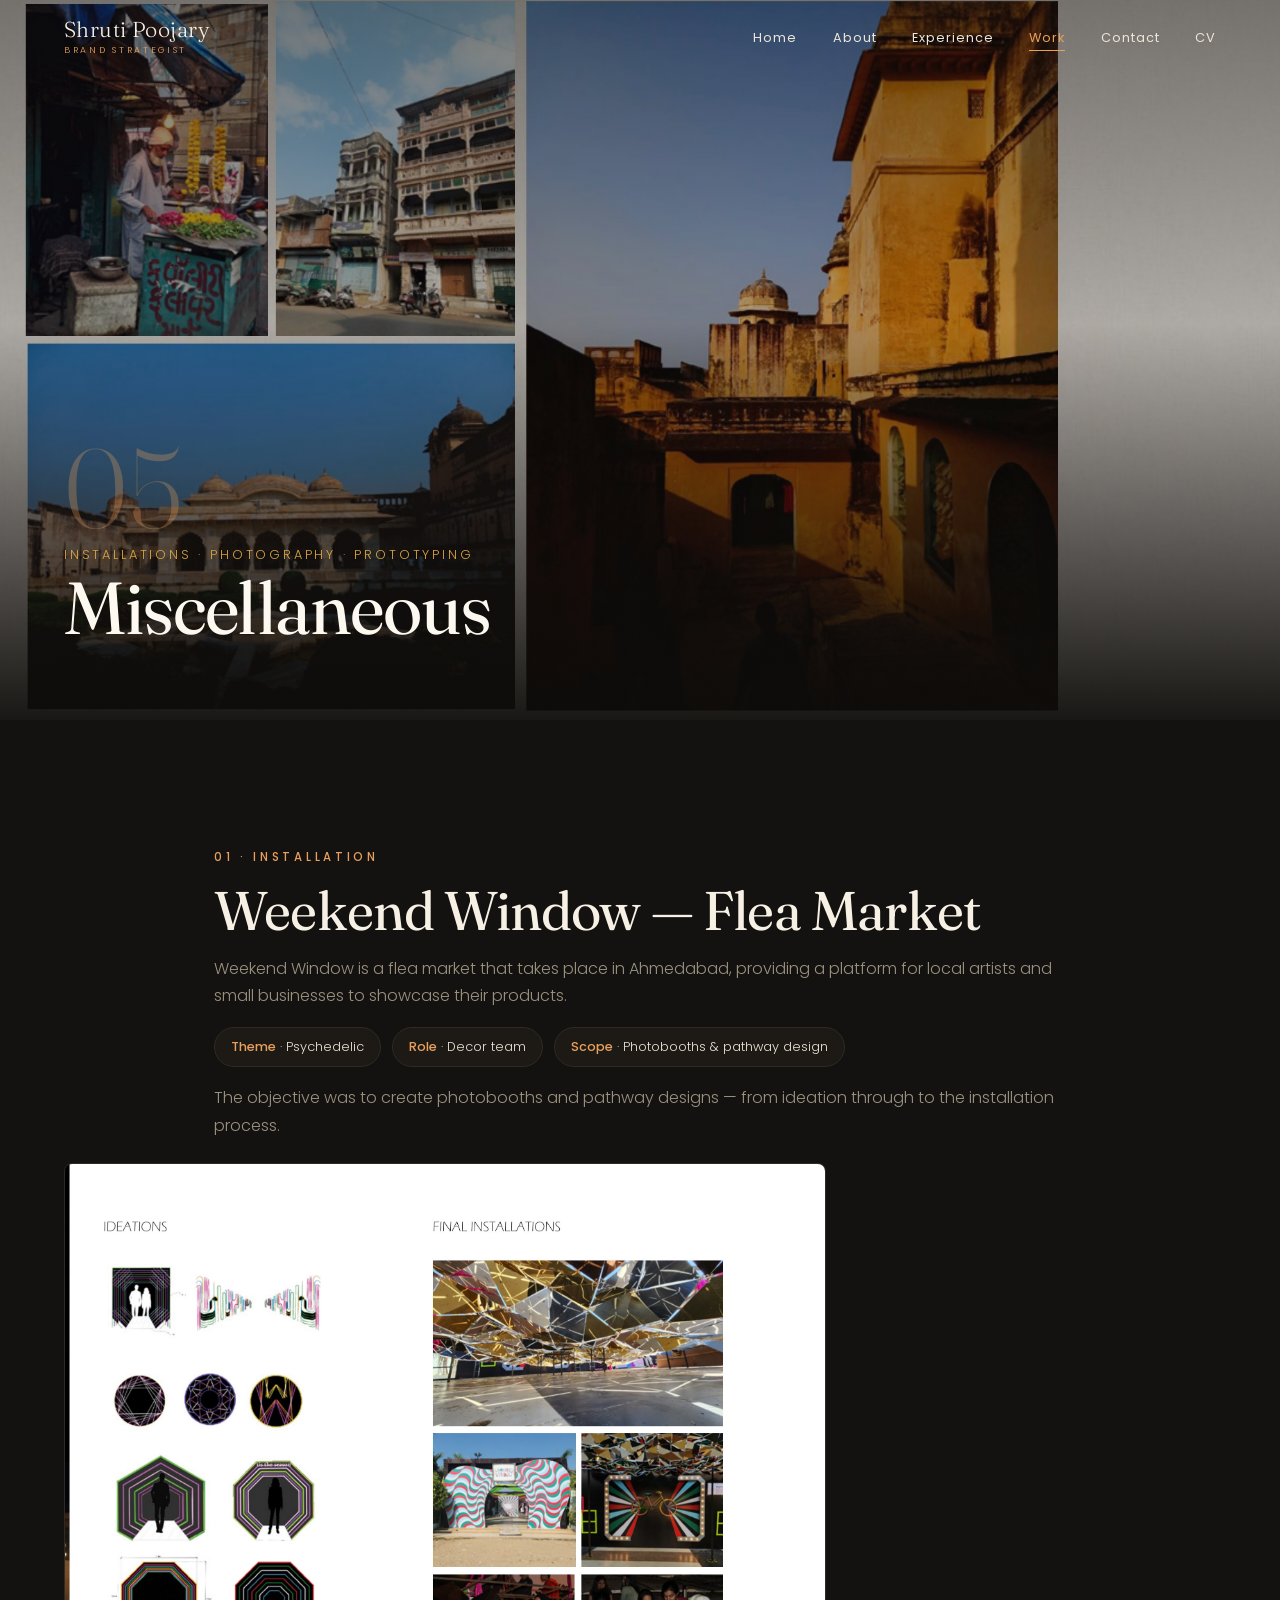
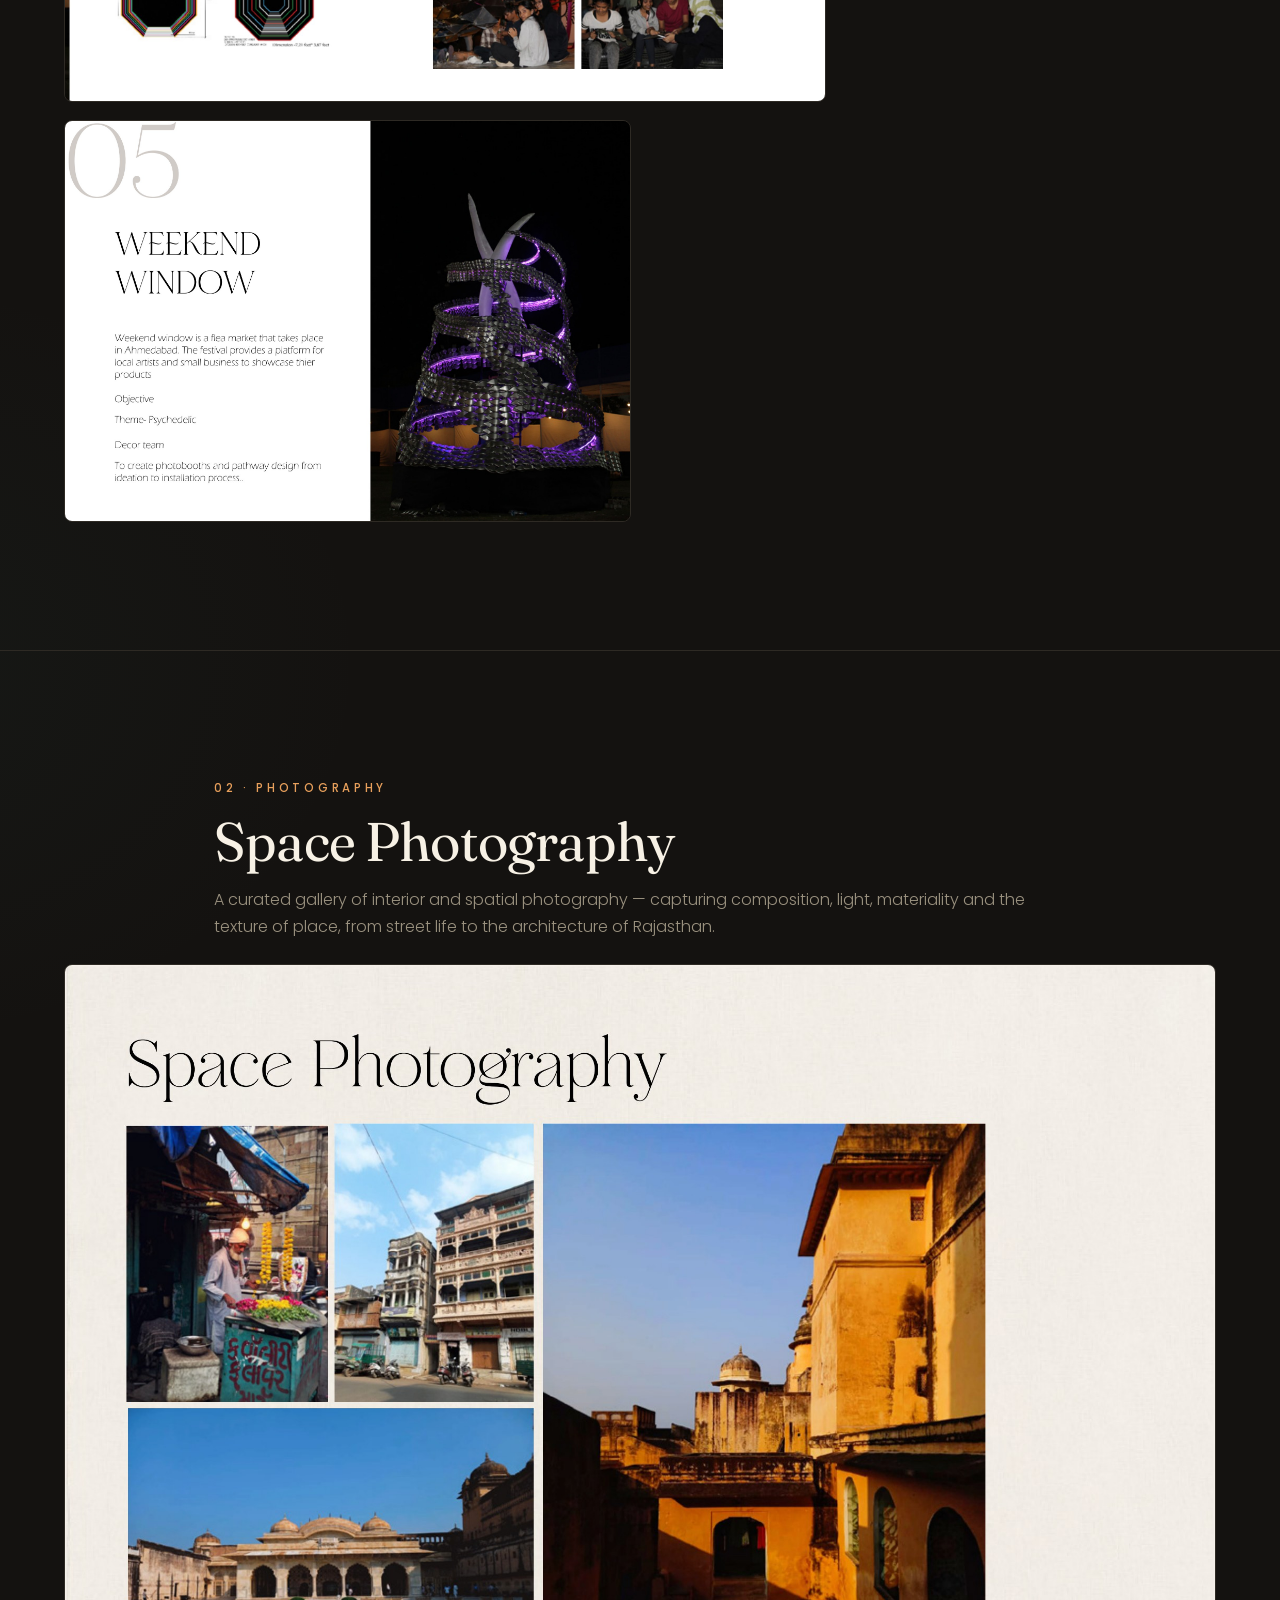
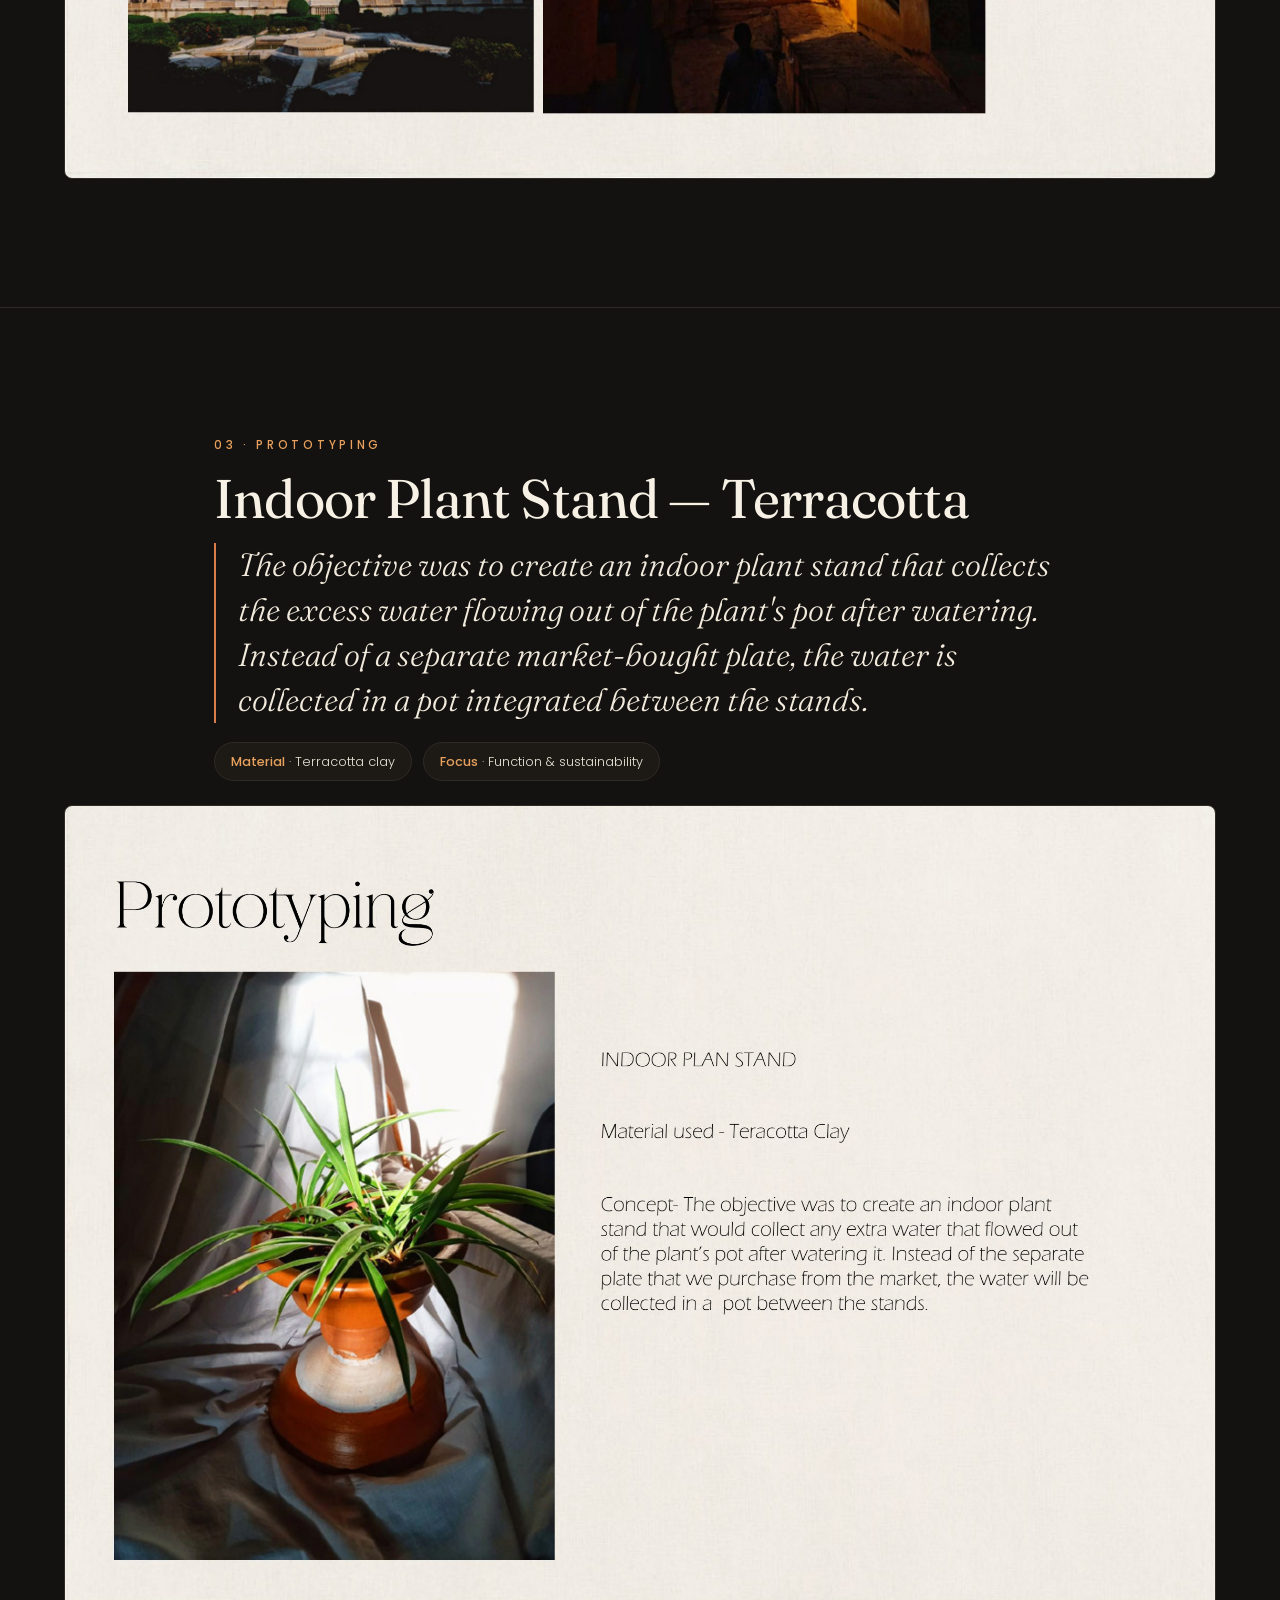
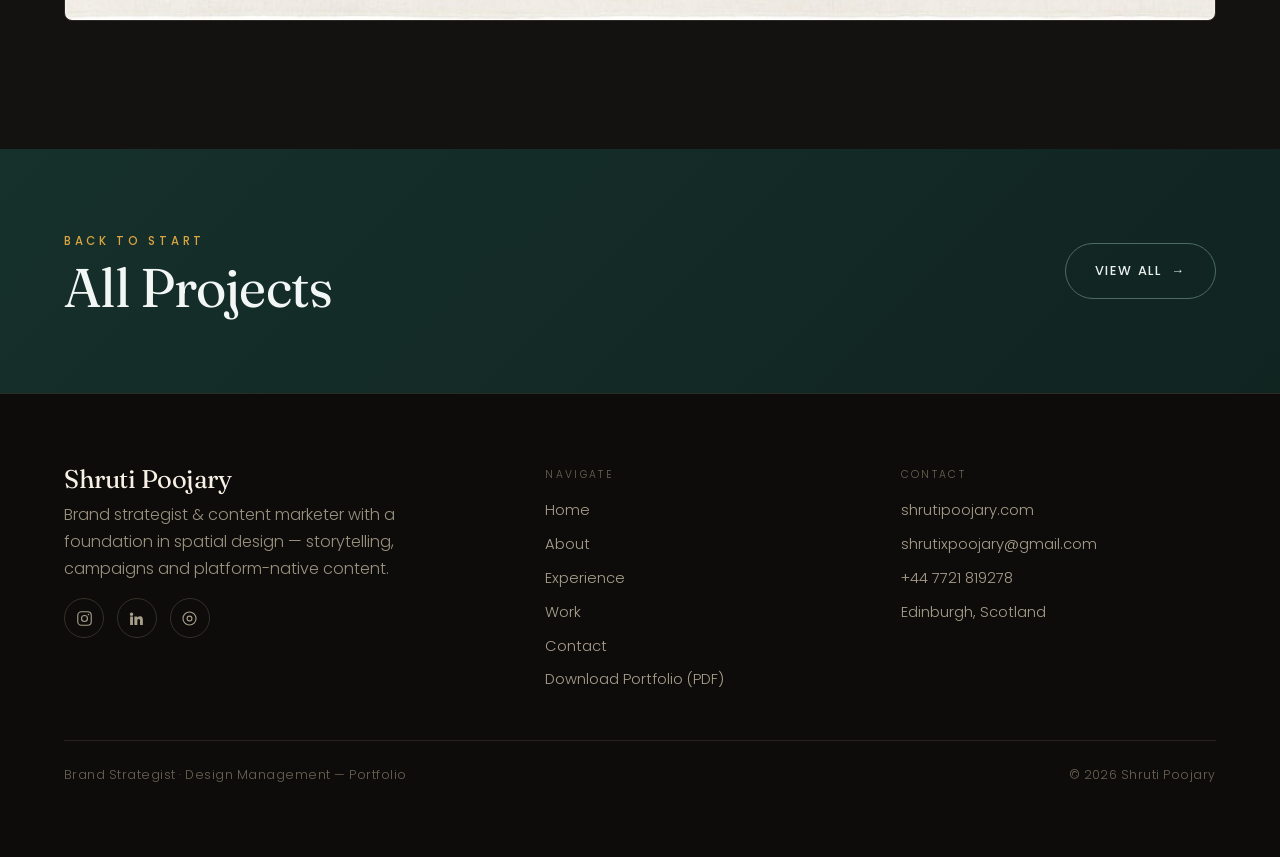
<file: project-miscellaneous.html>
<!DOCTYPE html>
<html lang="en">
<head>
  <meta charset="UTF-8" />
  <meta name="viewport" content="width=device-width, initial-scale=1.0" />
  <title>Miscellaneous — Installations, Photography &amp; Prototyping · Shruti Poojary</title>
  <meta name="description" content="Miscellaneous works by Shruti Poojary — Weekend Window flea-market installations, space photography and a terracotta indoor plant-stand prototype." />
  <link rel="preconnect" href="https://fonts.googleapis.com" />
  <link rel="preconnect" href="https://fonts.gstatic.com" crossorigin />
  <link href="https://fonts.googleapis.com/css2?family=Fraunces:ital,opsz,wght@0,9..144,300;0,9..144,400;0,9..144,500;1,9..144,300;1,9..144,400&family=Poppins:wght@300;400;500;600&display=swap" rel="stylesheet" />
  <link rel="stylesheet" href="css/styles.css" />
  <link rel="canonical" href="https://shrutipoojary.com/project-miscellaneous.html" />
  <meta property="og:type" content="website" />
  <meta property="og:site_name" content="Shruti Poojary" />
  <meta property="og:title" content="Miscellaneous — Installations, Photography &amp; Prototyping · Shruti Poojary" />
  <meta property="og:description" content="Miscellaneous works by Shruti Poojary — Weekend Window flea-market installations, space photography and a terracotta indoor plant-stand prototype." />
  <meta property="og:url" content="https://shrutipoojary.com/project-miscellaneous.html" />
  <meta property="og:image" content="https://shrutipoojary.com/assets/img/og-image.jpg" />
  <meta property="og:image:width" content="1200" />
  <meta property="og:image:height" content="630" />
  <meta name="twitter:card" content="summary_large_image" />
  <meta name="twitter:title" content="Miscellaneous — Installations, Photography &amp; Prototyping · Shruti Poojary" />
  <meta name="twitter:description" content="Miscellaneous works by Shruti Poojary — Weekend Window flea-market installations, space photography and a terracotta indoor plant-stand prototype." />
  <meta name="twitter:image" content="https://shrutipoojary.com/assets/img/og-image.jpg" />
  <link rel="icon" type="image/png" sizes="32x32" href="assets/img/favicon-32.png" />
  <link rel="apple-touch-icon" href="assets/img/apple-touch-icon.png" />
</head>
<body>
  <header class="site-header">
    <nav class="nav wrap" aria-label="Primary">
      <a class="brand" href="index.html"><span class="name">Shruti Poojary</span><span class="role">Brand Strategist</span></a>
      <ul class="nav-links">
        <li><a href="index.html">Home</a></li><li><a href="about.html">About</a></li>
        <li><a href="experience.html">Experience</a></li><li><a href="projects.html" class="active">Work</a></li><li><a href="contact.html">Contact</a></li>
        <li><a href="assets/Shruti-Poojary-CV.pdf" target="_blank" rel="noopener">CV</a></li>
      </ul>
      <button class="nav-toggle" aria-label="Menu" aria-expanded="false"><span></span><span></span><span></span></button>
    </nav>
  </header>

  <main>
    <section class="proj-hero">
      <img src="assets/img/hero-misc.jpg" alt="Miscellaneous works — installations and photography" />
      <div class="wrap">
        <span class="num">05</span>
        <p class="ptype">Installations · Photography · Prototyping</p>
        <h1>Miscellaneous</h1>
      </div>
    </section>

    <!-- Weekend Window -->
    <section class="section">
      <div class="wrap content-grid" style="max-width:980px;">
        <div class="block reveal">
          <span class="eyebrow">01 · Installation</span>
          <h2 style="margin:.4rem 0 1rem;">Weekend Window — Flea Market</h2>
          <p class="muted">Weekend Window is a flea market that takes place in Ahmedabad, providing a platform for local artists and small businesses to showcase their products.</p>
          <div class="facts" style="margin-top:1.1rem;">
            <span class="chip"><b>Theme</b> · Psychedelic</span>
            <span class="chip"><b>Role</b> · Decor team</span>
            <span class="chip"><b>Scope</b> · Photobooths &amp; pathway design</span>
          </div>
          <p class="muted" style="margin-top:1.1rem;">The objective was to create photobooths and pathway designs — from ideation through to the installation process.</p>
        </div>
      </div>
      <div class="wrap" style="margin-top:1.5rem;">
        <div class="gallery">
          <figure class="wide reveal"><img loading="lazy" decoding="async" src="assets/pages/page-23.jpg" data-full="assets/pages/page-23.jpg" alt="Weekend Window ideations and final installations" /><figcaption>Ideations &amp; final installations</figcaption></figure>
          <figure class="reveal d1"><img loading="lazy" decoding="async" src="assets/pages/page-22.jpg" data-full="assets/pages/page-22.jpg" alt="Weekend Window introduction" /><figcaption>Brief &amp; objective</figcaption></figure>
        </div>
      </div>
    </section>

    <hr class="divider wrap" />

    <!-- Space Photography -->
    <section class="section">
      <div class="wrap content-grid" style="max-width:980px;">
        <div class="block reveal">
          <span class="eyebrow">02 · Photography</span>
          <h2 style="margin:.4rem 0 1rem;">Space Photography</h2>
          <p class="muted">A curated gallery of interior and spatial photography — capturing composition, light, materiality and the texture of place, from street life to the architecture of Rajasthan.</p>
        </div>
      </div>
      <div class="wrap" style="margin-top:1.5rem;">
        <div class="gallery">
          <figure class="full reveal"><img loading="lazy" decoding="async" src="assets/pages/page-24.jpg" data-full="assets/pages/page-24.jpg" alt="Space photography series" /><figcaption>Space photography</figcaption></figure>
        </div>
      </div>
    </section>

    <hr class="divider wrap" />

    <!-- Prototyping -->
    <section class="section">
      <div class="wrap content-grid" style="max-width:980px;">
        <div class="block reveal">
          <span class="eyebrow">03 · Prototyping</span>
          <h2 style="margin:.4rem 0 1rem;">Indoor Plant Stand — Terracotta</h2>
          <p class="pull">The objective was to create an indoor plant stand that collects the excess water flowing out of the plant's pot after watering. Instead of a separate market-bought plate, the water is collected in a pot integrated between the stands.</p>
          <div class="facts" style="margin-top:1.2rem;">
            <span class="chip"><b>Material</b> · Terracotta clay</span>
            <span class="chip"><b>Focus</b> · Function &amp; sustainability</span>
          </div>
        </div>
      </div>
      <div class="wrap" style="margin-top:1.5rem;">
        <div class="gallery">
          <figure class="full reveal"><img loading="lazy" decoding="async" src="assets/pages/page-25.jpg" data-full="assets/pages/page-25.jpg" alt="Terracotta indoor plant stand prototype" /><figcaption>Concept &amp; prototype</figcaption></figure>
        </div>
      </div>
    </section>

    <section class="section dark teal" style="padding-block:clamp(3rem,6vw,5rem);">
      <div class="wrap" style="display:flex; align-items:center; justify-content:space-between; gap:1.5rem; flex-wrap:wrap;">
        <div class="reveal"><span class="eyebrow">Back to start</span><h2 style="margin-top:.4rem;">All Projects</h2></div>
        <a href="projects.html" class="btn reveal d1">View all <span class="arr">→</span></a>
      </div>
    </section>
  </main>

  <footer class="site-footer">
    <div class="wrap">
      <div class="footer-grid">
        <div class="foot-col"><h4>Shruti Poojary</h4><p class="muted" style="max-width:34ch;">Brand strategist &amp; content marketer with a foundation in spatial design — storytelling, campaigns and platform-native content.</p>
          <div class="socials"><a href="https://instagram.com/shrutixpoojary" target="_blank" rel="noopener" aria-label="Instagram"><svg width="17" height="17" viewBox="0 0 24 24" fill="none" stroke="currentColor" stroke-width="1.6"><rect x="2.5" y="2.5" width="19" height="19" rx="5"/><circle cx="12" cy="12" r="4.2"/><circle cx="17.6" cy="6.4" r="1.1" fill="currentColor" stroke="none"/></svg></a><a href="https://www.linkedin.com/in/shrutixpoojary" target="_blank" rel="noopener" aria-label="LinkedIn"><svg width="17" height="17" viewBox="0 0 24 24" fill="currentColor"><path d="M4.98 3.5a2.5 2.5 0 1 1 0 5 2.5 2.5 0 0 1 0-5zM3 9h4v12H3zM9 9h3.8v1.7h.05c.53-1 1.8-2.05 3.7-2.05 3.96 0 4.45 2.6 4.45 6V21h-4v-5.3c0-1.26-.02-2.9-1.77-2.9-1.77 0-2.04 1.38-2.04 2.8V21H9z"/></svg></a><a href="https://issuu.com/shrutixpoojary" target="_blank" rel="noopener" aria-label="Issuu"><svg width="17" height="17" viewBox="0 0 24 24" fill="none" stroke="currentColor" stroke-width="1.6"><circle cx="12" cy="12" r="9.2"/><circle cx="12" cy="12" r="3.4"/></svg></a></div>
        </div>
        <div class="foot-col"><p class="lbl">Navigate</p><ul><li><a href="index.html">Home</a></li><li><a href="about.html">About</a></li><li><a href="experience.html">Experience</a></li><li><a href="projects.html">Work</a></li><li><a href="contact.html">Contact</a></li><li><a href="assets/Shruti-Poojary-Portfolio.pdf" target="_blank" rel="noopener">Download Portfolio (PDF)</a></li></ul></div>
        <div class="foot-col"><p class="lbl">Contact</p><ul><li><a href="https://shrutipoojary.com" target="_blank" rel="noopener">shrutipoojary.com</a></li><li><a href="mailto:shrutixpoojary@gmail.com">shrutixpoojary@gmail.com</a></li><li><a href="tel:+447721819278">+44 7721 819278</a></li><li>Edinburgh, Scotland</li></ul></div>
      </div>
      <div class="foot-bottom"><span>Brand Strategist · Design Management — Portfolio</span><span>© <span data-year>2023</span> Shruti Poojary</span></div>
    </div>
  </footer>
  <script src="js/main.js"></script>
</body>
</html>
</file>
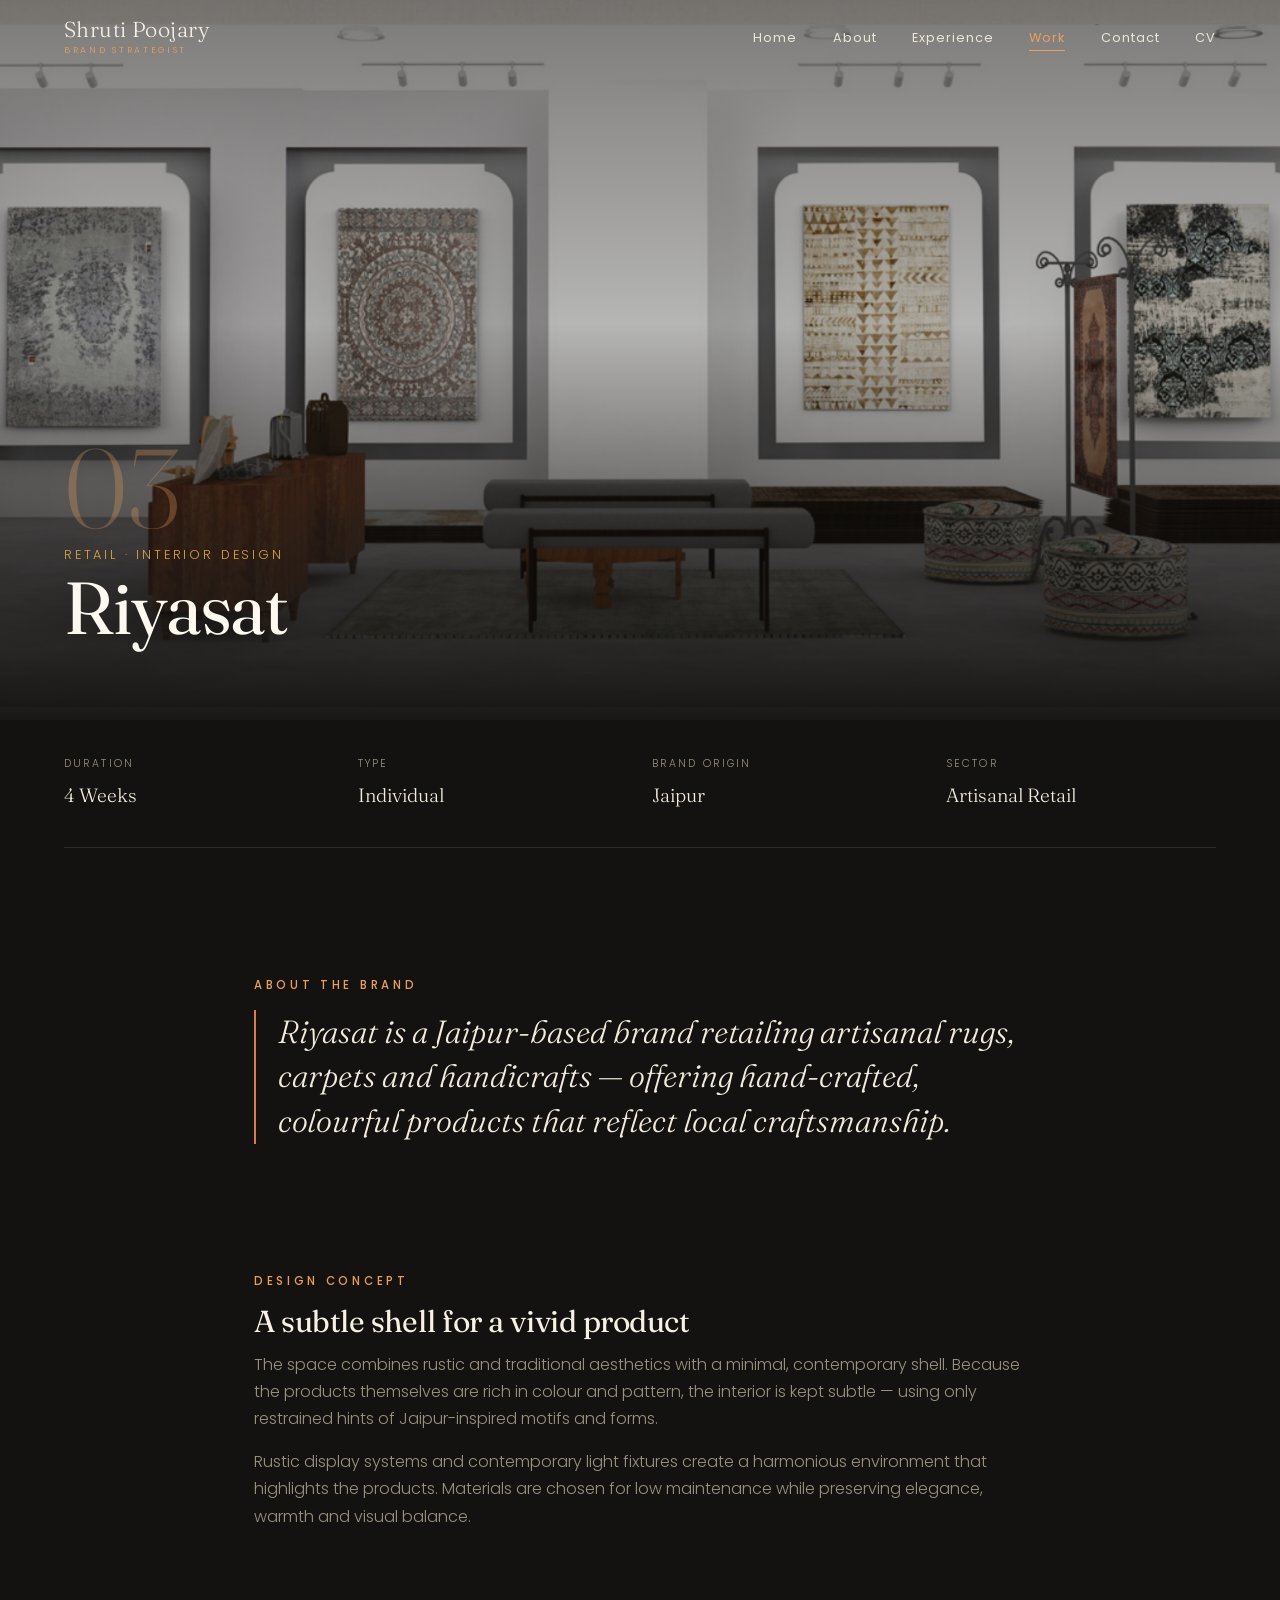
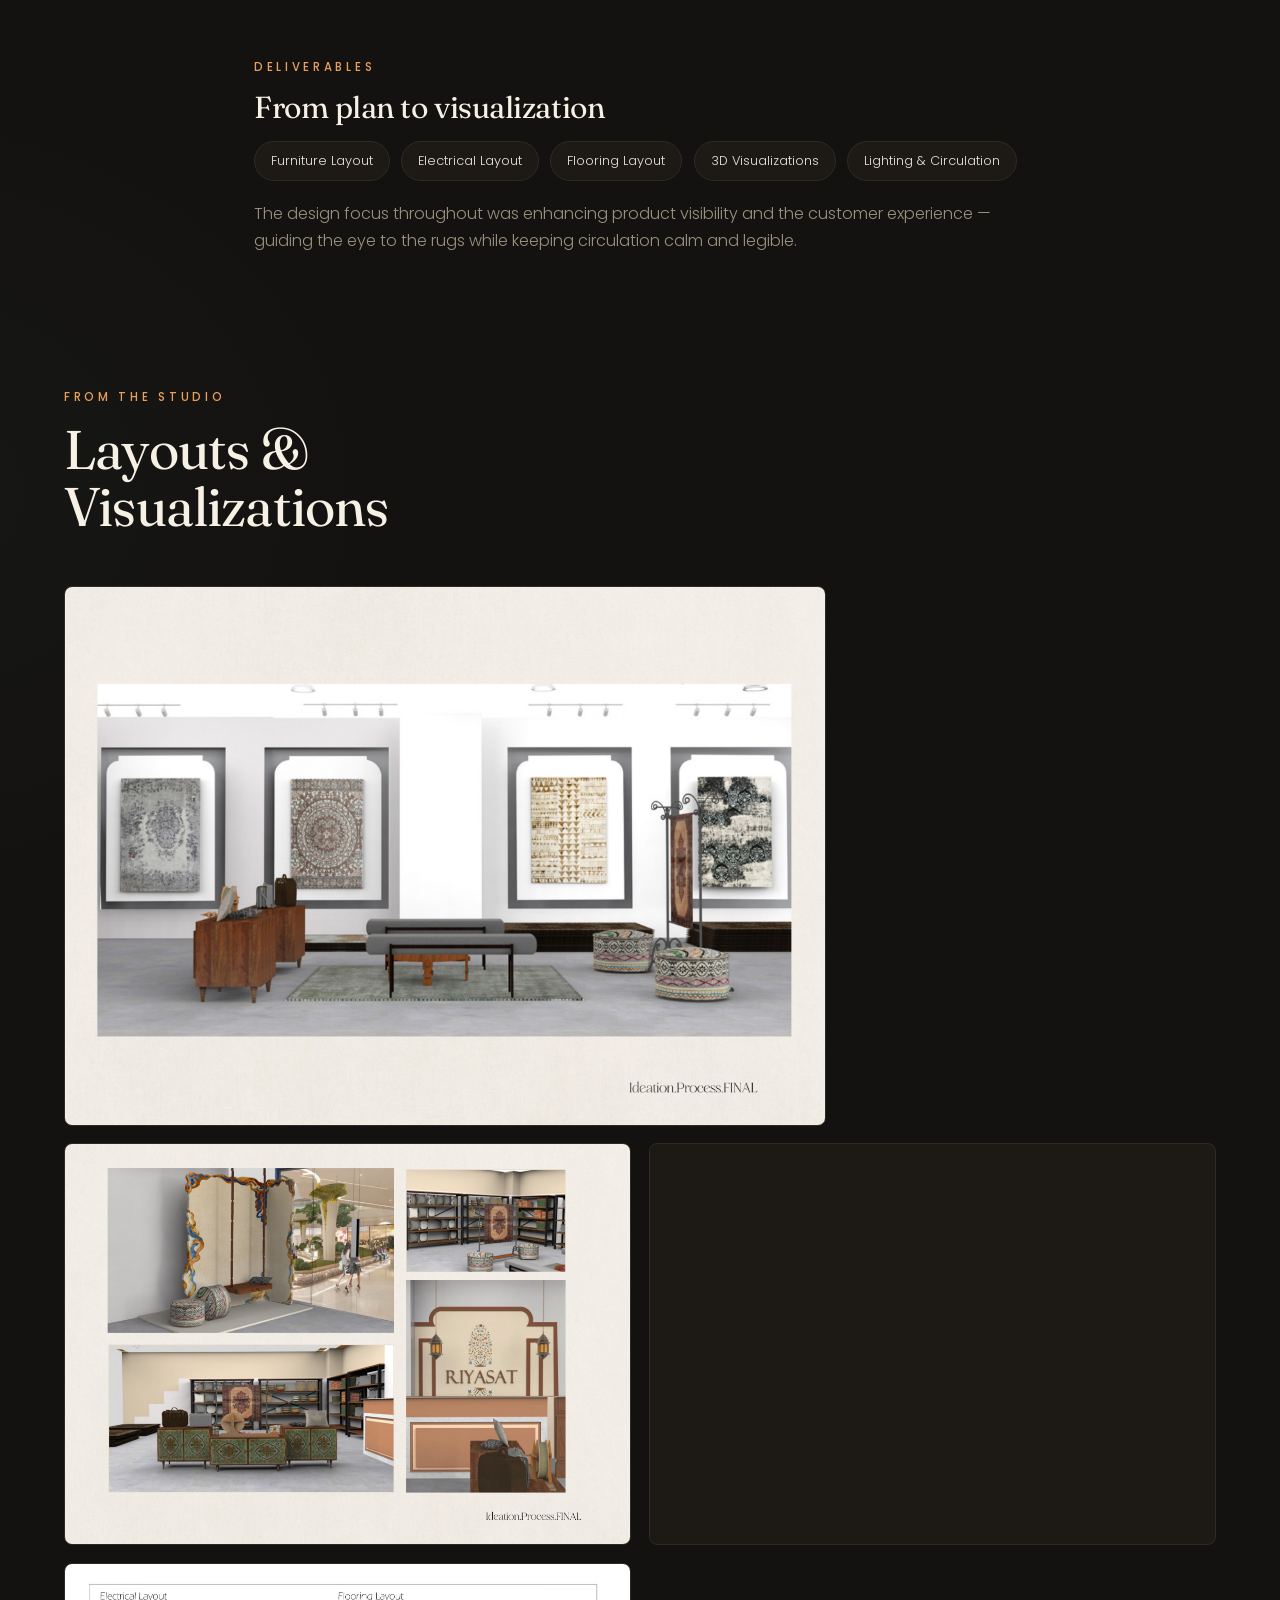
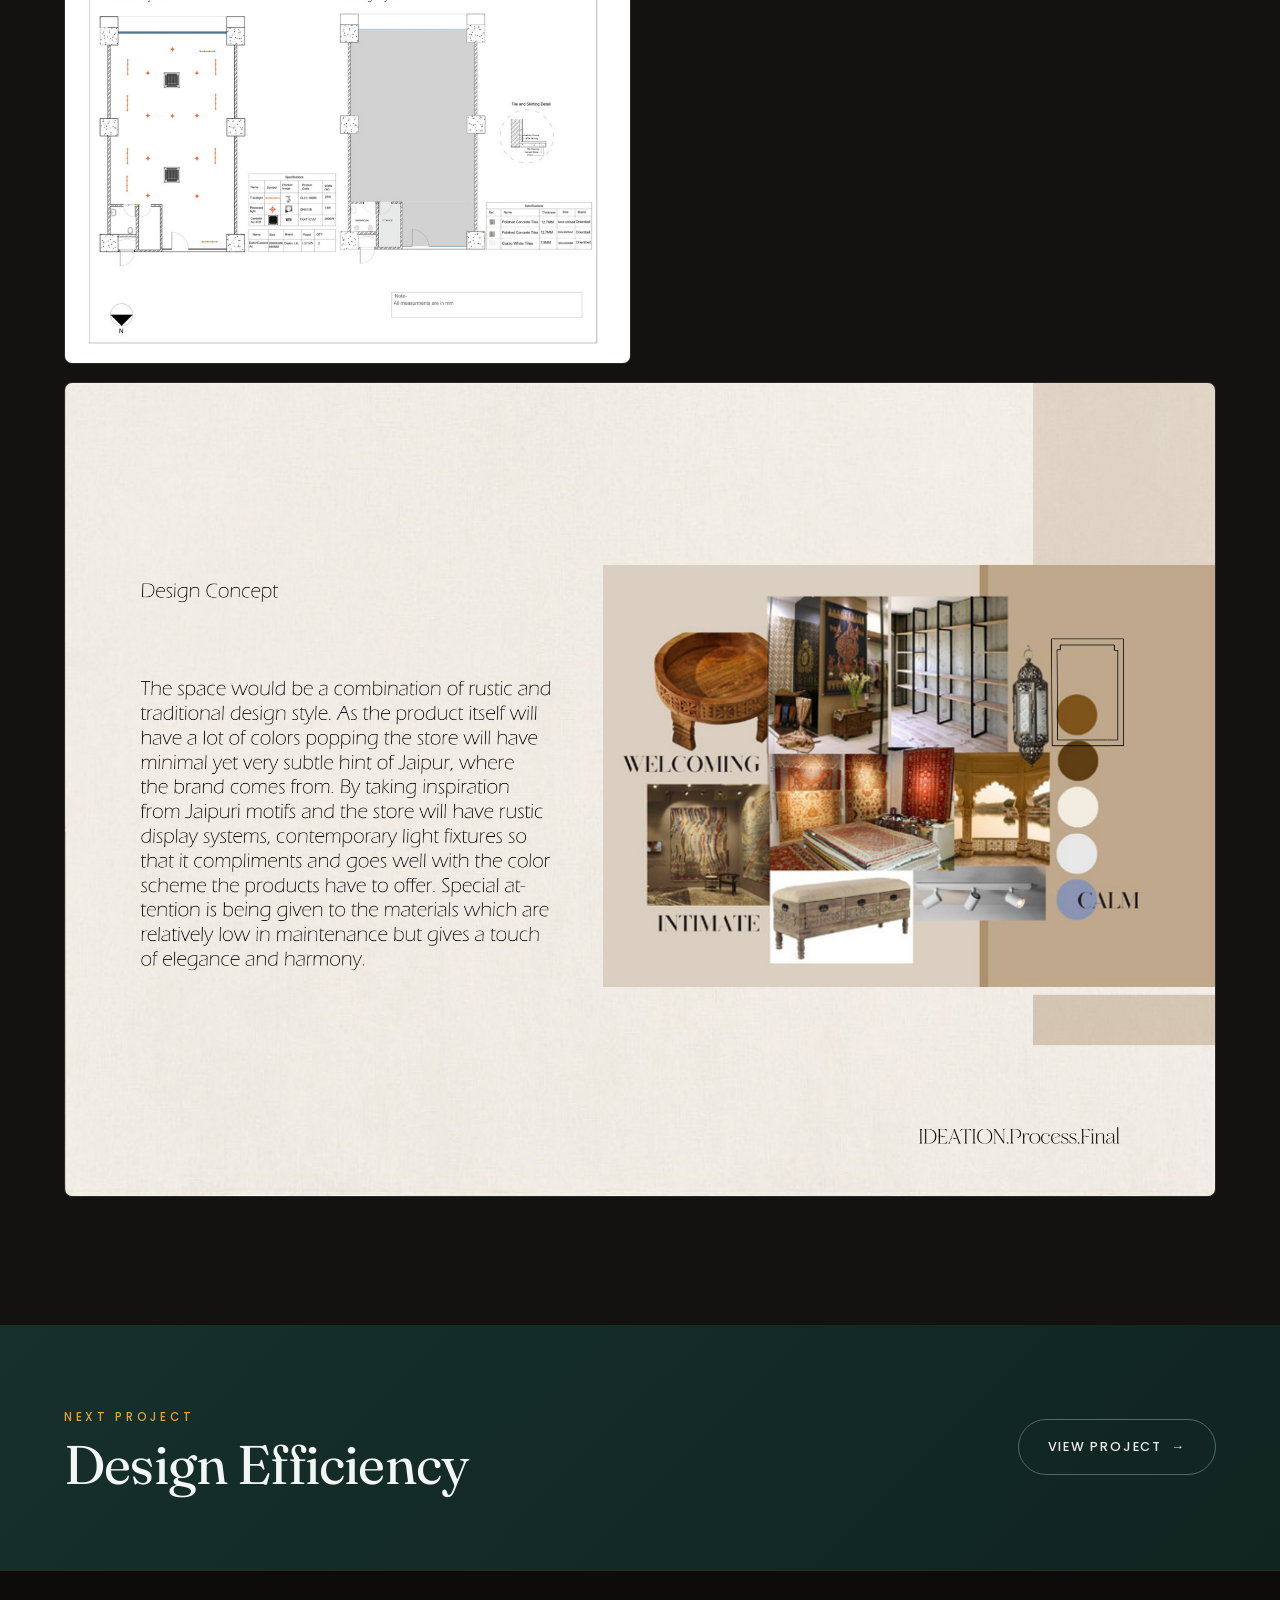
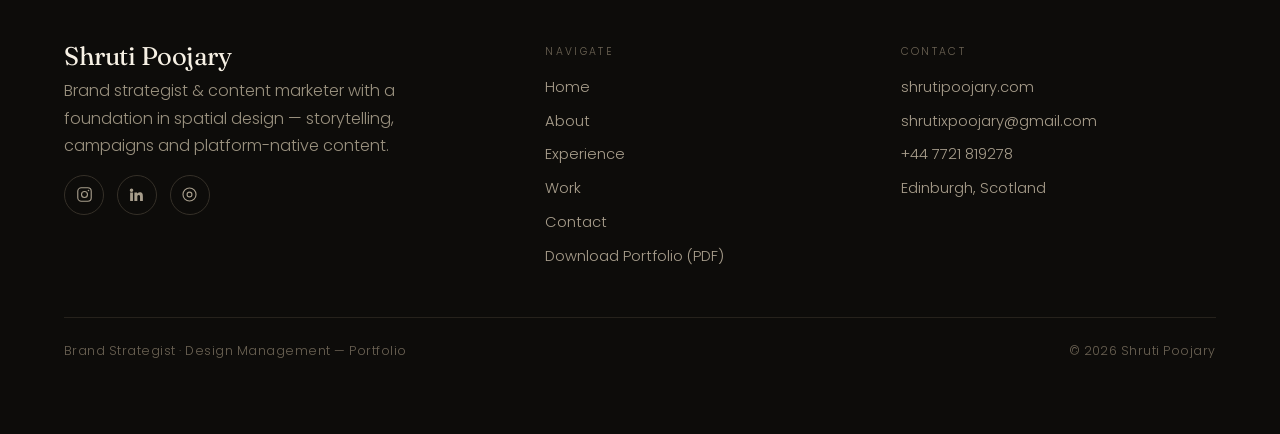
<file: project-riyasat.html>
<!DOCTYPE html>
<html lang="en">
<head>
  <meta charset="UTF-8" />
  <meta name="viewport" content="width=device-width, initial-scale=1.0" />
  <title>Riyasat — Retail Design · Shruti Poojary</title>
  <meta name="description" content="Riyasat — a rustic-contemporary retail interior for a Jaipur-based artisanal rug, carpet and handicraft brand." />
  <link rel="preconnect" href="https://fonts.googleapis.com" />
  <link rel="preconnect" href="https://fonts.gstatic.com" crossorigin />
  <link href="https://fonts.googleapis.com/css2?family=Fraunces:ital,opsz,wght@0,9..144,300;0,9..144,400;0,9..144,500;1,9..144,300;1,9..144,400&family=Poppins:wght@300;400;500;600&display=swap" rel="stylesheet" />
  <link rel="stylesheet" href="css/styles.css" />
  <link rel="canonical" href="https://shrutipoojary.com/project-riyasat.html" />
  <meta property="og:type" content="website" />
  <meta property="og:site_name" content="Shruti Poojary" />
  <meta property="og:title" content="Riyasat — Retail Design · Shruti Poojary" />
  <meta property="og:description" content="Riyasat — a rustic-contemporary retail interior for a Jaipur-based artisanal rug, carpet and handicraft brand." />
  <meta property="og:url" content="https://shrutipoojary.com/project-riyasat.html" />
  <meta property="og:image" content="https://shrutipoojary.com/assets/img/og-image.jpg" />
  <meta property="og:image:width" content="1200" />
  <meta property="og:image:height" content="630" />
  <meta name="twitter:card" content="summary_large_image" />
  <meta name="twitter:title" content="Riyasat — Retail Design · Shruti Poojary" />
  <meta name="twitter:description" content="Riyasat — a rustic-contemporary retail interior for a Jaipur-based artisanal rug, carpet and handicraft brand." />
  <meta name="twitter:image" content="https://shrutipoojary.com/assets/img/og-image.jpg" />
  <link rel="icon" type="image/png" sizes="32x32" href="assets/img/favicon-32.png" />
  <link rel="apple-touch-icon" href="assets/img/apple-touch-icon.png" />
</head>
<body>
  <header class="site-header">
    <nav class="nav wrap" aria-label="Primary">
      <a class="brand" href="index.html"><span class="name">Shruti Poojary</span><span class="role">Brand Strategist</span></a>
      <ul class="nav-links">
        <li><a href="index.html">Home</a></li><li><a href="about.html">About</a></li>
        <li><a href="experience.html">Experience</a></li><li><a href="projects.html" class="active">Work</a></li><li><a href="contact.html">Contact</a></li>
        <li><a href="assets/Shruti-Poojary-CV.pdf" target="_blank" rel="noopener">CV</a></li>
      </ul>
      <button class="nav-toggle" aria-label="Menu" aria-expanded="false"><span></span><span></span><span></span></button>
    </nav>
  </header>

  <main>
    <section class="proj-hero">
      <img src="assets/img/hero-riyasat.jpg" alt="Riyasat retail interior" />
      <div class="wrap">
        <span class="num">03</span>
        <p class="ptype">Retail · Interior Design</p>
        <h1>Riyasat</h1>
      </div>
    </section>

    <section class="wrap"><div class="metabar">
      <div class="m"><div class="k">Duration</div><div class="v">4 Weeks</div></div>
      <div class="m"><div class="k">Type</div><div class="v">Individual</div></div>
      <div class="m"><div class="k">Brand Origin</div><div class="v">Jaipur</div></div>
      <div class="m"><div class="k">Sector</div><div class="v">Artisanal Retail</div></div>
    </div></section>

    <section class="section">
      <div class="wrap content-grid" style="max-width:900px;">
        <div class="block reveal">
          <span class="eyebrow">About the Brand</span>
          <p class="pull">Riyasat is a Jaipur-based brand retailing artisanal rugs, carpets and handicrafts — offering hand-crafted, colourful products that reflect local craftsmanship.</p>
        </div>

        <div class="block reveal">
          <span class="eyebrow">Design Concept</span>
          <h3>A subtle shell for a vivid product</h3>
          <p class="muted">The space combines rustic and traditional aesthetics with a minimal, contemporary shell. Because the products themselves are rich in colour and pattern, the interior is kept subtle — using only restrained hints of Jaipur-inspired motifs and forms.</p>
          <p class="muted">Rustic display systems and contemporary light fixtures create a harmonious environment that highlights the products. Materials are chosen for low maintenance while preserving elegance, warmth and visual balance.</p>
        </div>

        <div class="block reveal">
          <span class="eyebrow">Deliverables</span>
          <h3>From plan to visualization</h3>
          <div class="facts" style="margin-top:1.1rem;">
            <span class="chip">Furniture Layout</span>
            <span class="chip">Electrical Layout</span>
            <span class="chip">Flooring Layout</span>
            <span class="chip">3D Visualizations</span>
            <span class="chip">Lighting &amp; Circulation</span>
          </div>
          <p class="muted" style="margin-top:1.2rem;">The design focus throughout was enhancing product visibility and the customer experience — guiding the eye to the rugs while keeping circulation calm and legible.</p>
        </div>
      </div>
    </section>

    <section class="section" style="padding-top:0;">
      <div class="wrap">
        <div class="sec-head"><div class="titles reveal"><span class="eyebrow">From the studio</span><h2>Layouts &amp; Visualizations</h2></div></div>
        <div class="gallery">
          <figure class="wide reveal"><img loading="lazy" decoding="async" src="assets/pages/page-17.jpg" data-full="assets/pages/page-17.jpg" alt="Riyasat store visualization with rugs on display" /><figcaption>Display wall — 3D visualization</figcaption></figure>
          <figure class="reveal d1"><img loading="lazy" decoding="async" src="assets/pages/page-16.jpg" data-full="assets/pages/page-16.jpg" alt="Interior render and details" /><figcaption>Interior views</figcaption></figure>
          <figure class="reveal"><img loading="lazy" decoding="async" src="assets/pages/page-14.jpg" data-full="assets/pages/page-14.jpg" alt="Furniture layout plan" /><figcaption>Furniture layout</figcaption></figure>
          <figure class="reveal d1"><img loading="lazy" decoding="async" src="assets/pages/page-15.jpg" data-full="assets/pages/page-15.jpg" alt="Electrical and flooring layout plans" /><figcaption>Electrical &amp; flooring layouts</figcaption></figure>
          <figure class="full reveal"><img loading="lazy" decoding="async" src="assets/pages/page-13.jpg" data-full="assets/pages/page-13.jpg" alt="Design concept board" /><figcaption>Concept &amp; material direction</figcaption></figure>
        </div>
      </div>
    </section>

    <section class="section dark teal" style="padding-block:clamp(3rem,6vw,5rem);">
      <div class="wrap" style="display:flex; align-items:center; justify-content:space-between; gap:1.5rem; flex-wrap:wrap;">
        <div class="reveal"><span class="eyebrow">Next Project</span><h2 style="margin-top:.4rem;">Design Efficiency</h2></div>
        <a href="project-efficiency.html" class="btn reveal d1">View project <span class="arr">→</span></a>
      </div>
    </section>
  </main>

  <footer class="site-footer">
    <div class="wrap">
      <div class="footer-grid">
        <div class="foot-col"><h4>Shruti Poojary</h4><p class="muted" style="max-width:34ch;">Brand strategist &amp; content marketer with a foundation in spatial design — storytelling, campaigns and platform-native content.</p>
          <div class="socials"><a href="https://instagram.com/shrutixpoojary" target="_blank" rel="noopener" aria-label="Instagram"><svg width="17" height="17" viewBox="0 0 24 24" fill="none" stroke="currentColor" stroke-width="1.6"><rect x="2.5" y="2.5" width="19" height="19" rx="5"/><circle cx="12" cy="12" r="4.2"/><circle cx="17.6" cy="6.4" r="1.1" fill="currentColor" stroke="none"/></svg></a><a href="https://www.linkedin.com/in/shrutixpoojary" target="_blank" rel="noopener" aria-label="LinkedIn"><svg width="17" height="17" viewBox="0 0 24 24" fill="currentColor"><path d="M4.98 3.5a2.5 2.5 0 1 1 0 5 2.5 2.5 0 0 1 0-5zM3 9h4v12H3zM9 9h3.8v1.7h.05c.53-1 1.8-2.05 3.7-2.05 3.96 0 4.45 2.6 4.45 6V21h-4v-5.3c0-1.26-.02-2.9-1.77-2.9-1.77 0-2.04 1.38-2.04 2.8V21H9z"/></svg></a><a href="https://issuu.com/shrutixpoojary" target="_blank" rel="noopener" aria-label="Issuu"><svg width="17" height="17" viewBox="0 0 24 24" fill="none" stroke="currentColor" stroke-width="1.6"><circle cx="12" cy="12" r="9.2"/><circle cx="12" cy="12" r="3.4"/></svg></a></div>
        </div>
        <div class="foot-col"><p class="lbl">Navigate</p><ul><li><a href="index.html">Home</a></li><li><a href="about.html">About</a></li><li><a href="experience.html">Experience</a></li><li><a href="projects.html">Work</a></li><li><a href="contact.html">Contact</a></li><li><a href="assets/Shruti-Poojary-Portfolio.pdf" target="_blank" rel="noopener">Download Portfolio (PDF)</a></li></ul></div>
        <div class="foot-col"><p class="lbl">Contact</p><ul><li><a href="https://shrutipoojary.com" target="_blank" rel="noopener">shrutipoojary.com</a></li><li><a href="mailto:shrutixpoojary@gmail.com">shrutixpoojary@gmail.com</a></li><li><a href="tel:+447721819278">+44 7721 819278</a></li><li>Edinburgh, Scotland</li></ul></div>
      </div>
      <div class="foot-bottom"><span>Brand Strategist · Design Management — Portfolio</span><span>© <span data-year>2023</span> Shruti Poojary</span></div>
    </div>
  </footer>
  <script src="js/main.js"></script>
</body>
</html>
</file>
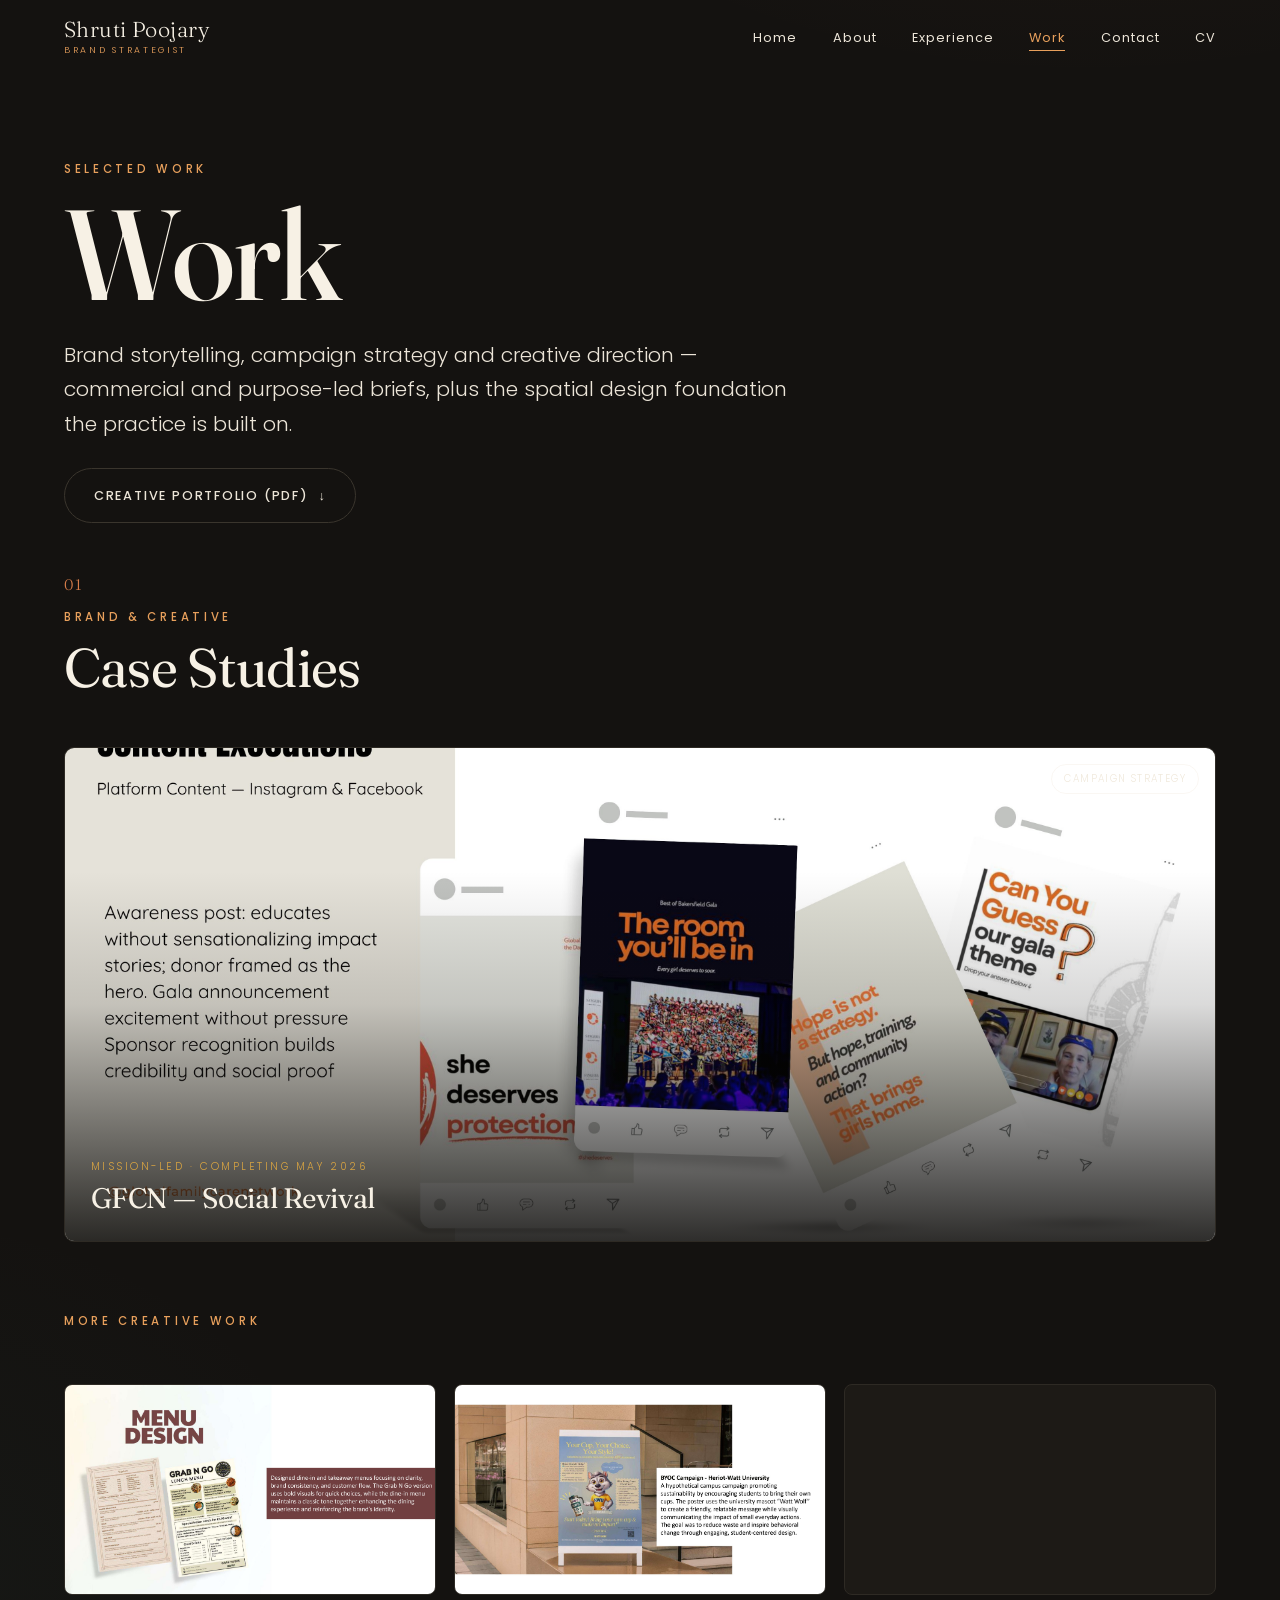
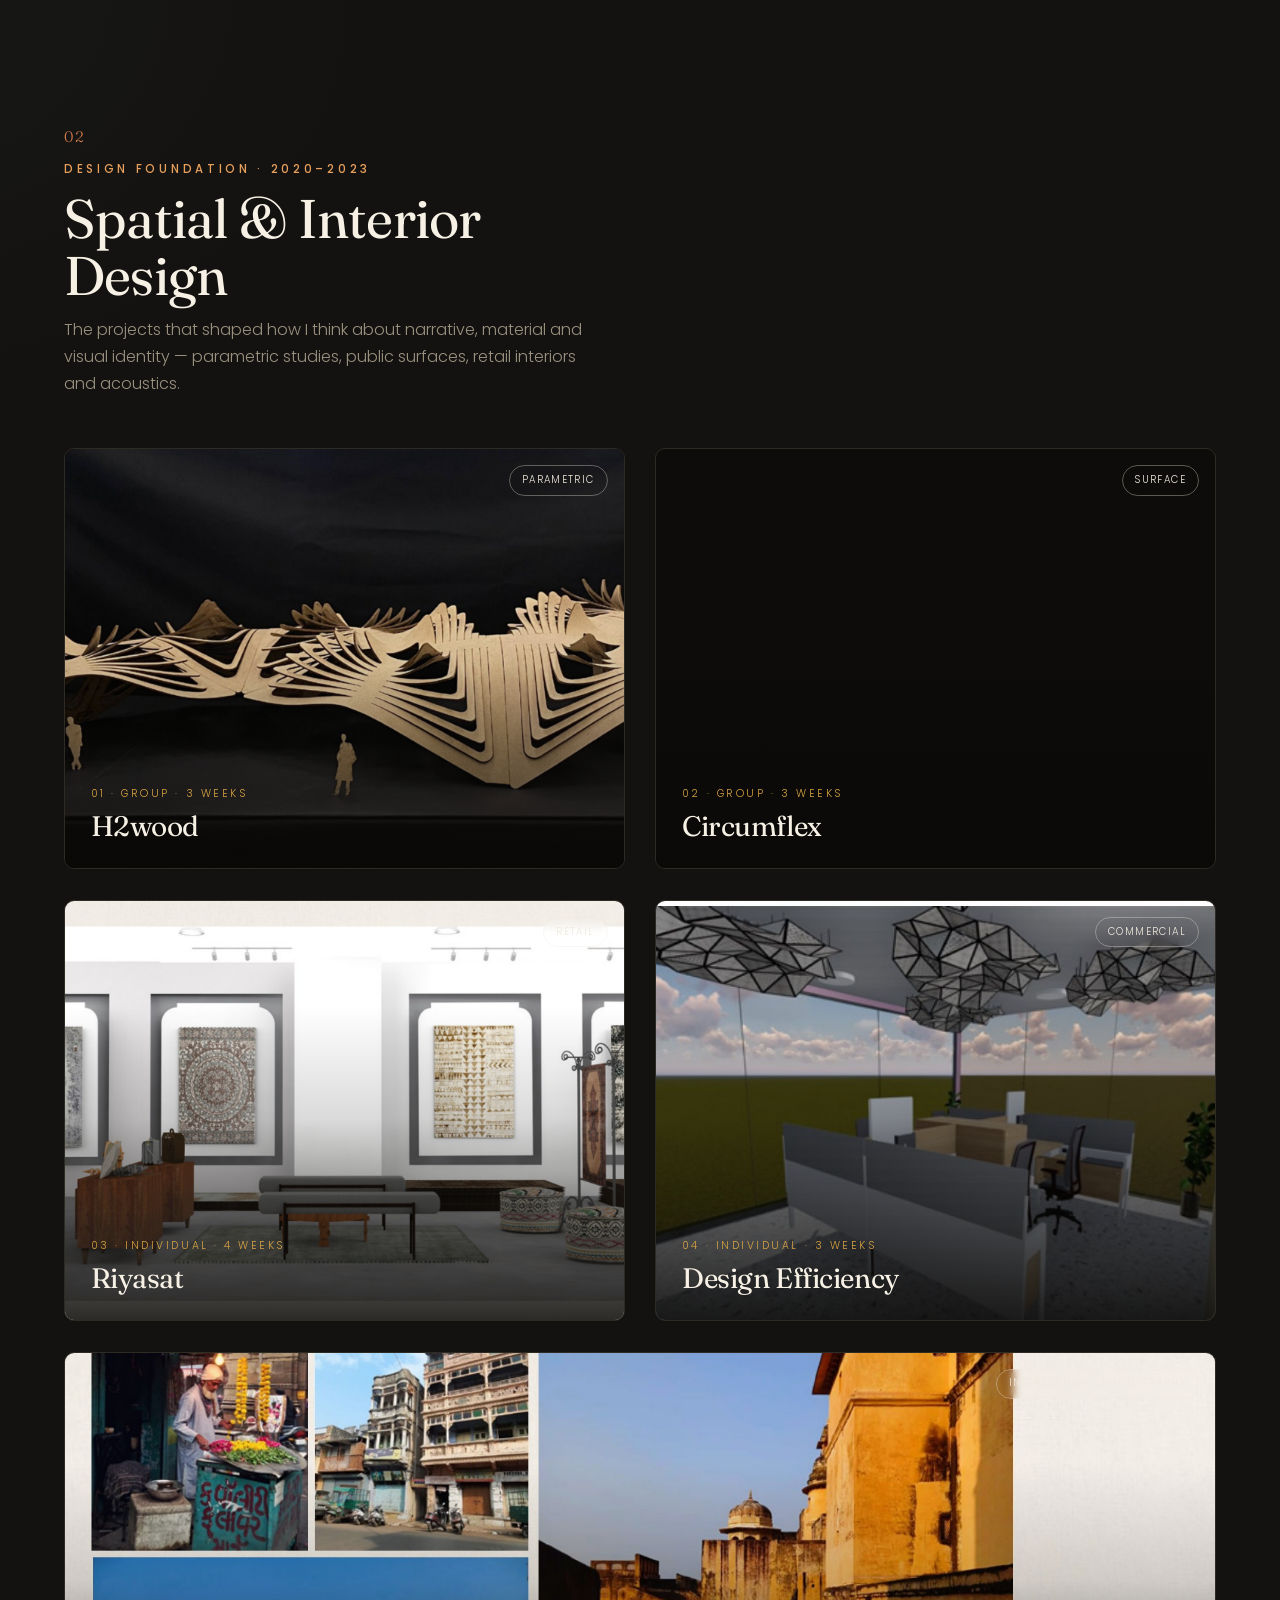
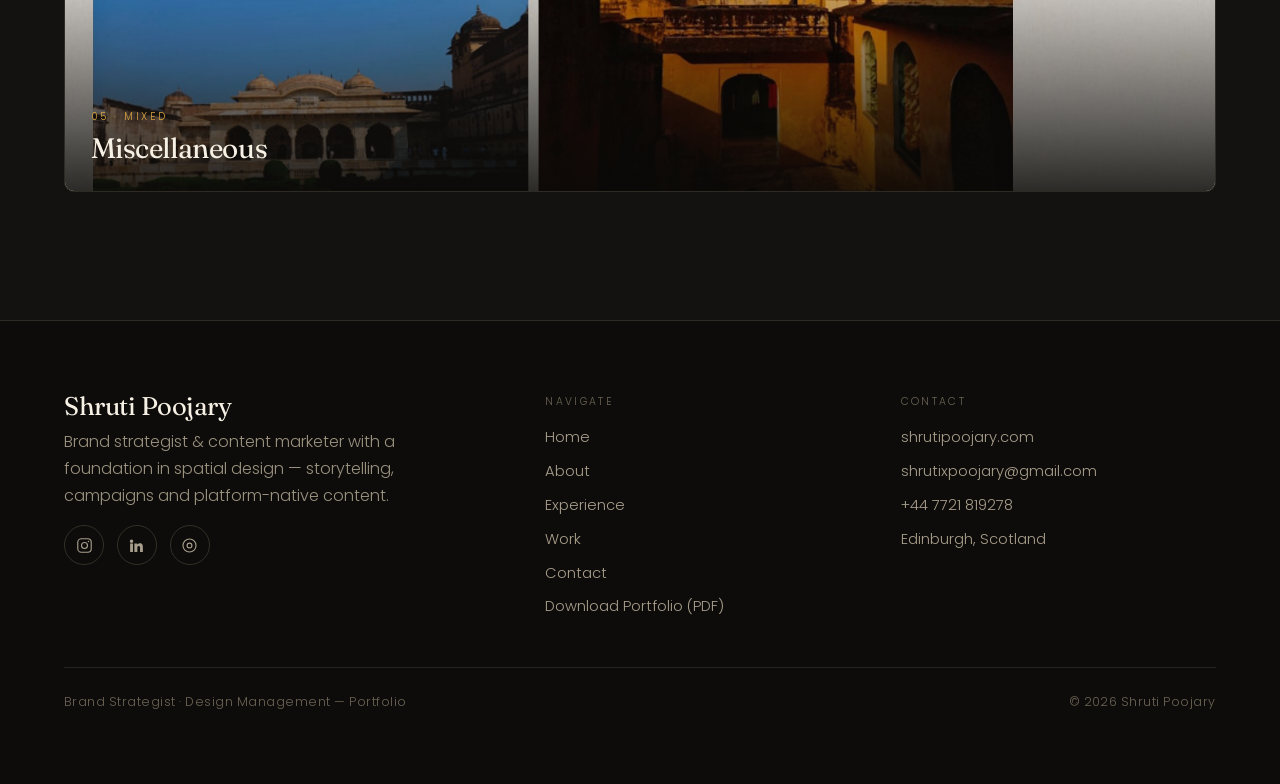
<file: projects.html>
<!DOCTYPE html>
<html lang="en">
<head>
  <meta charset="UTF-8" />
  <meta name="viewport" content="width=device-width, initial-scale=1.0" />
  <title>Work — Shruti Poojary</title>
  <meta name="description" content="Work by Shruti Poojary — brand storytelling and campaign strategy (GFCN social revival case study), plus the spatial and interior design foundation behind the practice." />
  <link rel="preconnect" href="https://fonts.googleapis.com" />
  <link rel="preconnect" href="https://fonts.gstatic.com" crossorigin />
  <link href="https://fonts.googleapis.com/css2?family=Fraunces:ital,opsz,wght@0,9..144,300;0,9..144,400;0,9..144,500;1,9..144,300;1,9..144,400&family=Poppins:wght@300;400;500;600&display=swap" rel="stylesheet" />
  <link rel="stylesheet" href="css/styles.css" />
  <link rel="canonical" href="https://shrutipoojary.com/projects.html" />
  <meta property="og:type" content="website" />
  <meta property="og:site_name" content="Shruti Poojary" />
  <meta property="og:title" content="Work — Shruti Poojary" />
  <meta property="og:description" content="Work by Shruti Poojary — brand storytelling and campaign strategy (GFCN social revival case study), plus the spatial and interior design foundation behind the practice." />
  <meta property="og:url" content="https://shrutipoojary.com/projects.html" />
  <meta property="og:image" content="https://shrutipoojary.com/assets/img/og-image.jpg" />
  <meta property="og:image:width" content="1200" />
  <meta property="og:image:height" content="630" />
  <meta name="twitter:card" content="summary_large_image" />
  <meta name="twitter:title" content="Work — Shruti Poojary" />
  <meta name="twitter:description" content="Work by Shruti Poojary — brand storytelling and campaign strategy (GFCN social revival case study), plus the spatial and interior design foundation behind the practice." />
  <meta name="twitter:image" content="https://shrutipoojary.com/assets/img/og-image.jpg" />
  <link rel="icon" type="image/png" sizes="32x32" href="assets/img/favicon-32.png" />
  <link rel="apple-touch-icon" href="assets/img/apple-touch-icon.png" />
</head>
<body>
  <header class="site-header">
    <nav class="nav wrap" aria-label="Primary">
      <a class="brand" href="index.html"><span class="name">Shruti Poojary</span><span class="role">Brand Strategist</span></a>
      <ul class="nav-links">
        <li><a href="index.html">Home</a></li>
        <li><a href="about.html">About</a></li>
        <li><a href="experience.html">Experience</a></li><li><a href="projects.html" class="active">Work</a></li>
        <li><a href="contact.html">Contact</a></li>
        <li><a href="assets/Shruti-Poojary-CV.pdf" target="_blank" rel="noopener">CV</a></li>
      </ul>
      <button class="nav-toggle" aria-label="Menu" aria-expanded="false"><span></span><span></span><span></span></button>
    </nav>
  </header>

  <main>
    <section class="section" style="padding-top:clamp(7rem,12vw,10rem); padding-bottom:clamp(2rem,4vw,3rem);">
      <div class="wrap">
        <span class="eyebrow reveal">Selected Work</span>
        <h1 class="display reveal d1" style="margin-top:.4rem; max-width:14ch;">Work</h1>
        <p class="lead reveal d2" style="max-width:58ch; margin-top:1rem;">Brand storytelling, campaign strategy and creative direction — commercial and purpose-led briefs, plus the spatial design foundation the practice is built on.</p>
        <a href="assets/Shruti-Poojary-Creative-Portfolio.pdf" target="_blank" rel="noopener" class="btn btn--ghost reveal d3" style="margin-top:1.6rem;">Creative Portfolio (PDF) <span class="arr">↓</span></a>
      </div>
    </section>

    <!-- Brand & Creative Work -->
    <section class="section" style="padding-top:0;">
      <div class="wrap">
        <div class="sec-head">
          <div class="titles reveal">
            <span class="sec-num">01</span>
            <span class="eyebrow" style="display:block; margin-top:.6rem;">Brand &amp; Creative</span>
            <h2>Case Studies</h2>
          </div>
        </div>
        <div class="proj-grid">
          <a class="pcard reveal" href="work-gfcn.html" style="grid-column:1/-1;">
            <span class="tag">Campaign Strategy</span>
            <div class="ph" style="aspect-ratio:21/9;"><img loading="lazy" decoding="async" src="assets/deck/deck-19.jpg" alt="GFCN campaign content executions" /></div>
            <div class="meta"><span class="cat">Mission-Led · Completing May 2026</span><h3 class="pttl">GFCN — Social Revival</h3><p class="pdesc">Brand system, content funnel and fundraising campaign for a child-protection charity.</p></div>
          </a>
        </div>

        <div class="sec-head" style="margin-top:clamp(2.5rem,5vw,4rem);">
          <div class="titles reveal"><span class="eyebrow">More creative work</span></div>
        </div>
        <div class="gallery">
          <figure class="third reveal"><img loading="lazy" decoding="async" src="assets/deck/deck-21.jpg" data-full="assets/deck/deck-21.jpg" alt="Zaika Tandoori dine-in and Grab N Go menu design" /><figcaption>Menu design — Zaika Tandoori, Edinburgh</figcaption></figure>
          <figure class="third reveal d1"><img loading="lazy" decoding="async" src="assets/deck/deck-22.jpg" data-full="assets/deck/deck-22.jpg" alt="BYOC sustainability campaign poster with Watt Wolf mascot" /><figcaption>BYOC campaign — Heriot-Watt University</figcaption></figure>
          <figure class="third reveal d2"><img loading="lazy" decoding="async" src="assets/deck/deck-24.jpg" data-full="assets/deck/deck-24.jpg" alt="Merchant 13 office interior, Mumbai" /><figcaption>Merchant 13 interior — featured in Architectural Digest</figcaption></figure>
        </div>
      </div>
    </section>

    <!-- Design Foundation -->
    <section class="section" style="padding-top:0;">
      <div class="wrap">
        <div class="sec-head">
          <div class="titles reveal">
            <span class="sec-num">02</span>
            <span class="eyebrow" style="display:block; margin-top:.6rem;">Design Foundation · 2020–2023</span>
            <h2>Spatial &amp; Interior Design</h2>
            <p class="muted" style="margin-top:.7rem; max-width:54ch;">The projects that shaped how I think about narrative, material and visual identity — parametric studies, public surfaces, retail interiors and acoustics.</p>
          </div>
        </div>
        <div class="proj-grid">
          <a class="pcard reveal" href="project-h2wood.html">
            <span class="tag">Parametric</span>
            <div class="ph"><img loading="lazy" decoding="async" src="assets/img/hero-h2wood.jpg" alt="H2wood parametric model" /></div>
            <div class="meta"><span class="cat">01 · Group · 3 Weeks</span><h3 class="pttl">H2wood</h3><p class="pdesc">Double-curved surfaces generated by exploiting and contradicting the properties of MDF.</p></div>
          </a>
          <a class="pcard reveal d1" href="project-circumflex.html">
            <span class="tag">Surface</span>
            <div class="ph"><img loading="lazy" decoding="async" src="assets/img/hero-circumflex.jpg" alt="Circumflex metro identity wall" /></div>
            <div class="meta"><span class="cat">02 · Group · 3 Weeks</span><h3 class="pttl">Circumflex</h3><p class="pdesc">A directional entry-identity surface for Ahmedabad Metro's SP Stadium station.</p></div>
          </a>
          <a class="pcard reveal" href="project-riyasat.html">
            <span class="tag">Retail</span>
            <div class="ph"><img loading="lazy" decoding="async" src="assets/img/hero-riyasat.jpg" alt="Riyasat retail interior" /></div>
            <div class="meta"><span class="cat">03 · Individual · 4 Weeks</span><h3 class="pttl">Riyasat</h3><p class="pdesc">A rustic-contemporary retail interior for a Jaipur artisanal rug &amp; handicraft brand.</p></div>
          </a>
          <a class="pcard reveal d1" href="project-efficiency.html">
            <span class="tag">Commercial</span>
            <div class="ph"><img loading="lazy" decoding="async" src="assets/img/hero-efficiency.jpg" alt="Acoustic ceiling render" /></div>
            <div class="meta"><span class="cat">04 · Individual · 3 Weeks</span><h3 class="pttl">Design Efficiency</h3><p class="pdesc">An acoustic ceiling system lowering STI &amp; SPL for a corporate workspace.</p></div>
          </a>
          <a class="pcard reveal" href="project-miscellaneous.html" style="grid-column:1 / -1;">
            <span class="tag">Installation · Photography</span>
            <div class="ph" style="aspect-ratio:21/8;"><img loading="lazy" decoding="async" src="assets/img/hero-misc.jpg" alt="Miscellaneous works — installations and photography" /></div>
            <div class="meta"><span class="cat">05 · Mixed</span><h3 class="pttl">Miscellaneous</h3><p class="pdesc">Weekend Window flea-market installations, space photography and a terracotta plant-stand prototype.</p></div>
          </a>
        </div>
      </div>
    </section>
  </main>

  <footer class="site-footer">
    <div class="wrap">
      <div class="footer-grid">
        <div class="foot-col">
          <h4>Shruti Poojary</h4>
          <p class="muted" style="max-width:34ch;">Brand strategist &amp; content marketer with a foundation in spatial design — storytelling, campaigns and platform-native content.</p>
          <div class="socials">
            <a href="https://instagram.com/shrutixpoojary" target="_blank" rel="noopener" aria-label="Instagram"><svg width="17" height="17" viewBox="0 0 24 24" fill="none" stroke="currentColor" stroke-width="1.6"><rect x="2.5" y="2.5" width="19" height="19" rx="5"/><circle cx="12" cy="12" r="4.2"/><circle cx="17.6" cy="6.4" r="1.1" fill="currentColor" stroke="none"/></svg></a>
            <a href="https://www.linkedin.com/in/shrutixpoojary" target="_blank" rel="noopener" aria-label="LinkedIn"><svg width="17" height="17" viewBox="0 0 24 24" fill="currentColor"><path d="M4.98 3.5a2.5 2.5 0 1 1 0 5 2.5 2.5 0 0 1 0-5zM3 9h4v12H3zM9 9h3.8v1.7h.05c.53-1 1.8-2.05 3.7-2.05 3.96 0 4.45 2.6 4.45 6V21h-4v-5.3c0-1.26-.02-2.9-1.77-2.9-1.77 0-2.04 1.38-2.04 2.8V21H9z"/></svg></a><a href="https://issuu.com/shrutixpoojary" target="_blank" rel="noopener" aria-label="Issuu"><svg width="17" height="17" viewBox="0 0 24 24" fill="none" stroke="currentColor" stroke-width="1.6"><circle cx="12" cy="12" r="9.2"/><circle cx="12" cy="12" r="3.4"/></svg></a>
          </div>
        </div>
        <div class="foot-col"><p class="lbl">Navigate</p><ul><li><a href="index.html">Home</a></li><li><a href="about.html">About</a></li><li><a href="experience.html">Experience</a></li><li><a href="projects.html">Work</a></li><li><a href="contact.html">Contact</a></li><li><a href="assets/Shruti-Poojary-Portfolio.pdf" target="_blank" rel="noopener">Download Portfolio (PDF)</a></li></ul></div>
        <div class="foot-col"><p class="lbl">Contact</p><ul><li><a href="https://shrutipoojary.com" target="_blank" rel="noopener">shrutipoojary.com</a></li><li><a href="mailto:shrutixpoojary@gmail.com">shrutixpoojary@gmail.com</a></li><li><a href="tel:+447721819278">+44 7721 819278</a></li><li>Edinburgh, Scotland</li></ul></div>
      </div>
      <div class="foot-bottom"><span>Brand Strategist · Design Management — Portfolio</span><span>© <span data-year>2023</span> Shruti Poojary</span></div>
    </div>
  </footer>
  <script src="js/main.js"></script>
</body>
</html>
</file>
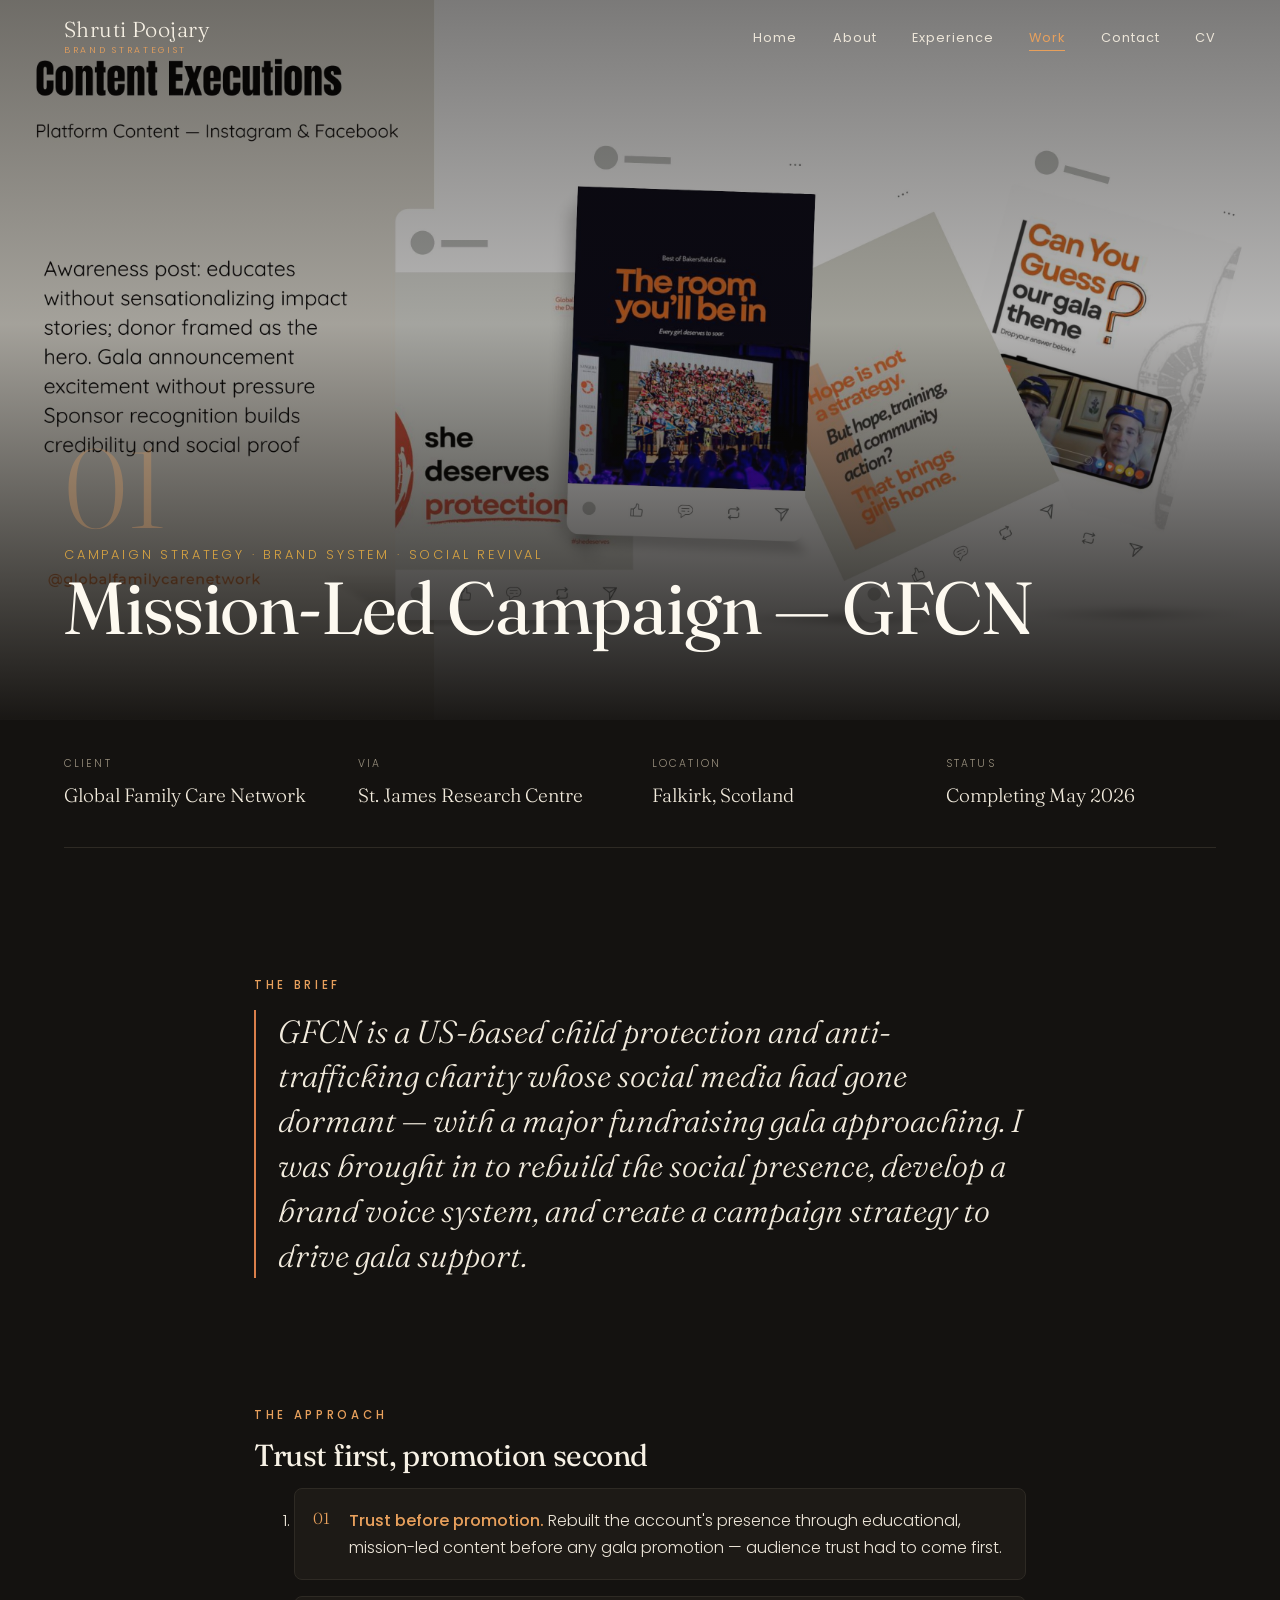
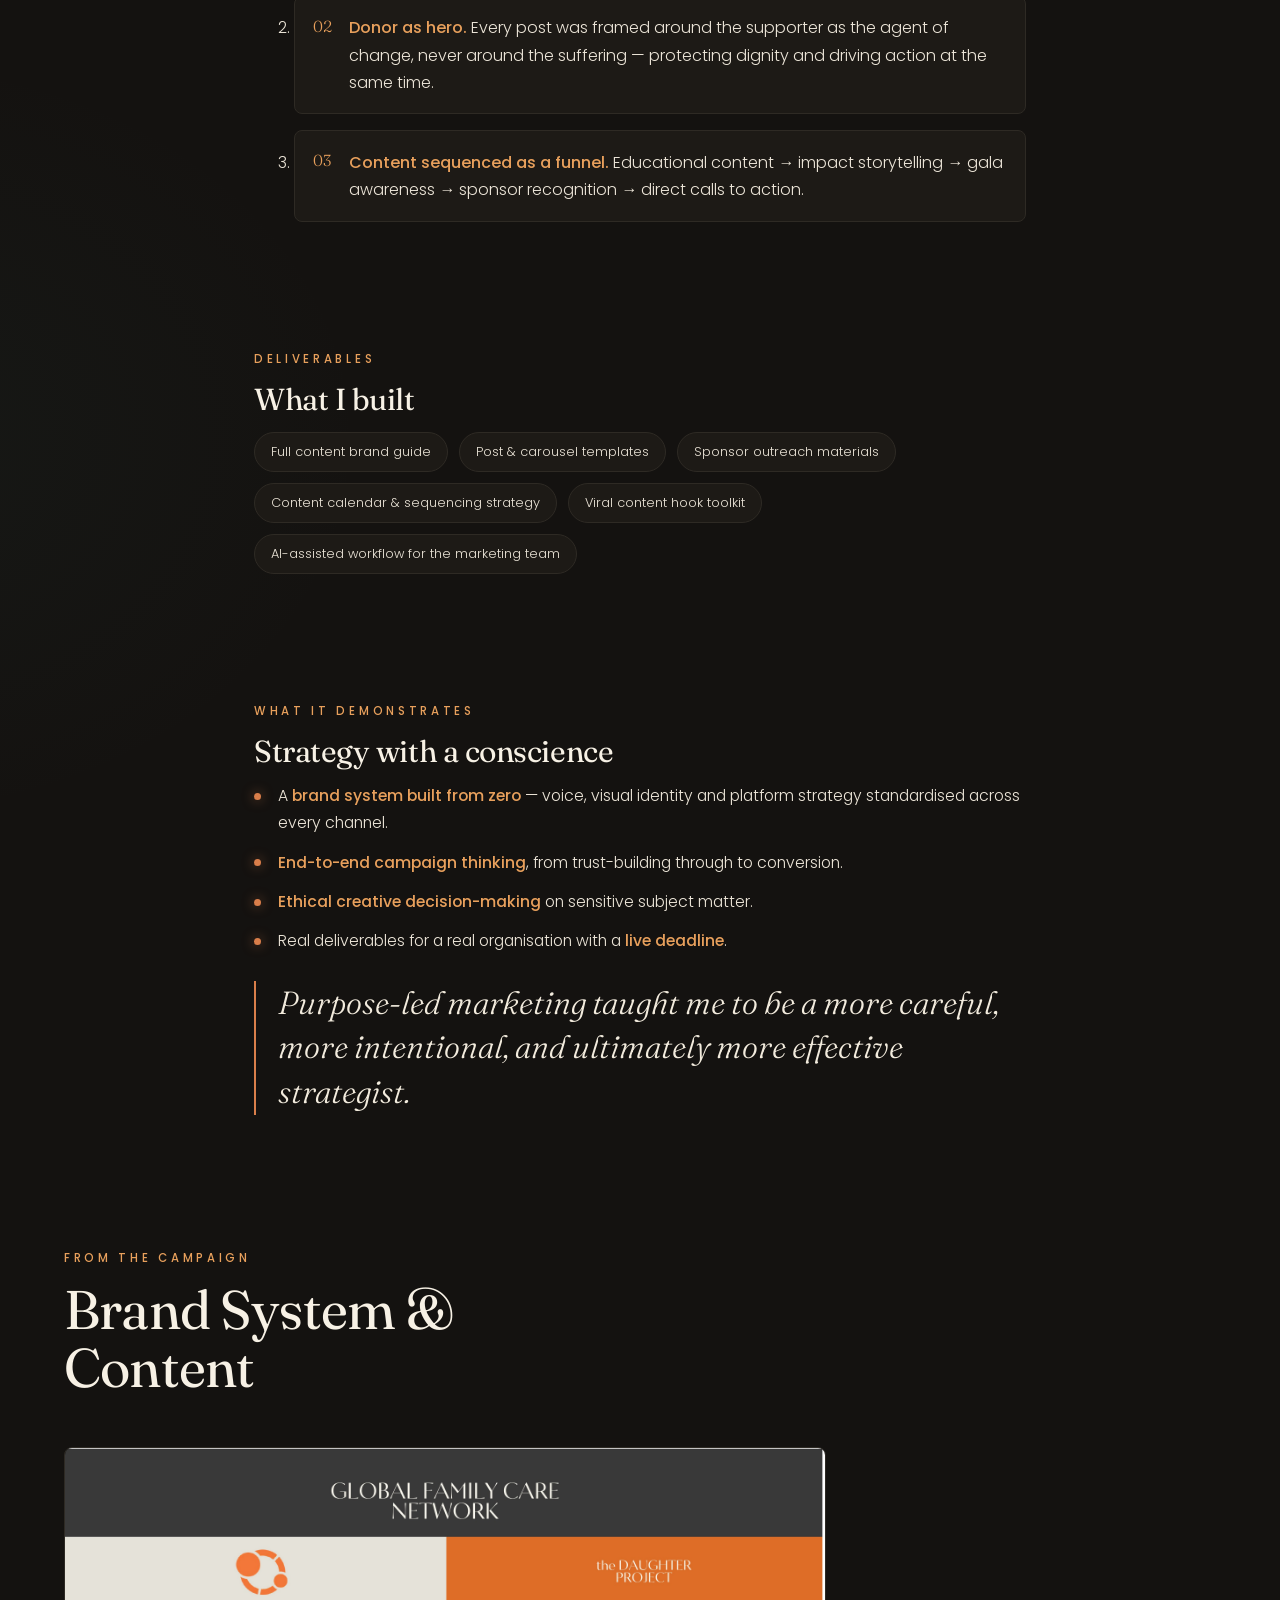
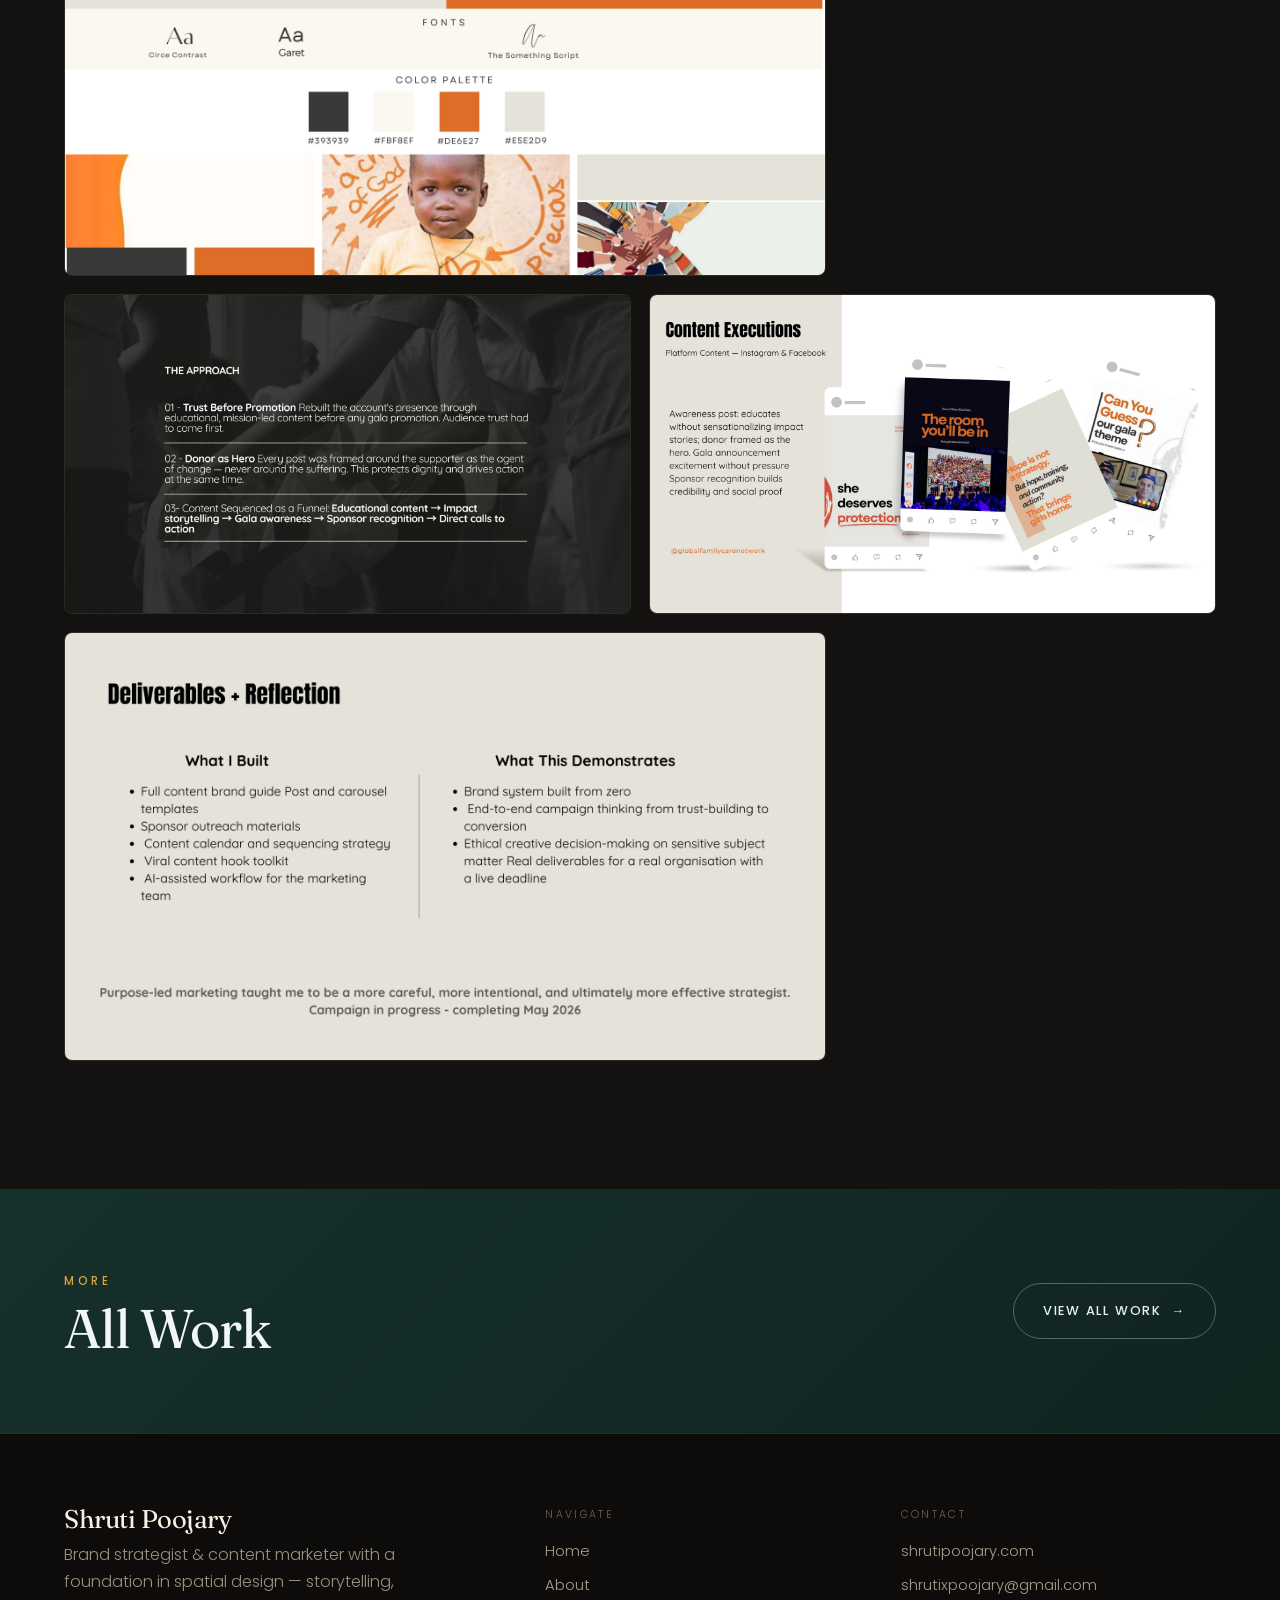
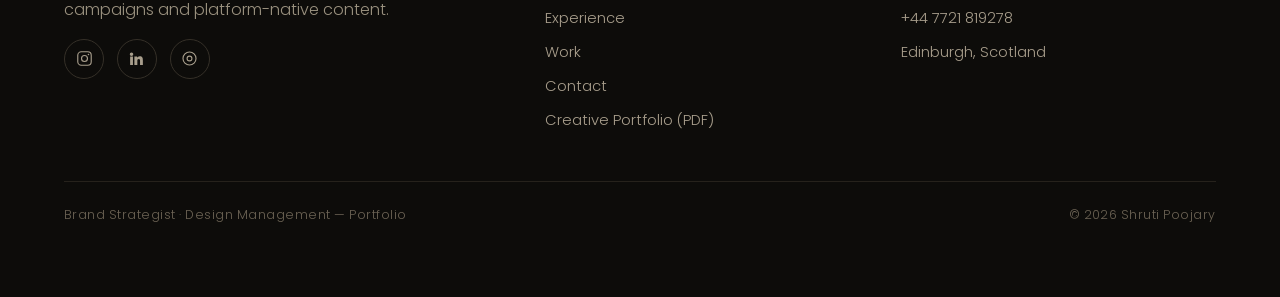
<file: work-gfcn.html>
<!DOCTYPE html>
<html lang="en">
<head>
  <meta charset="UTF-8" />
  <meta name="viewport" content="width=device-width, initial-scale=1.0" />
  <title>Mission-Led Campaign — GFCN · Shruti Poojary</title>
  <meta name="description" content="Global Family Care Network × St. James Research Centre — social media revival, brand voice system and fundraising campaign strategy for a child protection charity, by Shruti Poojary." />
  <link rel="preconnect" href="https://fonts.googleapis.com" />
  <link rel="preconnect" href="https://fonts.gstatic.com" crossorigin />
  <link href="https://fonts.googleapis.com/css2?family=Fraunces:ital,opsz,wght@0,9..144,300;0,9..144,400;0,9..144,500;1,9..144,300;1,9..144,400&family=Poppins:wght@300;400;500;600&display=swap" rel="stylesheet" />
  <link rel="stylesheet" href="css/styles.css" />
  <link rel="canonical" href="https://shrutipoojary.com/work-gfcn.html" />
  <meta property="og:type" content="website" />
  <meta property="og:site_name" content="Shruti Poojary" />
  <meta property="og:title" content="Mission-Led Campaign — GFCN · Shruti Poojary" />
  <meta property="og:description" content="Global Family Care Network × St. James Research Centre — social media revival, brand voice system and fundraising campaign strategy for a child protection charity, by Shruti Poojary." />
  <meta property="og:url" content="https://shrutipoojary.com/work-gfcn.html" />
  <meta property="og:image" content="https://shrutipoojary.com/assets/img/og-image.jpg" />
  <meta property="og:image:width" content="1200" />
  <meta property="og:image:height" content="630" />
  <meta name="twitter:card" content="summary_large_image" />
  <meta name="twitter:title" content="Mission-Led Campaign — GFCN · Shruti Poojary" />
  <meta name="twitter:description" content="Global Family Care Network × St. James Research Centre — social media revival, brand voice system and fundraising campaign strategy for a child protection charity, by Shruti Poojary." />
  <meta name="twitter:image" content="https://shrutipoojary.com/assets/img/og-image.jpg" />
  <link rel="icon" type="image/png" sizes="32x32" href="assets/img/favicon-32.png" />
  <link rel="apple-touch-icon" href="assets/img/apple-touch-icon.png" />
</head>
<body>
  <header class="site-header">
    <nav class="nav wrap" aria-label="Primary">
      <a class="brand" href="index.html"><span class="name">Shruti Poojary</span><span class="role">Brand Strategist</span></a>
      <ul class="nav-links">
        <li><a href="index.html">Home</a></li><li><a href="about.html">About</a></li>
        <li><a href="experience.html">Experience</a></li><li><a href="projects.html" class="active">Work</a></li><li><a href="contact.html">Contact</a></li>
        <li><a href="assets/Shruti-Poojary-CV.pdf" target="_blank" rel="noopener">CV</a></li>
      </ul>
      <button class="nav-toggle" aria-label="Menu" aria-expanded="false"><span></span><span></span><span></span></button>
    </nav>
  </header>

  <main>
    <section class="proj-hero">
      <img src="assets/deck/deck-19.jpg" alt="GFCN campaign content executions across Instagram and Facebook" />
      <div class="wrap">
        <span class="num">01</span>
        <p class="ptype">Campaign Strategy · Brand System · Social Revival</p>
        <h1>Mission-Led Campaign — GFCN</h1>
      </div>
    </section>

    <section class="wrap"><div class="metabar">
      <div class="m"><div class="k">Client</div><div class="v">Global Family Care Network</div></div>
      <div class="m"><div class="k">Via</div><div class="v">St. James Research Centre</div></div>
      <div class="m"><div class="k">Location</div><div class="v">Falkirk, Scotland</div></div>
      <div class="m"><div class="k">Status</div><div class="v">Completing May 2026</div></div>
    </div></section>

    <section class="section">
      <div class="wrap content-grid" style="max-width:900px;">
        <div class="block reveal">
          <span class="eyebrow">The Brief</span>
          <p class="pull">GFCN is a US-based child protection and anti-trafficking charity whose social media had gone dormant — with a major fundraising gala approaching. I was brought in to rebuild the social presence, develop a brand voice system, and create a campaign strategy to drive gala support.</p>
        </div>

        <div class="block reveal">
          <span class="eyebrow">The Approach</span>
          <h3>Trust first, promotion second</h3>
          <ol class="steps" style="margin-top:1rem;">
            <li><b style="color:var(--amber); font-weight:500;">Trust before promotion.</b> Rebuilt the account's presence through educational, mission-led content before any gala promotion — audience trust had to come first.</li>
            <li><b style="color:var(--amber); font-weight:500;">Donor as hero.</b> Every post was framed around the supporter as the agent of change, never around the suffering — protecting dignity and driving action at the same time.</li>
            <li><b style="color:var(--amber); font-weight:500;">Content sequenced as a funnel.</b> Educational content → impact storytelling → gala awareness → sponsor recognition → direct calls to action.</li>
          </ol>
        </div>

        <div class="block reveal">
          <span class="eyebrow">Deliverables</span>
          <h3>What I built</h3>
          <div class="facts" style="margin-top:1rem;">
            <span class="chip">Full content brand guide</span>
            <span class="chip">Post &amp; carousel templates</span>
            <span class="chip">Sponsor outreach materials</span>
            <span class="chip">Content calendar &amp; sequencing strategy</span>
            <span class="chip">Viral content hook toolkit</span>
            <span class="chip">AI-assisted workflow for the marketing team</span>
          </div>
        </div>

        <div class="block reveal">
          <span class="eyebrow">What it demonstrates</span>
          <h3>Strategy with a conscience</h3>
          <ul class="exp-bullets" style="margin-top:1rem;">
            <li>A <b>brand system built from zero</b> — voice, visual identity and platform strategy standardised across every channel.</li>
            <li><b>End-to-end campaign thinking</b>, from trust-building through to conversion.</li>
            <li><b>Ethical creative decision-making</b> on sensitive subject matter.</li>
            <li>Real deliverables for a real organisation with a <b>live deadline</b>.</li>
          </ul>
          <p class="pull" style="margin-top:1.6rem;">Purpose-led marketing taught me to be a more careful, more intentional, and ultimately more effective strategist.</p>
        </div>
      </div>
    </section>

    <section class="section" style="padding-top:0;">
      <div class="wrap">
        <div class="sec-head"><div class="titles reveal"><span class="eyebrow">From the campaign</span><h2>Brand System &amp; Content</h2></div></div>
        <div class="gallery">
          <figure class="wide reveal"><img loading="lazy" decoding="async" src="assets/deck/deck-18.jpg" data-full="assets/deck/deck-18.jpg" alt="GFCN and The Daughter Project brand board — fonts and colour palette" /><figcaption>Brand board — fonts &amp; colour palette</figcaption></figure>
          <figure class="reveal d1"><img loading="lazy" decoding="async" src="assets/deck/deck-17.jpg" data-full="assets/deck/deck-17.jpg" alt="Campaign approach — trust before promotion" /><figcaption>The approach</figcaption></figure>
          <figure class="reveal"><img loading="lazy" decoding="async" src="assets/deck/deck-19.jpg" data-full="assets/deck/deck-19.jpg" alt="Instagram and Facebook content executions" /><figcaption>Content executions — Instagram &amp; Facebook</figcaption></figure>
          <figure class="wide reveal d1"><img loading="lazy" decoding="async" src="assets/deck/deck-20.jpg" data-full="assets/deck/deck-20.jpg" alt="Deliverables and reflection" /><figcaption>Deliverables &amp; reflection</figcaption></figure>
        </div>
      </div>
    </section>

    <section class="section dark teal" style="padding-block:clamp(3rem,6vw,5rem);">
      <div class="wrap" style="display:flex; align-items:center; justify-content:space-between; gap:1.5rem; flex-wrap:wrap;">
        <div class="reveal"><span class="eyebrow">More</span><h2 style="margin-top:.4rem;">All Work</h2></div>
        <a href="projects.html" class="btn reveal d1">View all work <span class="arr">→</span></a>
      </div>
    </section>
  </main>

  <footer class="site-footer">
    <div class="wrap">
      <div class="footer-grid">
        <div class="foot-col"><h4>Shruti Poojary</h4><p class="muted" style="max-width:34ch;">Brand strategist &amp; content marketer with a foundation in spatial design — storytelling, campaigns and platform-native content.</p>
          <div class="socials"><a href="https://instagram.com/shrutixpoojary" target="_blank" rel="noopener" aria-label="Instagram"><svg width="17" height="17" viewBox="0 0 24 24" fill="none" stroke="currentColor" stroke-width="1.6"><rect x="2.5" y="2.5" width="19" height="19" rx="5"/><circle cx="12" cy="12" r="4.2"/><circle cx="17.6" cy="6.4" r="1.1" fill="currentColor" stroke="none"/></svg></a><a href="https://www.linkedin.com/in/shrutixpoojary" target="_blank" rel="noopener" aria-label="LinkedIn"><svg width="17" height="17" viewBox="0 0 24 24" fill="currentColor"><path d="M4.98 3.5a2.5 2.5 0 1 1 0 5 2.5 2.5 0 0 1 0-5zM3 9h4v12H3zM9 9h3.8v1.7h.05c.53-1 1.8-2.05 3.7-2.05 3.96 0 4.45 2.6 4.45 6V21h-4v-5.3c0-1.26-.02-2.9-1.77-2.9-1.77 0-2.04 1.38-2.04 2.8V21H9z"/></svg></a><a href="https://issuu.com/shrutixpoojary" target="_blank" rel="noopener" aria-label="Issuu"><svg width="17" height="17" viewBox="0 0 24 24" fill="none" stroke="currentColor" stroke-width="1.6"><circle cx="12" cy="12" r="9.2"/><circle cx="12" cy="12" r="3.4"/></svg></a></div>
        </div>
        <div class="foot-col"><p class="lbl">Navigate</p><ul><li><a href="index.html">Home</a></li><li><a href="about.html">About</a></li><li><a href="experience.html">Experience</a></li><li><a href="projects.html">Work</a></li><li><a href="contact.html">Contact</a></li><li><a href="assets/Shruti-Poojary-Creative-Portfolio.pdf" target="_blank" rel="noopener">Creative Portfolio (PDF)</a></li></ul></div>
        <div class="foot-col"><p class="lbl">Contact</p><ul><li><a href="https://shrutipoojary.com" target="_blank" rel="noopener">shrutipoojary.com</a></li><li><a href="mailto:shrutixpoojary@gmail.com">shrutixpoojary@gmail.com</a></li><li><a href="tel:+447721819278">+44 7721 819278</a></li><li>Edinburgh, Scotland</li></ul></div>
      </div>
      <div class="foot-bottom"><span>Brand Strategist · Design Management — Portfolio</span><span>© <span data-year>2026</span> Shruti Poojary</span></div>
    </div>
  </footer>
  <script src="js/main.js"></script>
</body>
</html>
</file>
<file: css/styles.css>
/* ============================================================
   Shruti Poojary — Brand Strategist
   Dark Editorial · v2
   ============================================================ */

/* ---------- Design tokens ---------- */
:root {
  --bg:        #141210;   /* deep warm ink */
  --bg-soft:   #1d1a16;   /* elevated card */
  --bg-deep:   #0d0c0a;   /* recessed panels / footer */
  --bg-teal:   #16302c;   /* deep teal panel */
  --cream:     #f0e9dc;   /* inverted panel */
  --ink:       #ece5d8;   /* primary text (warm bone) */
  --ink-soft:  #9a917f;   /* muted text */
  --line:      #2e2a24;   /* hairlines */

  --terracotta: #d97e4a;  /* warm amber-clay accent */
  --amber:      #e8a05c;  /* glow highlight */
  --teal:       #3d7a70;
  --mustard:    #d9a441;
  --accent:     var(--terracotta);
  --glow:       0 0 40px rgba(217, 126, 74, .25);

  --font-display: "Fraunces", Georgia, serif;
  --font-sans:    "Poppins", "Helvetica Neue", Arial, sans-serif;

  --maxw: 1280px;
  --gutter: clamp(1.25rem, 5vw, 4rem);
  --radius: 3px;
  --ease: cubic-bezier(.22,.61,.36,1);
}

/* ---------- Reset ---------- */
*, *::before, *::after { box-sizing: border-box; }
* { margin: 0; }
html { scroll-behavior: smooth; -webkit-text-size-adjust: 100%; }
body {
  font-family: var(--font-sans);
  font-weight: 300;
  color: var(--ink);
  background:
    radial-gradient(1200px 800px at 85% -10%, rgba(217,126,74,.07), transparent 60%),
    radial-gradient(900px 700px at -10% 40%, rgba(61,122,112,.06), transparent 55%),
    var(--bg);
  line-height: 1.7;
  font-size: 16px;
  -webkit-font-smoothing: antialiased;
  overflow-x: hidden;
}
img { display: block; max-width: 100%; height: auto; }
a { color: inherit; text-decoration: none; }
ul { list-style: none; padding: 0; }
button { font-family: inherit; cursor: pointer; }
::selection { background: var(--terracotta); color: #141210; }

/* ---------- Typography ---------- */
h1, h2, h3, h4 { font-family: var(--font-display); font-weight: 400; line-height: 1.05; letter-spacing: -.015em; color: #f7f1e5; }
.display { font-size: clamp(3.2rem, 10vw, 8rem); font-weight: 500; }
h1 { font-size: clamp(2.4rem, 6vw, 4.6rem); }
h2 { font-size: clamp(2rem, 4.5vw, 3.4rem); }
h3 { font-size: clamp(1.3rem, 2.4vw, 1.9rem); }
p { color: var(--ink); }
.lead { font-size: clamp(1.05rem, 1.6vw, 1.3rem); font-weight: 300; }

.eyebrow {
  font-family: var(--font-sans);
  font-size: .72rem;
  font-weight: 500;
  letter-spacing: .32em;
  text-transform: uppercase;
  color: var(--amber);
}
.muted { color: var(--ink-soft); }
em { color: var(--amber); font-style: italic; }

/* ---------- Layout ---------- */
.wrap { max-width: var(--maxw); margin-inline: auto; padding-inline: var(--gutter); }
.section { padding-block: clamp(4.5rem, 10vw, 9rem); }
.section--tight { padding-block: clamp(2.5rem, 5vw, 4rem); }
.divider { height: 1px; background: var(--line); border: 0; }

/* Inverted cream panel */
.dark { background: var(--cream); color: #241f18; }
.dark h1, .dark h2, .dark h3 { color: #1c1812; }
.dark p { color: #3a332a; }
.dark .muted { color: #7a6f5e; }
.dark .eyebrow { color: #b45f2f; }
.dark em { color: #b45f2f; }
/* Deep teal panel */
.dark.teal { background: linear-gradient(135deg, #16302c, #102420); color: #e8efec; }
.dark.teal h1, .dark.teal h2, .dark.teal h3 { color: #f2f6f4; }
.dark.teal p { color: #cfdcd8; }
.dark.teal .muted { color: #93a8a2; }
.dark.teal .eyebrow { color: var(--mustard); }
.dark.teal em { color: #e3a86a; }

/* ---------- Buttons ---------- */
.btn {
  display: inline-flex; align-items: center; gap: .6rem;
  font-family: var(--font-sans); font-size: .8rem; font-weight: 500;
  letter-spacing: .14em; text-transform: uppercase;
  padding: 1rem 1.8rem; border: 1px solid #4a4338;
  border-radius: 100px; background: transparent; color: var(--ink);
  transition: all .35s var(--ease);
}
.btn:hover { border-color: var(--terracotta); color: var(--amber); box-shadow: var(--glow); transform: translateY(-2px); }
.btn--solid { background: var(--terracotta); border-color: var(--terracotta); color: #16110c; }
.btn--solid:hover { background: var(--amber); border-color: var(--amber); color: #16110c; box-shadow: 0 0 50px rgba(232,160,92,.4); }
.btn--ghost { border-color: #3a352d; }
.btn .arr { transition: transform .35s var(--ease); }
.btn:hover .arr { transform: translateX(4px); }
.dark .btn { border-color: #b9ac97; color: #241f18; }
.dark .btn:hover { border-color: #b45f2f; color: #b45f2f; box-shadow: none; }
.dark.teal .btn { border-color: #4c6b64; color: #e8efec; }
.dark.teal .btn:hover { border-color: var(--mustard); color: var(--mustard); }

/* ---------- Header / Nav ---------- */
.site-header {
  position: fixed; inset: 0 0 auto 0; z-index: 100;
  padding-block: 1.2rem;
  transition: background .4s var(--ease), padding .4s var(--ease), box-shadow .4s var(--ease);
}
.site-header.scrolled {
  background: rgba(16,14,12,.82);
  backdrop-filter: saturate(140%) blur(16px);
  padding-block: .7rem;
  box-shadow: 0 1px 0 var(--line);
}
.nav { display: flex; align-items: center; justify-content: space-between; }
.brand { display: flex; flex-direction: column; line-height: 1; }
.brand .name { font-family: var(--font-display); font-size: 1.35rem; letter-spacing: .02em; color: #f7f1e5; }
.brand .role { font-size: .56rem; letter-spacing: .3em; text-transform: uppercase; color: var(--amber); margin-top: .3rem; }
.nav-links { display: flex; align-items: center; gap: 2.2rem; }
.nav-links a {
  font-size: .8rem; letter-spacing: .08em; font-weight: 400; position: relative; padding-block: .2rem;
  color: var(--ink);
}
.nav-links a::after {
  content: ""; position: absolute; left: 0; bottom: -2px; width: 0; height: 1px;
  background: var(--amber); transition: width .35s var(--ease);
}
.nav-links a:hover::after, .nav-links a.active::after { width: 100%; }
.nav-links a.active { color: var(--amber); }

.nav-toggle { display: none; width: 30px; height: 22px; position: relative; background: none; border: 0; }
.nav-toggle span { position: absolute; left: 0; width: 100%; height: 2px; background: var(--ink); transition: .35s var(--ease); }
.nav-toggle span:nth-child(1) { top: 0; }
.nav-toggle span:nth-child(2) { top: 10px; }
.nav-toggle span:nth-child(3) { top: 20px; }
body.nav-open .nav-toggle span:nth-child(1) { top: 10px; transform: rotate(45deg); }
body.nav-open .nav-toggle span:nth-child(2) { opacity: 0; }
body.nav-open .nav-toggle span:nth-child(3) { top: 10px; transform: rotate(-45deg); }

/* ---------- Hero ---------- */
.hero { min-height: 100svh; display: flex; align-items: center; position: relative; padding-top: 6rem; }
.hero-grid { display: grid; grid-template-columns: 1.25fr .75fr; gap: clamp(2rem, 5vw, 5rem); align-items: center; width: 100%; }
.hero-name { margin: .5rem 0 1.4rem; }
.hero-name .it { font-style: italic; font-weight: 300; color: var(--amber); }
.hero-sub { font-size: .82rem; letter-spacing: .26em; text-transform: uppercase; color: var(--ink-soft); margin-bottom: 1.6rem; }
.hero-tagline { font-family: var(--font-display); font-size: clamp(1.25rem, 2.2vw, 1.8rem); font-weight: 300; font-style: italic; color: var(--ink); max-width: 34ch; margin-bottom: 2.6rem; }
.hero-cta { display: flex; gap: 1rem; flex-wrap: wrap; }
.hero-media { position: relative; }
.hero-media img { width: 100%; border-radius: 6px; filter: saturate(1.05); }
.hero-media .frame { position: relative; }
.hero-media .frame::before { content: ""; position: absolute; inset: -1px; border-radius: 6px; box-shadow: var(--glow); z-index: -1; }
.hero-media .frame::after { content: ""; position: absolute; inset: 16px -16px -16px 16px; border: 1px solid rgba(217,126,74,.5); border-radius: 6px; z-index: -1; }

.scroll-cue { position: absolute; left: var(--gutter); bottom: 2rem; font-size: .66rem; letter-spacing: .28em; text-transform: uppercase; color: var(--ink-soft); display: flex; align-items: center; gap: .7rem; }
.scroll-cue .ln { width: 46px; height: 1px; background: var(--terracotta); transform-origin: left; animation: cue 2.4s var(--ease) infinite; }
@keyframes cue { 0%,100%{transform:scaleX(.4);opacity:.5} 50%{transform:scaleX(1);opacity:1} }

/* ---------- Marquee ---------- */
.marquee { overflow: hidden; border-block: 1px solid var(--line); padding-block: 1.1rem; background: rgba(255,255,255,.015); }
.marquee-track { display: flex; gap: 3rem; width: max-content; animation: marquee 28s linear infinite; }
.marquee:hover .marquee-track { animation-play-state: paused; }
.marquee span { font-family: var(--font-display); font-size: clamp(1rem, 1.8vw, 1.4rem); font-style: italic; white-space: nowrap; color: var(--ink-soft); }
.marquee span b { font-weight: 400; color: var(--amber); font-style: normal; }
@keyframes marquee { to { transform: translateX(-50%); } }

/* ---------- Section heading ---------- */
.sec-head { display: flex; align-items: flex-end; justify-content: space-between; gap: 2rem; margin-bottom: clamp(2.2rem, 4vw, 3.6rem); flex-wrap: wrap; }
.sec-head .titles { max-width: 52ch; }
.sec-head h2 { margin-top: .7rem; }
.sec-num { font-family: var(--font-display); font-size: .95rem; color: var(--terracotta); letter-spacing: .1em; }

/* ---------- Intro ---------- */
.intro-grid { display: grid; grid-template-columns: 1fr 1fr; gap: clamp(2rem, 5vw, 5rem); align-items: center; }
.statline { font-family: var(--font-display); font-size: clamp(1.6rem, 3.2vw, 2.6rem); font-weight: 300; line-height: 1.3; color: #f2ebdd; }
.statline em { font-style: italic; color: var(--amber); }
.dark .statline { color: #241f18; }
.dark.teal .statline { color: #eef4f1; }

/* ---------- Stats band ---------- */
.stats { display: grid; grid-template-columns: repeat(4, 1fr); gap: clamp(1rem,2vw,1.6rem); }
.stat { padding: 2rem 1.6rem; background: var(--bg-soft); border: 1px solid var(--line); border-radius: 10px; position: relative; overflow: hidden; transition: border-color .4s var(--ease), box-shadow .4s var(--ease), transform .4s var(--ease); }
.stat:hover { border-color: rgba(217,126,74,.55); box-shadow: var(--glow); transform: translateY(-4px); }
.stat .num { font-family: var(--font-display); font-size: clamp(2.8rem,5.5vw,4rem); line-height: 1; color: var(--amber); }
.stat .lbl2 { margin-top: .7rem; font-size: .85rem; color: var(--ink-soft); }

/* ---------- Cards (experience highlights etc.) ---------- */
.hcard { background: var(--bg-soft); border: 1px solid var(--line); border-radius: 10px; padding: 1.8rem; transition: border-color .4s var(--ease), box-shadow .4s var(--ease), transform .4s var(--ease); }
.hcard:hover { border-color: rgba(217,126,74,.55); box-shadow: var(--glow); transform: translateY(-4px); }
.hcard h3 { margin: .55rem 0 .35rem; font-size: 1.25rem; }
.hcard p { font-size: .92rem; }

/* ---------- Project cards ---------- */
.proj-grid { display: grid; grid-template-columns: repeat(2, 1fr); gap: clamp(1.1rem, 2.4vw, 2rem); }
.proj-grid.three { grid-template-columns: repeat(3, 1fr); }
.proj-grid.compact { grid-template-columns: repeat(4, 1fr); gap: clamp(.8rem,1.6vw,1.2rem); }
.proj-grid.compact .ph { aspect-ratio: 1 / 1; }
.proj-grid.compact .pttl { font-size: clamp(1.05rem,1.6vw,1.25rem); margin: .25rem 0 0; }
.proj-grid.compact .cat { font-size: .62rem; }
.proj-grid.compact .pdesc, .proj-grid.compact .tag { display: none; }

.pcard { position: relative; display: block; overflow: hidden; border-radius: 10px; background: var(--bg-deep); border: 1px solid var(--line); transition: border-color .45s var(--ease), box-shadow .45s var(--ease), transform .45s var(--ease); }
.pcard:hover { border-color: rgba(217,126,74,.55); box-shadow: var(--glow); transform: translateY(-4px); }
.pcard .ph { position: relative; aspect-ratio: 4/3; overflow: hidden; }
.pcard img { width: 100%; height: 100%; object-fit: cover; transition: transform .9s var(--ease); }
.pcard::after { content:""; position:absolute; inset:0; background: linear-gradient(to top, rgba(10,9,7,.85) 0%, rgba(10,9,7,.15) 48%, transparent 75%); pointer-events:none; }
.pcard:hover img { transform: scale(1.06); }
.pcard .meta { position: absolute; left: 0; bottom: 0; z-index: 2; padding: clamp(1.1rem,2vw,1.7rem); width: 100%; }
.pcard .cat { font-size: .66rem; letter-spacing: .24em; text-transform: uppercase; color: var(--mustard); }
.pcard .pttl { font-family: var(--font-display); font-size: clamp(1.3rem, 2.2vw, 1.9rem); margin: .35rem 0 .15rem; color: #f7f1e5; }
.pcard .pdesc { font-size: .86rem; color: #b9b0a0; max-width: 40ch; opacity: 0; max-height: 0; transition: all .45s var(--ease); }
.pcard:hover .pdesc { opacity: 1; max-height: 80px; margin-top: .5rem; }
.pcard .tag { position: absolute; top: 1rem; right: 1rem; z-index: 2; font-size: .62rem; letter-spacing: .14em; text-transform: uppercase; padding: .35rem .75rem; border: 1px solid rgba(240,233,220,.35); border-radius: 100px; color: #f0e9dc; backdrop-filter: blur(4px); }

/* ---------- Project hero (detail pages) ---------- */
.proj-hero { position: relative; min-height: 80svh; display: flex; align-items: flex-end; overflow: hidden; }
.proj-hero img { position: absolute; inset: 0; width: 100%; height: 100%; object-fit: cover; z-index: -2; }
.proj-hero::after { content:""; position:absolute; inset:0; z-index:-1; background: linear-gradient(to top, rgba(14,12,10,.95), rgba(14,12,10,.3) 55%, rgba(14,12,10,.55)); }
.proj-hero .wrap { padding-bottom: clamp(2.5rem, 5vw, 4.5rem); padding-top: 8rem; width: 100%; }
.proj-hero .num { font-family: var(--font-display); font-size: clamp(3rem,9vw,7rem); line-height: 1; color: rgba(232,160,92,.3); }
.proj-hero h1 { color: #fdf9f0; margin: .2rem 0 .6rem; }
.proj-hero .ptype { font-size: .8rem; letter-spacing: .22em; text-transform: uppercase; color: var(--mustard); }

/* ---------- Meta bar ---------- */
.metabar { display: grid; grid-template-columns: repeat(4, 1fr); gap: 1.5rem; padding-block: 2.2rem; border-bottom: 1px solid var(--line); }
.metabar .m .k { font-size: .66rem; letter-spacing: .2em; text-transform: uppercase; color: var(--ink-soft); margin-bottom: .35rem; }
.metabar .m .v { font-family: var(--font-display); font-size: 1.2rem; color: #f2ebdd; }

/* ---------- Content blocks ---------- */
.content-grid { display: grid; grid-template-columns: 1fr; gap: clamp(2rem,5vw,4rem); }
.block { margin-bottom: clamp(2.5rem, 5vw, 4rem); }
.block:last-child { margin-bottom: 0; }
.block .eyebrow { display: block; margin-bottom: .9rem; }
.block h3 { margin-bottom: .8rem; }
.block p + p { margin-top: 1rem; }
.pull { font-family: var(--font-display); font-style: italic; font-size: clamp(1.3rem, 2.6vw, 2rem); font-weight: 300; line-height: 1.4; padding-left: 1.4rem; border-left: 2px solid var(--terracotta); color: #f2ebdd; }

.steps { counter-reset: s; display: grid; gap: 1rem; }
.steps li { counter-increment: s; position: relative; padding: 1.1rem 1.2rem 1.1rem 3.4rem; background: var(--bg-soft); border: 1px solid var(--line); border-radius: 8px; }
.steps li::before { content: counter(s,decimal-leading-zero); position: absolute; left: 1.1rem; top: 1rem; font-family: var(--font-display); color: var(--amber); font-size: 1rem; }

.spec { width: 100%; border-collapse: collapse; font-size: .92rem; }
.spec th, .spec td { text-align: left; padding: .85rem 1rem; border-bottom: 1px solid var(--line); }
.spec th { font-weight: 500; font-size: .68rem; letter-spacing: .16em; text-transform: uppercase; color: var(--ink-soft); }
.spec td { font-weight: 300; }
.spec tr:hover td { background: rgba(255,255,255,.025); }

.facts { display: flex; flex-wrap: wrap; gap: .7rem; }
.facts .chip { font-size: .8rem; padding: .5rem 1rem; background: var(--bg-soft); border: 1px solid var(--line); border-radius: 100px; color: var(--ink); }
.facts .chip b { font-weight: 500; color: var(--amber); }

.explore { display: grid; grid-template-columns: repeat(2,1fr); gap: 1rem; }
.explore .card { background: var(--bg-soft); border: 1px solid var(--line); border-radius: 8px; padding: 1.4rem; }
.explore .card h4 { font-size: 1.15rem; margin-bottom: .6rem; }
.explore .card .row { font-size: .85rem; margin-top: .5rem; }
.explore .card .row span { color: var(--ink-soft); display: block; font-size: .68rem; letter-spacing: .14em; text-transform: uppercase; }

/* ---------- Experience ---------- */
.exp-list-wrap { max-width: 940px; }
.exp-item { padding: 2.4rem 0; border-top: 1px solid var(--line); }
.exp-item:first-child { border-top: 0; }
.exp-head { display: flex; align-items: baseline; justify-content: space-between; gap: 1.5rem; flex-wrap: wrap; margin-bottom: 1.1rem; }
.exp-head h3 { font-size: clamp(1.35rem,2.4vw,1.8rem); }
.exp-co { color: var(--amber); font-size: .92rem; margin-top: .3rem; font-weight: 400; }
.exp-date { font-size: .7rem; letter-spacing: .16em; text-transform: uppercase; color: var(--ink-soft); white-space: nowrap; padding-top: .3rem; }
.exp-bullets { display: grid; gap: .8rem; }
.exp-bullets li { position: relative; padding-left: 1.5rem; font-size: .98rem; }
.exp-bullets li::before { content: ""; position: absolute; left: 0; top: .62em; width: 7px; height: 7px; border-radius: 50%; background: var(--terracotta); box-shadow: 0 0 12px rgba(217,126,74,.6); }
.exp-bullets li b { font-weight: 500; color: var(--amber); }

/* ---------- Gallery + lightbox ---------- */
.gallery { display: grid; grid-template-columns: repeat(12, 1fr); gap: clamp(.7rem,1.4vw,1.1rem); }
.gallery figure { position: relative; overflow: hidden; border-radius: 8px; background: var(--bg-soft); border: 1px solid var(--line); cursor: zoom-in; grid-column: span 6; transition: border-color .4s var(--ease), box-shadow .4s var(--ease); }
.gallery figure:hover { border-color: rgba(217,126,74,.5); box-shadow: var(--glow); }
.gallery figure.wide { grid-column: span 8; }
.gallery figure.full { grid-column: span 12; }
.gallery figure.third { grid-column: span 4; }
.gallery img { width: 100%; height: 100%; object-fit: cover; transition: transform .8s var(--ease); }
.gallery figure:hover img { transform: scale(1.04); }
.gallery figcaption { position: absolute; left: 0; bottom: 0; padding: .7rem .9rem; font-size: .72rem; letter-spacing: .04em; color: #f0e9dc; background: linear-gradient(transparent, rgba(10,9,7,.8)); width: 100%; opacity: 0; transition: opacity .4s var(--ease); }
.gallery figure:hover figcaption { opacity: 1; }

.lightbox { position: fixed; inset: 0; z-index: 200; background: rgba(8,7,5,.96); display: flex; align-items: center; justify-content: center; padding: 4vw; opacity: 0; pointer-events: none; transition: opacity .35s var(--ease); }
.lightbox.open { opacity: 1; pointer-events: auto; }
.lightbox img { max-width: 100%; max-height: 88vh; border-radius: 6px; box-shadow: 0 20px 80px rgba(0,0,0,.7); }
.lightbox .lb-close, .lightbox .lb-nav { position: absolute; background: none; border: 1px solid rgba(240,233,220,.35); color: #f0e9dc; border-radius: 100px; transition: all .3s var(--ease); }
.lightbox .lb-close { top: 4vw; right: 4vw; width: 46px; height: 46px; font-size: 1.3rem; }
.lightbox .lb-nav { top: 50%; transform: translateY(-50%); width: 52px; height: 52px; font-size: 1.4rem; }
.lightbox .lb-prev { left: 3vw; } .lightbox .lb-next { right: 3vw; }
.lightbox button:hover { border-color: var(--amber); color: var(--amber); box-shadow: var(--glow); }
.lb-count { position: absolute; bottom: 4vw; left: 50%; transform: translateX(-50%); color: #9a917f; font-size: .8rem; letter-spacing: .1em; }

/* ---------- About ---------- */
.about-hero { display: grid; grid-template-columns: .85fr 1.15fr; gap: clamp(2rem,5vw,4.5rem); align-items: center; }
.about-hero .portrait { position: relative; }
.about-hero .portrait img { width: 100%; border-radius: 6px; }
.about-hero .portrait::before { content:""; position:absolute; inset:-1px; border-radius:6px; box-shadow: var(--glow); z-index:-1; }
.about-hero .portrait::after { content:""; position:absolute; inset: 18px -18px -18px 18px; border:1px solid rgba(217,126,74,.5); z-index:-1; border-radius: 6px; }

.timeline { position: relative; padding-left: 1.6rem; }
.timeline::before { content:""; position:absolute; left:4px; top:.4rem; bottom:.4rem; width:1px; background: var(--line); }
.timeline li { position: relative; padding-bottom: 2rem; }
.timeline li:last-child { padding-bottom: 0; }
.timeline li::before { content:""; position:absolute; left:-1.6rem; top:.45rem; width:9px; height:9px; border-radius:50%; background: var(--bg); border:2px solid var(--amber); transform: translateX(-1px); box-shadow: 0 0 14px rgba(232,160,92,.5); }
.timeline .yr { font-size:.7rem; letter-spacing:.18em; text-transform:uppercase; color: var(--amber); }
.timeline h4 { font-size:1.25rem; margin:.25rem 0; }

.skill-cols { display: grid; grid-template-columns: repeat(3,1fr); gap: clamp(1.6rem,4vw,3rem); }
.skill-cols h4 { font-family: var(--font-sans); font-weight:500; font-size:.72rem; letter-spacing:.22em; text-transform:uppercase; color: var(--ink-soft); margin-bottom:1.1rem; }
.dark .skill-cols h4 { color: #8b7f6b; }
.skill-cols ul { display:flex; flex-direction:column; gap:.7rem; }
.skill-cols li { display:flex; align-items:center; gap:.7rem; font-size:.96rem; }
.skill-cols li svg { flex:0 0 auto; color: var(--terracotta); }
.dark .skill-cols li svg { color:#b45f2f; }
.badges { display:flex; flex-wrap:wrap; gap:.6rem; }
.badges span { font-size:.85rem; padding:.5rem 1rem; border:1px solid var(--line); border-radius:100px; background: var(--bg-soft); }
.dark .badges span { border-color:#d3c6ad; background:#e7ddca; color:#3a332a; }

/* ---------- Contact ---------- */
.contact-grid { display:grid; grid-template-columns: 1fr 1fr; gap: clamp(2rem,5vw,4.5rem); }
.cinfo .row { padding-block: 1.15rem; border-bottom: 1px solid var(--line); }
.cinfo .row:first-child { border-top: 1px solid var(--line); }
.cinfo .k { font-size:.66rem; letter-spacing:.2em; text-transform:uppercase; color: var(--ink-soft); }
.cinfo .v { font-family: var(--font-display); font-size:1.25rem; margin-top:.2rem; color:#f2ebdd; }
.cinfo .v a { transition: color .3s var(--ease); }
.cinfo .v a:hover { color: var(--amber); }
.form { display:grid; gap:1.1rem; }
.field { display:flex; flex-direction:column; gap:.4rem; }
.field label { font-size:.68rem; letter-spacing:.18em; text-transform:uppercase; color: var(--ink-soft); }
.field input, .field textarea { font-family: var(--font-sans); font-weight:300; font-size:.98rem; padding:.9rem 1.1rem; background: var(--bg-soft); border:1px solid var(--line); border-radius:8px; color: var(--ink); transition: border-color .3s var(--ease), box-shadow .3s var(--ease); }
.field input:focus, .field textarea:focus { outline:none; border-color: var(--terracotta); box-shadow: var(--glow); }
.field textarea { resize: vertical; min-height: 130px; }
.form-note { font-size:.85rem; color: var(--ink-soft); }

/* ---------- Footer ---------- */
.site-footer { background: var(--bg-deep); color:#a89e8c; padding-block: clamp(3rem,6vw,4.5rem); border-top: 1px solid var(--line); }
.footer-grid { display:grid; grid-template-columns: 1.4fr 1fr 1fr; gap:2.5rem; }
.site-footer h4 { font-size:1.6rem; margin-bottom:.5rem; }
.site-footer a { transition: color .3s var(--ease); }
.site-footer a:hover { color: var(--amber); }
.foot-col .lbl { font-size:.66rem; letter-spacing:.22em; text-transform:uppercase; color:#6d6455; margin-bottom:.9rem; }
.foot-col ul { display:flex; flex-direction:column; gap:.55rem; font-size:.92rem; }
.socials { display:flex; gap:.8rem; margin-top:1rem; }
.socials a { width:40px; height:40px; border:1px solid #353028; border-radius:50%; display:flex; align-items:center; justify-content:center; transition: all .3s var(--ease); }
.socials a:hover { border-color: var(--amber); color: var(--amber); box-shadow: var(--glow); }
.foot-bottom { display:flex; justify-content:space-between; gap:1rem; flex-wrap:wrap; margin-top: clamp(2rem,4vw,3rem); padding-top:1.4rem; border-top:1px solid #26221c; font-size:.78rem; color:#6d6455; letter-spacing:.04em; }

/* ---------- Reveal ---------- */
.reveal { opacity:0; transform: translateY(28px); transition: opacity .9s var(--ease), transform .9s var(--ease); }
.reveal.in { opacity:1; transform:none; }
.reveal.d1 { transition-delay:.08s; } .reveal.d2 { transition-delay:.16s; } .reveal.d3 { transition-delay:.24s; } .reveal.d4 { transition-delay:.32s; }
@media (prefers-reduced-motion: reduce) {
  .reveal { opacity:1; transform:none; transition:none; }
  html { scroll-behavior:auto; }
  .scroll-cue .ln, .marquee-track { animation:none; }
}

/* ---------- Responsive ---------- */
@media (max-width: 920px) {
  .hero-grid, .intro-grid, .about-hero, .contact-grid { grid-template-columns: 1fr; }
  .hero-media { order:-1; max-width: 380px; }
  .proj-grid, .proj-grid.three, .explore { grid-template-columns: 1fr; }
  .metabar { grid-template-columns: repeat(2,1fr); gap:1.2rem 1rem; }
  .skill-cols { grid-template-columns: 1fr; }
  .footer-grid { grid-template-columns: 1fr 1fr; }
  .stats { grid-template-columns: repeat(2, 1fr); }
  .proj-grid.compact { grid-template-columns: repeat(2, 1fr); }
  .gallery figure, .gallery figure.wide, .gallery figure.third, .gallery figure.full { grid-column: span 12; }
}
@media (max-width: 760px) {
  .nav-links {
    position: fixed; inset: 0 0 0 auto; width: min(78vw, 320px);
    background: #191612; flex-direction: column; align-items: flex-start; justify-content: center;
    gap: 1.6rem; padding: 2rem 2.2rem; transform: translateX(100%); transition: transform .45s var(--ease);
    box-shadow: -20px 0 60px rgba(0,0,0,.5); z-index: 90;
  }
  .nav-links a { font-size: 1.1rem; }
  body.nav-open .nav-links { transform: translateX(0); }
  .nav-toggle { display:block; z-index: 110; }
  .footer-grid { grid-template-columns: 1fr; }
  .pcard .pdesc { opacity:1; max-height:none; margin-top:.5rem; }
}
</file>
